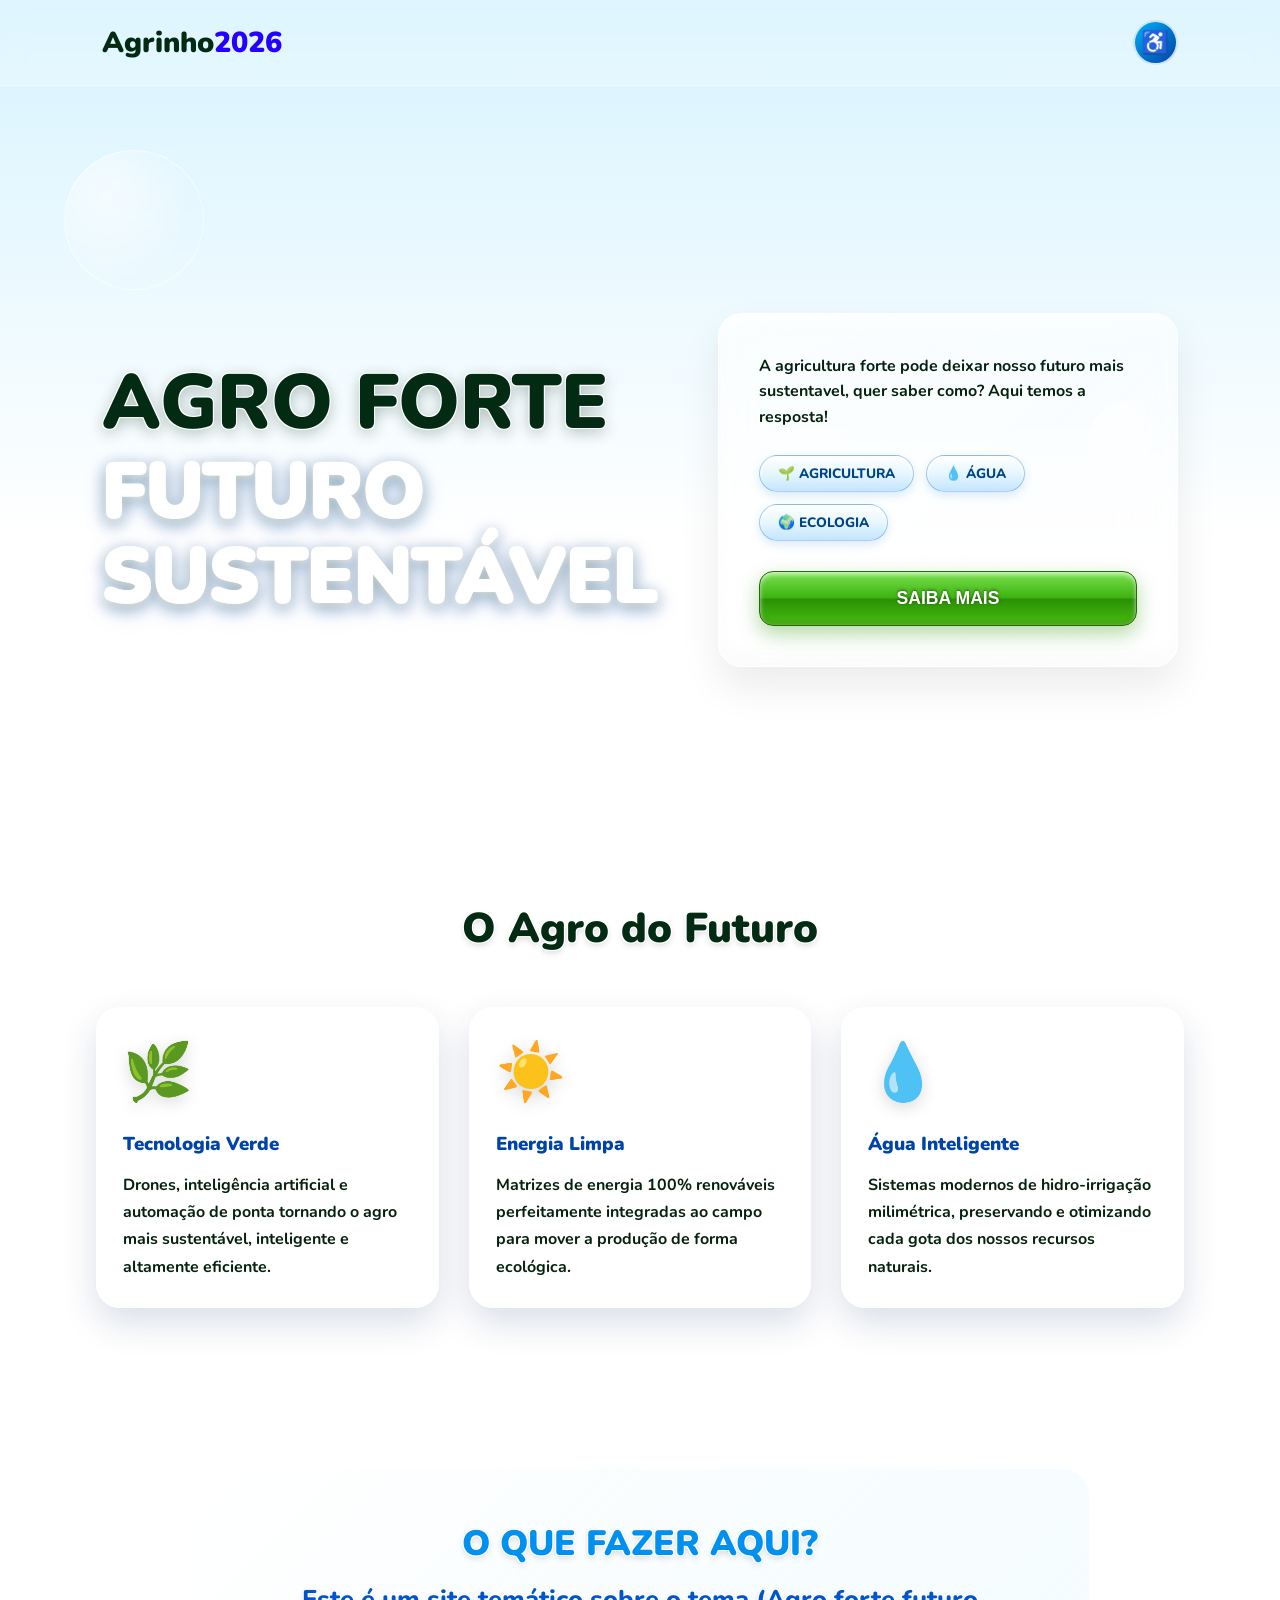
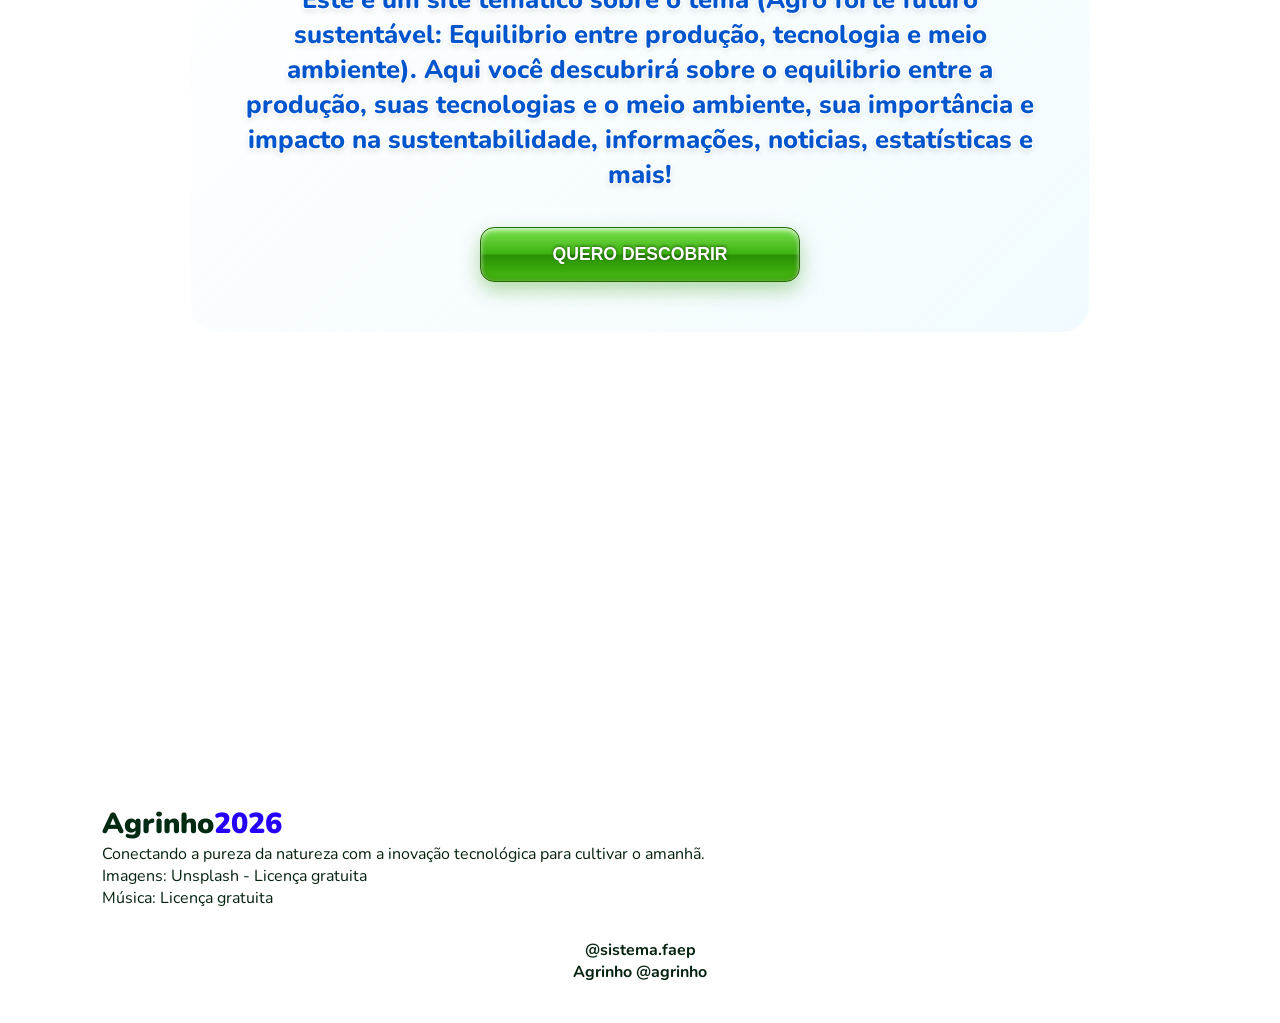
<file: index.html>
<!-- ============================================================================ -->
<!-- AUTOR: [Gabriel de Moraes Rocha]                                             -->
<!-- DATA: Junho/Julho de 2026                                                    -->
<!-- PROJETO: Agrinho 2026 - Agro forte futuro sustentável                        -->
<!-- ARQUIVO: index.html - Página de entrada (Landing Page)                       -->
<!-- DESCRIÇÃO: Página inicial de boas-vindas do site, apresenta o tema,          -->
<!--            cards informativos e redireciona para a página principal          -->
<!-- ============================================================================ -->

<!DOCTYPE html>
<html lang="pt-br">
<head>
    <!-- ===== METADADOS E CONFIGURAÇÕES ===== -->
    <meta charset="UTF-8">                              <!-- Define codificação UTF-8 para suporte a acentos e caracteres especiais -->
    <meta name="viewport" content="width=device-width, initial-scale=1.0"> <!-- Torna o site responsivo em dispositivos móveis -->
    <title>Bem vindo</title>                            <!-- Título que aparece na aba do navegador -->

    <!-- ===== FONTES EXTERNAS ===== -->
    <!-- Pré-conexões para otimizar o carregamento das fontes do Google -->
    <link rel="preconnect" href="https://fonts.googleapis.com">
    <link rel="preconnect" href="https://fonts.gstatic.com" crossorigin>
    <!-- Importa a fonte Nunito nos pesos 400, 600, 700 e 900 -->
    <link href="https://fonts.googleapis.com/css2?family=Nunito:wght@400;600;700;900&display=swap" rel="stylesheet">

    <!-- ===== ESTILOS CSS ===== -->
    <!-- Link para o arquivo de estilos localizado na pasta CSS (caminho absoluto) -->
    <link rel="stylesheet" href="CSS/style.css">
</head>
<body>

    <!-- ============================================================================ -->
    <!-- SEÇÃO 1: BOLHAS DECORATIVAS INTERATIVAS                                       -->
    <!-- ============================================================================ -->
    <!-- Bolhas flutuantes que podem ser arrastadas pela tela (efeito visual) -->
    <div class="bubble b1"></div>   <!-- Bolha 1 - maior, posicionada à esquerda -->
    <div class="bubble b2"></div>   <!-- Bolha 2 - média, posicionada à direita -->
    <div class="bubble b3"></div>   <!-- Bolha 3 - pequena, posicionada à esquerda inferior -->
    <div class="bubble b4"></div>   <!-- Bolha 4 - média, posicionada à direita inferior -->

    <!-- ============================================================================ -->
    <!-- SEÇÃO 2: CABEÇALHO (NAVBAR)                                                  -->
    <!-- ============================================================================ -->
    <!-- Barra de navegação superior fixa -->
    <header class="navbar">
        <div class="logo">
            Agrinho<span>2026</span>   <!-- Logo do projeto com destaque no ano -->
        </div>
        <!-- Wrapper para o menu de acessibilidade -->
        <div class="accessibility-wrapper">
            <!-- Botão que abre/fecha o menu de acessibilidade (ícone ♿) -->
            <button class="accessibility-btn" id="accessibleToggle" aria-label="Menu de Acessibilidade" title="Acessibilidade">♿</button>
            <!-- Menu dropdown com opções de acessibilidade -->
            <div class="accessibility-menu" id="accessibleMenu">
                <button id="btnIncText">➕ Aumentar Texto</button>                <!-- Aumenta o tamanho da fonte -->
                <button id="btnDecText">➖ Diminuir Texto</button>                <!-- Diminui o tamanho da fonte -->
                <button id="btnContrast">☯️ Alto Contraste</button>              <!-- Ativa modo de alto contraste -->
                <button id="btnDaltonismo">👁️ Modo Daltonismo (Vermelho/Verde)</button> <!-- Ativa modo para daltônicos -->
                <button id="btnModoEscuro">🌙 Modo Escuro</button>               <!-- Ativa o modo escuro -->
            </div>
        </div>
    </header>

    <!-- ============================================================================ -->
    <!-- SEÇÃO 3: VLIBRAS - FERRAMENTA DE ACESSIBILIDADE EM LIBRAS                    -->
    <!-- ============================================================================ -->
    <!-- Widget oficial do governo brasileiro para tradução de conteúdo para Libras -->
    <div vw class="enabled">
        <div vw-access-button class="active"></div>      <!-- Botão flutuante do VLibras -->
        <div vw-plugin-wrapper>
            <div class="vw-plugin-top-wrapper"></div>    <!-- Container do plugin -->
        </div>
    </div>

    <!-- ============================================================================ -->
    <!-- SEÇÃO 4: HERO SECTION (TÍTULO PRINCIPAL E CHAMADA PARA AÇÃO)                 -->
    <!-- ============================================================================ -->
    <section class="hero">
        <div class="hero-content">
            <!-- Lado esquerdo - Título principal -->
            <div class="left">
                <h1>
                    AGRO FORTE                        <!-- Linha principal do título -->
                    <span>FUTURO SUSTENTÁVEL</span>   <!-- Subtexto com gradiente -->
                </h1>
            </div>

            <!-- Lado direito - Descrição e botão -->
            <div class="right">
                <!-- Descrição curta do propósito do site -->
                <p class="description">
                    A agricultura forte pode deixar nosso futuro mais sustentavel, quer saber como? Aqui temos a resposta!
                </p>
                <!-- Tags temáticas -->
                <div class="tags">
                    <span>🌱 AGRICULTURA</span>   <!-- Tag Agricultura -->
                    <span>💧 ÁGUA</span>          <!-- Tag Água -->
                    <span>🌍 ECOLOGIA</span>      <!-- Tag Ecologia -->
                </div>
                <!-- Botão que abre o repositório -->
            <a href="https://github.com/gabriel-moraesrocha/PROJETO-AGRINHO---2026" target="_blank" rel="noopener noreferrer">
                <button class="btn" id="btnSaibaMais">SAIBA MAIS</button>
            </a>
            </div>
        </div>
    </section>

    <!-- ============================================================================ -->
    <!-- SEÇÃO 5: CARDS INFORMATIVOS - "O Agro do Futuro"                             -->
    <!-- ============================================================================ -->
    <section class="section">
        <!-- Título da seção -->
        <h2 class="section-title">O Agro do Futuro</h2>
        <div class="cards">
            <!-- Card 1: Tecnologia Verde -->
            <div class="card">
                <div class="icon">🌿</div>                       <!-- Ícone do card -->
                <h3>Tecnologia Verde</h3>                       <!-- Título do card -->
                <p>Drones, inteligência artificial e automação de ponta tornando o agro mais sustentável, inteligente e altamente eficiente.</p> <!-- Descrição -->
            </div>
            <!-- Card 2: Energia Limpa -->
            <div class="card">
                <div class="icon">☀️</div>
                <h3>Energia Limpa</h3>
                <p>Matrizes de energia 100% renováveis perfeitamente integradas ao campo para mover a produção de forma ecológica.</p>
            </div>
            <!-- Card 3: Água Inteligente -->
            <div class="card">
                <div class="icon">💧</div>
                <h3>Água Inteligente</h3>
                <p>Sistemas modernos de hidro-irrigação milimétrica, preservando e otimizando cada gota dos nossos recursos naturais.</p>
            </div>
        </div>
    </section>

    <!-- ============================================================================ -->
    <!-- SEÇÃO 6: OBJETIVO DO SITE E REDIRECIONAMENTO                                 -->
    <!-- ============================================================================ -->
    <div class="objetivo">
        <!-- Título principal da seção -->
        <h2>O QUE FAZER AQUI?</h2>
        <!-- Subtítulo explicativo sobre o propósito do site -->
        <h2 class="subtitle">Este é um site temático sobre o tema (Agro forte futuro sustentável: Equilibrio entre produção, tecnologia e meio ambiente). Aqui você descubrirá sobre o equilibrio entre a produção, suas tecnologias e o meio ambiente, sua importância e impacto na sustentabilidade, informações, noticias, estatísticas e mais!</h2>
        <!-- Botão que redireciona para a página principal (dashboard) -->
        <button onclick="window.location.href='HTML/paginaprincipal.html'" class="btn btn-center">QUERO DESCOBRIR</button>
    </div>
    
    <!-- Espaçamento vertical para afastar o conteúdo do rodapé -->
    <br><br><br><br><br><br><br><br><br><br><br><br><br><br><br>
    
    <!-- ============================================================================ -->
    <!-- SEÇÃO 7: RODAPÉ (FOOTER)                                                     -->
    <!-- ============================================================================ -->
    <footer class="site-footer">
        <div class="footer-container">
            <div class="footer-brand">
                <!-- Logo do rodapé -->
                <div class="logo">Agrinho<span>2026</span></div>
                <!-- Slogan do projeto -->
                <p>Conectando a pureza da natureza com a inovação tecnológica para cultivar o amanhã.</p>
            </div>
        </div>

        <!-- Créditos das mídias utilizadas (conforme exigência do regulamento) -->
        <div class="creditos">
            <p>Imagens: Unsplash - Licença gratuita</p>   <!-- Crédito das imagens -->
            <p>Música: Licença gratuita</p>               <!-- Crédito da música de fundo -->
        </div>

        <!-- Informações institucionais -->
        <div class="footer-bottom">
            <p>@sistema.faep</p>      <!-- Crédito do SENAR/FAEP -->
            <p>Agrinho @agrinho</p>    <!-- Marca do programa Agrinho -->
        </div>
    </footer>

    <!-- ============================================================================ -->
    <!-- SEÇÃO 9: SCRIPTS E INICIALIZAÇÃO                                             -->
    <!-- ============================================================================ -->
    <!-- Arquivo JavaScript principal (caminho absoluto) -->
    <script src="JS/main.js"></script>
    <!-- Biblioteca VLibras para acessibilidade em Libras -->
    <script src="https://vlibras.gov.br/app/vlibras-plugin.js"></script>
    <!-- Script de inicialização do VLibras e controle do popup README -->
    <script>new window.VLibras.Widget('https://vlibras.gov.br/app');</script>
</body>
</html>
</file>
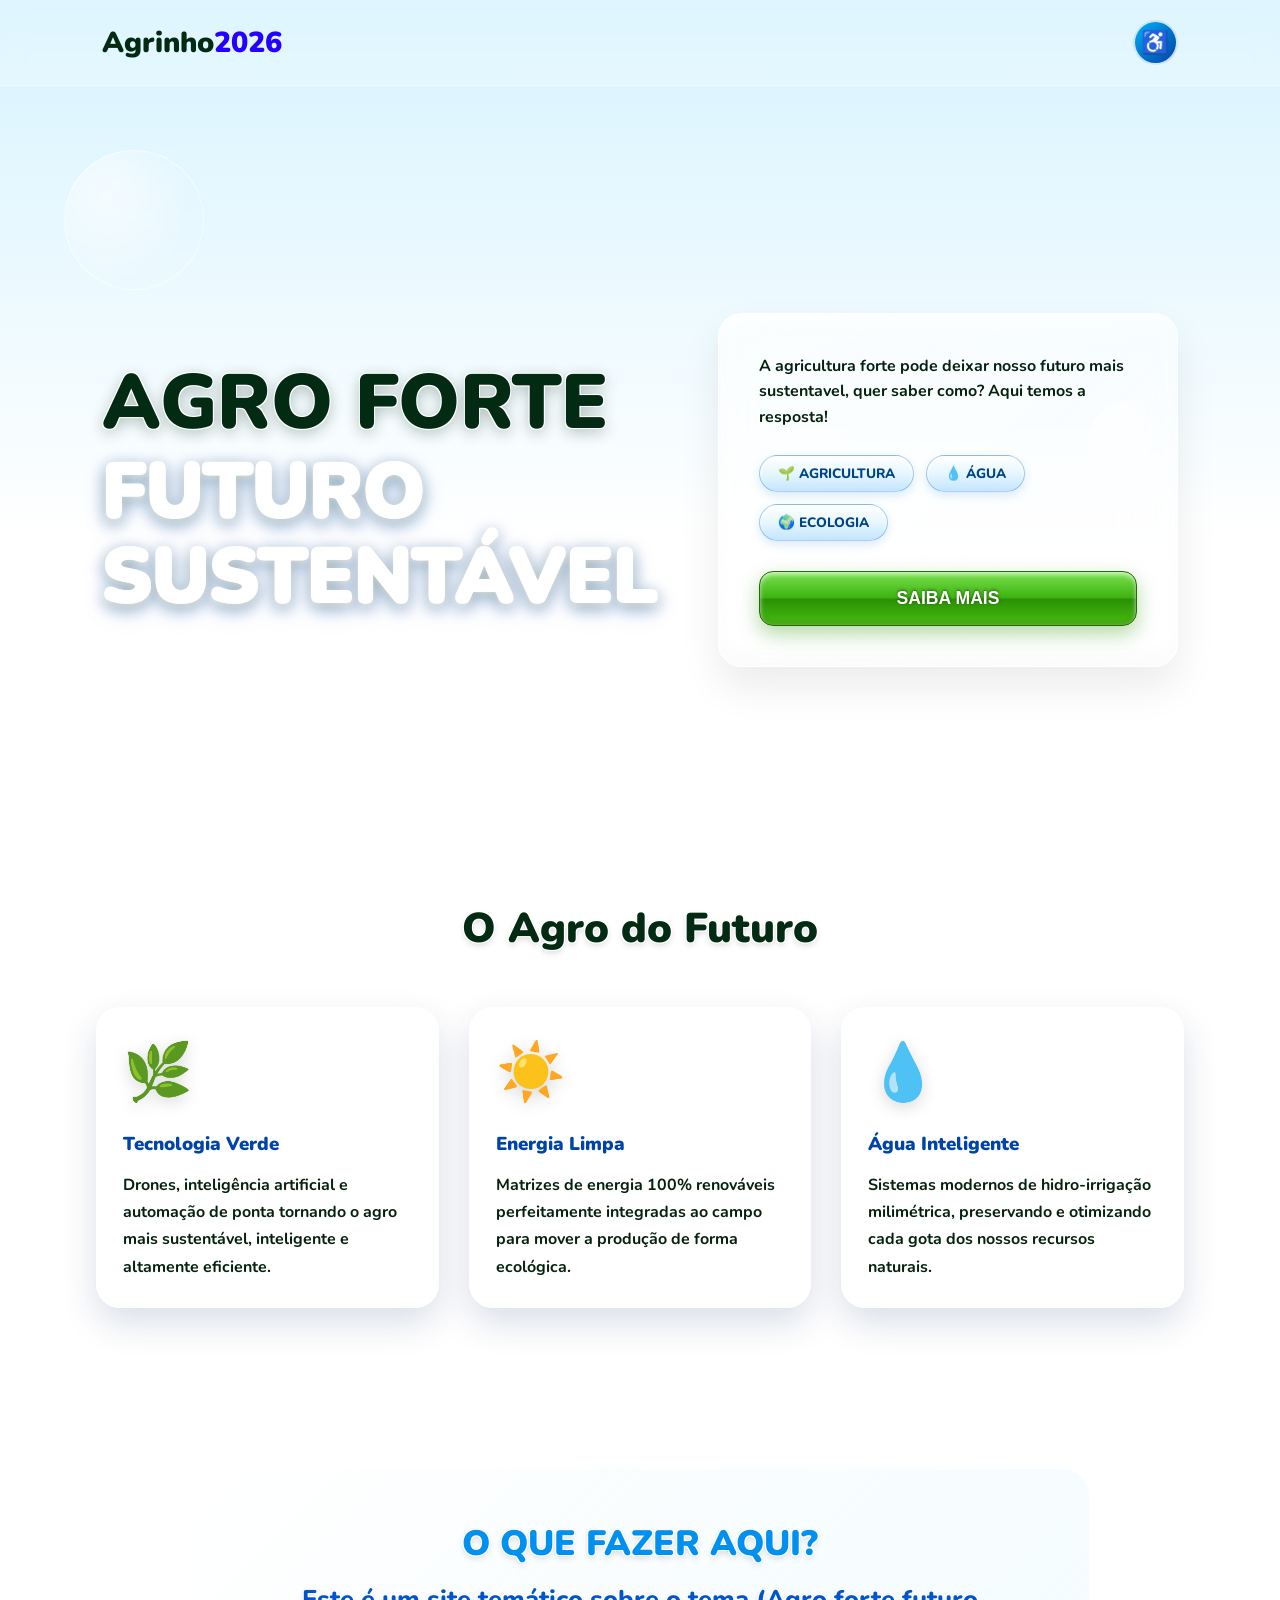
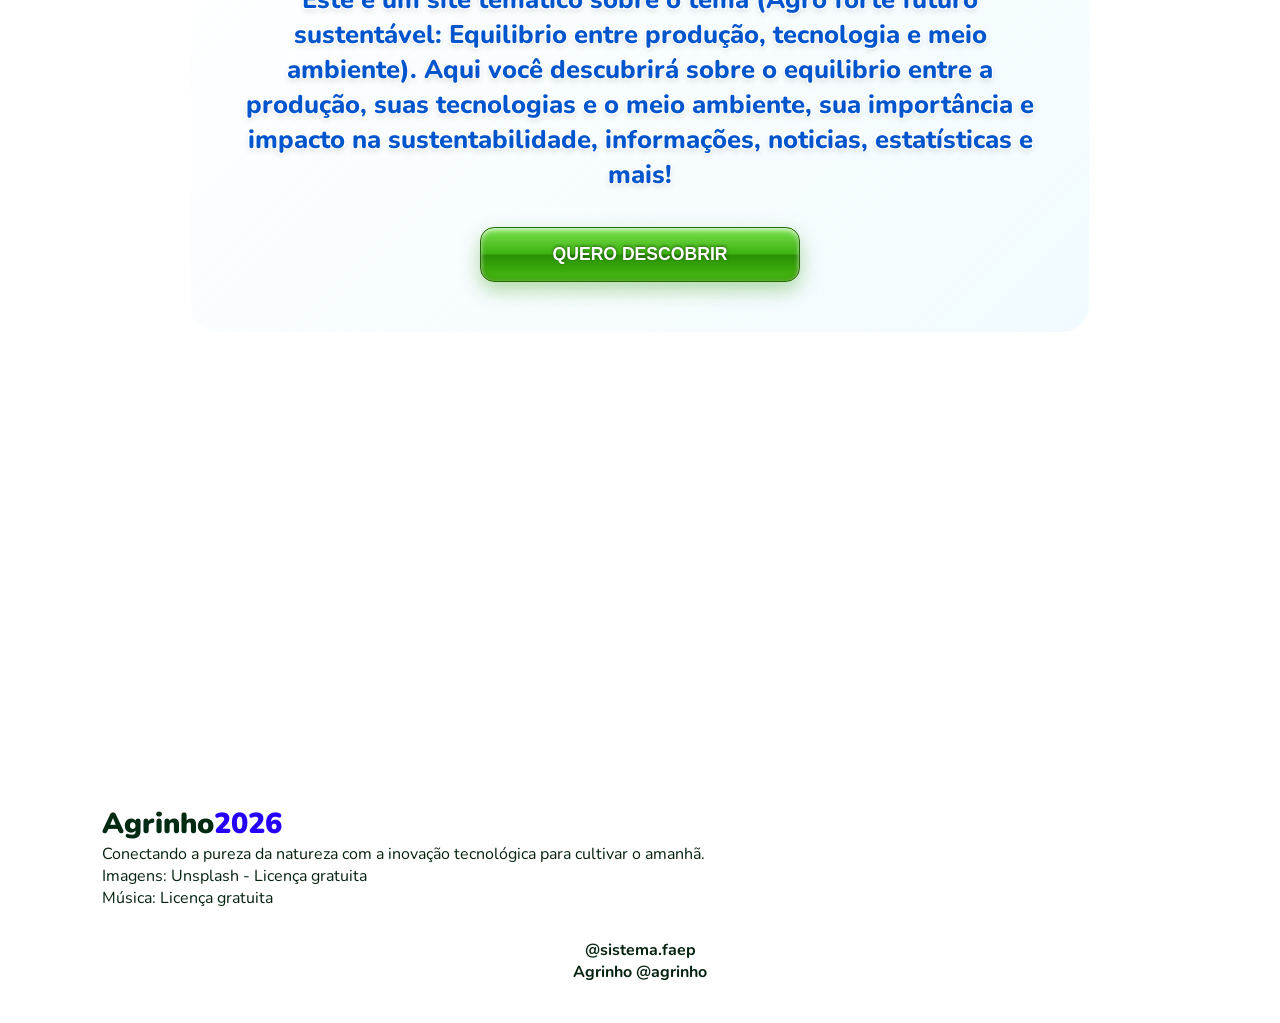
<file: HTML/index.html>
<!-- ============================================================================ -->
<!-- AUTOR: [Gabriel de Moraes Rocha]                                                            -->
<!-- DATA: Junho/Julho de 2026                                                    -->
<!-- PROJETO: Agrinho 2026 - Agro forte futuro sustentável                                      -->
<!-- ARQUIVO: index.html - Página de entrada (Landing Page)                       -->
<!-- DESCRIÇÃO: Página inicial de boas-vindas do site, apresenta o tema,          -->
<!--            cards informativos e redireciona para a página principal          -->
<!-- ============================================================================ -->

<!DOCTYPE html>
<html lang="pt-br">
<head>
    <!-- ===== METADADOS E CONFIGURAÇÕES ===== -->
    <meta charset="UTF-8">                              <!-- Define codificação UTF-8 para suporte a acentos e caracteres especiais -->
    <meta name="viewport" content="width=device-width, initial-scale=1.0"> <!-- Torna o site responsivo em dispositivos móveis -->
    <title>Bem vindo</title>                            <!-- Título que aparece na aba do navegador -->

    <!-- ===== FONTES EXTERNAS ===== -->
    <!-- Pré-conexões para otimizar o carregamento das fontes do Google -->
    <link rel="preconnect" href="https://fonts.googleapis.com">
    <link rel="preconnect" href="https://fonts.gstatic.com" crossorigin>
    <!-- Importa a fonte Nunito nos pesos 400, 600, 700 e 900 -->
    <link href="https://fonts.googleapis.com/css2?family=Nunito:wght@400;600;700;900&display=swap" rel="stylesheet">

    <!-- ===== ESTILOS CSS ===== -->
    <!-- Link para o arquivo de estilos localizado na pasta CSS (caminho absoluto) -->
    <link rel="stylesheet" href="/CSS/style.css">
</head>
<body>

    <!-- ============================================================================ -->
    <!-- SEÇÃO 1: BOLHAS DECORATIVAS INTERATIVAS                                       -->
    <!-- ============================================================================ -->
    <!-- Bolhas flutuantes que podem ser arrastadas pela tela (efeito visual) -->
    <div class="bubble b1"></div>   <!-- Bolha 1 - maior, posicionada à esquerda -->
    <div class="bubble b2"></div>   <!-- Bolha 2 - média, posicionada à direita -->
    <div class="bubble b3"></div>   <!-- Bolha 3 - pequena, posicionada à esquerda inferior -->
    <div class="bubble b4"></div>   <!-- Bolha 4 - média, posicionada à direita inferior -->

    <!-- ============================================================================ -->
    <!-- SEÇÃO 2: CABEÇALHO (NAVBAR)                                                  -->
    <!-- ============================================================================ -->
    <!-- Barra de navegação superior fixa -->
    <header class="navbar">
        <div class="logo">
            Agrinho<span>2026</span>   <!-- Logo do projeto com destaque no ano -->
        </div>
        <!-- Wrapper para o menu de acessibilidade -->
        <div class="accessibility-wrapper">
            <!-- Botão que abre/fecha o menu de acessibilidade (ícone ♿) -->
            <button class="accessibility-btn" id="accessibleToggle" aria-label="Menu de Acessibilidade" title="Acessibilidade">♿</button>
            <!-- Menu dropdown com opções de acessibilidade -->
            <div class="accessibility-menu" id="accessibleMenu">
                <button id="btnIncText">➕ Aumentar Texto</button>                <!-- Aumenta o tamanho da fonte -->
                <button id="btnDecText">➖ Diminuir Texto</button>                <!-- Diminui o tamanho da fonte -->
                <button id="btnContrast">☯️ Alto Contraste</button>              <!-- Ativa modo de alto contraste -->
                <button id="btnDaltonismo">👁️ Modo Daltonismo (Vermelho/Verde)</button> <!-- Ativa modo para daltônicos -->
                <button id="btnModoEscuro">🌙 Modo Escuro</button>               <!-- Ativa o modo escuro -->
            </div>
        </div>
    </header>

    <!-- ============================================================================ -->
    <!-- SEÇÃO 3: VLIBRAS - FERRAMENTA DE ACESSIBILIDADE EM LIBRAS                    -->
    <!-- ============================================================================ -->
    <!-- Widget oficial do governo brasileiro para tradução de conteúdo para Libras -->
    <div vw class="enabled">
        <div vw-access-button class="active"></div>      <!-- Botão flutuante do VLibras -->
        <div vw-plugin-wrapper>
            <div class="vw-plugin-top-wrapper"></div>    <!-- Container do plugin -->
        </div>
    </div>

    <!-- ============================================================================ -->
    <!-- SEÇÃO 4: HERO SECTION (TÍTULO PRINCIPAL E CHAMADA PARA AÇÃO)                 -->
    <!-- ============================================================================ -->
    <section class="hero">
        <div class="hero-content">
            <!-- Lado esquerdo - Título principal -->
            <div class="left">
                <h1>
                    AGRO FORTE                        <!-- Linha principal do título -->
                    <span>FUTURO SUSTENTÁVEL</span>   <!-- Subtexto com gradiente -->
                </h1>
            </div>

            <!-- Lado direito - Descrição e botão -->
            <div class="right">
                <!-- Descrição curta do propósito do site -->
                <p class="description">
                    A agricultura forte pode deixar nosso futuro mais sustentavel, quer saber como? Aqui temos a resposta!
                </p>
                <!-- Tags temáticas -->
                <div class="tags">
                    <span>🌱 AGRICULTURA</span>   <!-- Tag Agricultura -->
                    <span>💧 ÁGUA</span>          <!-- Tag Água -->
                    <span>🌍 ECOLOGIA</span>      <!-- Tag Ecologia -->
                </div>
                <!-- Botão que abre o popup com informações do README -->
                <button class="btn" id="btnSaibaMais">SAIBA MAIS</button>
            </div>
        </div>
    </section>

    <!-- ============================================================================ -->
    <!-- SEÇÃO 5: CARDS INFORMATIVOS - "O Agro do Futuro"                             -->
    <!-- ============================================================================ -->
    <section class="section">
        <!-- Título da seção -->
        <h2 class="section-title">O Agro do Futuro</h2>
        <div class="cards">
            <!-- Card 1: Tecnologia Verde -->
            <div class="card">
                <div class="icon">🌿</div>                       <!-- Ícone do card -->
                <h3>Tecnologia Verde</h3>                       <!-- Título do card -->
                <p>Drones, inteligência artificial e automação de ponta tornando o agro mais sustentável, inteligente e altamente eficiente.</p> <!-- Descrição -->
            </div>
            <!-- Card 2: Energia Limpa -->
            <div class="card">
                <div class="icon">☀️</div>
                <h3>Energia Limpa</h3>
                <p>Matrizes de energia 100% renováveis perfeitamente integradas ao campo para mover a produção de forma ecológica.</p>
            </div>
            <!-- Card 3: Água Inteligente -->
            <div class="card">
                <div class="icon">💧</div>
                <h3>Água Inteligente</h3>
                <p>Sistemas modernos de hidro-irrigação milimétrica, preservando e otimizando cada gota dos nossos recursos naturais.</p>
            </div>
        </div>
    </section>

    <!-- ============================================================================ -->
    <!-- SEÇÃO 6: OBJETIVO DO SITE E REDIRECIONAMENTO                                 -->
    <!-- ============================================================================ -->
    <div class="objetivo">
        <!-- Título principal da seção -->
        <h2>O QUE FAZER AQUI?</h2>
        <!-- Subtítulo explicativo sobre o propósito do site -->
        <h2 class="subtitle">Este é um site temático sobre o tema (Agro forte futuro sustentável: Equilibrio entre produção, tecnologia e meio ambiente). Aqui você descubrirá sobre o equilibrio entre a produção, suas tecnologias e o meio ambiente, sua importância e impacto na sustentabilidade, informações, noticias, estatísticas e mais!</h2>
        <!-- Botão que redireciona para a página principal (dashboard) -->
        <button onclick="window.location.href='paginaprincipal.html'" class="btn btn-center">QUERO DESCOBRIR</button>
    </div>
    
    <!-- Espaçamento vertical para afastar o conteúdo do rodapé -->
    <br><br><br><br><br><br><br><br><br><br><br><br><br><br><br>
    
    <!-- ============================================================================ -->
    <!-- SEÇÃO 7: RODAPÉ (FOOTER)                                                     -->
    <!-- ============================================================================ -->
    <footer class="site-footer">
        <div class="footer-container">
            <div class="footer-brand">
                <!-- Logo do rodapé -->
                <div class="logo">Agrinho<span>2026</span></div>
                <!-- Slogan do projeto -->
                <p>Conectando a pureza da natureza com a inovação tecnológica para cultivar o amanhã.</p>
            </div>
        </div>

        <!-- Créditos das mídias utilizadas (conforme exigência do regulamento) -->
        <div class="creditos">
            <p>Imagens: Unsplash - Licença gratuita</p>   <!-- Crédito das imagens -->
            <p>Música: Licença gratuita</p>               <!-- Crédito da música de fundo -->
        </div>

        <!-- Informações institucionais -->
        <div class="footer-bottom">
            <p>@sistema.faep</p>      <!-- Crédito do SENAR/FAEP -->
            <p>Agrinho @agrinho</p>    <!-- Marca do programa Agrinho -->
        </div>
    </footer>

    <!-- ============================================================================ -->
    <!-- SEÇÃO 8: POPUP README (MODAL COM INFORMAÇÕES DO PROJETO)                     -->
    <!-- ============================================================================ -->
    <!-- Popup que aparece ao clicar no botão "SAIBA MAIS" -->
    <div id="popupReadme" class="popup-readme">
        <div class="popup-readme-conteudo">
            <!-- Botão para fechar o popup -->
            <button class="popup-readme-fechar" id="fecharPopup">×</button>
            
            <!-- Título principal do README -->
            <h1>🌱 AGRINHO 2026 - AGRO SUSTENTÁVEL</h1>
            
            <!-- SEÇÃO: Visão Geral -->
            <h2>📌 Visão Geral do Projeto</h2>
            <p>O <strong>Agrinho 2026</strong> é uma plataforma educativa interativa desenvolvida para promover a conscientização sobre agricultura sustentável, o equilíbrio entre produção agrícola, tecnologia e meio ambiente. O projeto é composto por 3 páginas principais que se complementam, oferecendo uma experiência completa de aprendizado.</p>
            
            <hr> <!-- Linha divisória -->
            
            <!-- SEÇÃO: Estrutura do Site -->
            <h2>📂 Estrutura do Site</h2>
            <ul>
                <li><strong>Landing Page (index.html)</strong> - Porta de entrada e apresentação do tema</li>
                <li><strong>Dashboard Principal (paginaprincipal.html)</strong> - Central de informações, dados e navegação</li>
                <li><strong>Área de Passatempos (passatempos.html)</strong> - Jogos educativos e atividades interativas</li>
            </ul>
            
            <hr>
            
            <!-- SEÇÃO: Funcionalidades por Página -->
            <h2>🎮 Funcionalidades por Página</h2>
            
            <!-- Subseção: Página de Bem-vindo -->
            <h3>🏠 Página de Bem-vindo</h3>
            <ul>
                <li>Hero section com título "AGRO FORTE - FUTURO SUSTENTÁVEL"</li>
                <li>Tags temáticas: Agricultura, Água, Ecologia</li>
                <li>3 Cards informativos: Tecnologia Verde, Energia Limpa, Água Inteligente</li>
                <li>Botão "QUERO DESCOBRIR" para navegação</li>
            </ul>
            
            <!-- Subseção: Página Inicial (Dashboard) -->
            <h3>📊 Página Inicial (Dashboard)</h3>
            <ul>
                <li>Menu com 3 seções: Agro & Meio Ambiente, Interatividade, Mapeamento</li>
                <li>Cards estatísticos globais e brasileiros</li>
                <li>Mapa interativo mundial (Leaflet)</li>
                <li>5 gráficos interativos (Chart.js)</li>
                <li>Quiz com 31 perguntas</li>
                <li>Widgets: Relógio e Temperatura em tempo real</li>
                <li>Notícias do agro sustentável com modal de leitura</li>
            </ul>
            
            <!-- Subseção: Página de Passatempos -->
            <h3>🎲 Página de Passatempos</h3>
            <ul>
                <li><strong>Produtor Sustentável:</strong> Administre uma fazenda por 10 anos</li>
                <li><strong>Caça ao Erro Ambiental:</strong> Encontre 4 erros na fazenda</li>
                <li><strong>Verdadeiro ou Falso:</strong> 35 perguntas sobre sustentabilidade</li>
                <li><strong>Classificação Sustentável:</strong> Drag & Drop com 6 itens</li>
                <li><strong>Escolha seu Caminho:</strong> 6 perguntas com 2 opções</li>
                <li><strong>Simulador de Impacto:</strong> Ajuste controles e veja resultados</li>
                <li><strong>Calculadora de Pegada Ecológica</strong></li>
                <li><strong>Tour Virtual:</strong> 6 áreas com guia interativo</li>
                <li><strong>Infográficos Animados</strong> e Vídeos Educativos</li>
            </ul>
            
            <hr>
            
            <!-- SEÇÃO: Sistema de Conquistas e Nível -->
            <h2>🏆 Sistema de Conquistas e Nível</h2>
            <!-- Tabela com as conquistas e seus requisitos -->
            <table>
                <tr>
                    <th>Conquista</th>
                    <th>Requisito</th>
                </tr>
                <tr>
                    <td>🥉 Aprendiz do Campo</td>
                    <td>Completar o Quiz</td>
                </tr>
                <tr>
                    <td>🥈 Defensor da Natureza</td>
                    <td>Completar Drag & Drop</td>
                </tr>
                <tr>
                    <td>🥇 Especialista</td>
                    <td>Encontrar todos os erros</td>
                </tr>
                <tr>
                    <td>🏆 Herói do Agro</td>
                    <td>Finalizar Produtor + Tour</td>
                </tr>
            </table>
            <!-- Explicação dos níveis -->
            <p><strong>Níveis:</strong> 🌾 Aprendiz → 🛡️ Defensor → 🎓 Especialista → 🌟 Herói do Agro</p>
            
            <hr>
            
            <!-- SEÇÃO: Recursos de Acessibilidade -->
            <h2>♿ Recursos de Acessibilidade</h2>
            <ul>
                <li><strong>Aumentar/Diminuir Texto</strong> - Escala da fonte ajustável</li>
                <li><strong>Alto Contraste</strong> - Fundo preto, texto branco, bordas amarelas</li>
                <li><strong>Modo Daltonismo</strong> - Filtro para protanopia (vermelho/verde)</li>
                <li><strong>VLibras</strong> - Widget oficial de Libras</li>
            </ul>
            
            <hr>
            
            <!-- SEÇÃO: Tecnologias Utilizadas -->
            <h2>🛠️ Tecnologias Utilizadas</h2>
            <ul>
                <li>HTML5, CSS3, JavaScript</li>
                <li>Chart.js - Gráficos interativos</li>
                <li>Leaflet.js - Mapa mundial</li>
                <li>VLibras - Libras</li>
                <li>Google Fonts (Nunito)</li>
            </ul>
            
            <hr>
            
            <!-- SEÇÃO: Público-Alvo -->
            <h2>👥 Público-Alvo</h2>
            <ul>
                <li>Estudantes - Aprendizado sobre sustentabilidade agrícola</li>
                <li>Professores - Material didático interativo</li>
                <li>Produtores Rurais - Informações sobre práticas sustentáveis</li>
                <li>Profissionais do Agro - Dados e estatísticas atualizadas</li>
                <li>Público Geral - Conscientização ambiental</li>
            </ul>
            
            <hr>
            
            <!-- Frase de encerramento / slogan -->
            <p style="text-align: center; margin-top: 20px;"><em>"Conectando a pureza da natureza com a inovação tecnológica para cultivar o amanhã."</em></p>
        </div>
    </div>

    <!-- ============================================================================ -->
    <!-- SEÇÃO 9: SCRIPTS E INICIALIZAÇÃO                                             -->
    <!-- ============================================================================ -->
    <!-- Arquivo JavaScript principal (caminho absoluto) -->
    <script src="/JS/main.js"></script>
    <!-- Biblioteca VLibras para acessibilidade em Libras -->
    <script src="https://vlibras.gov.br/app/vlibras-plugin.js"></script>
    <!-- Script de inicialização do VLibras e controle do popup README -->
    <script>
        // Inicializa o widget do VLibras
        new window.VLibras.Widget('https://vlibras.gov.br/app');
        
        // ===== CONTROLE DO POPUP README =====
        // Referências aos elementos do DOM
        const popupReadme = document.getElementById('popupReadme');      // Container do popup
        const btnSaibaMais = document.getElementById('btnSaibaMais');    // Botão que abre o popup
        const fecharPopup = document.getElementById('fecharPopup');      // Botão de fechar do popup
        
        // Função: Abre o popup e bloqueia o scroll da página
        function abrirPopup() {
            popupReadme.classList.add('show');           // Adiciona classe para exibir
            document.body.style.overflow = 'hidden';     // Remove scroll da página
        }
        
        // Função: Fecha o popup e restaura o scroll
        function fecharPopupFunc() {
            popupReadme.classList.remove('show');        // Remove classe para esconder
            document.body.style.overflow = '';           // Restaura scroll
        }
        
        // Evento de clique no botão "SAIBA MAIS" - abre o popup
        btnSaibaMais.addEventListener('click', abrirPopup);
        // Evento de clique no botão de fechar (X) - fecha o popup
        fecharPopup.addEventListener('click', fecharPopupFunc);
        
        // Evento de clique no fundo escuro do popup - fecha o popup também
        popupReadme.addEventListener('click', function(e) {
            if (e.target === popupReadme) {              // Verifica se clicou no fundo (não no conteúdo)
                fecharPopupFunc();
            }
        });
    </script>

</body>
</html>
</file>
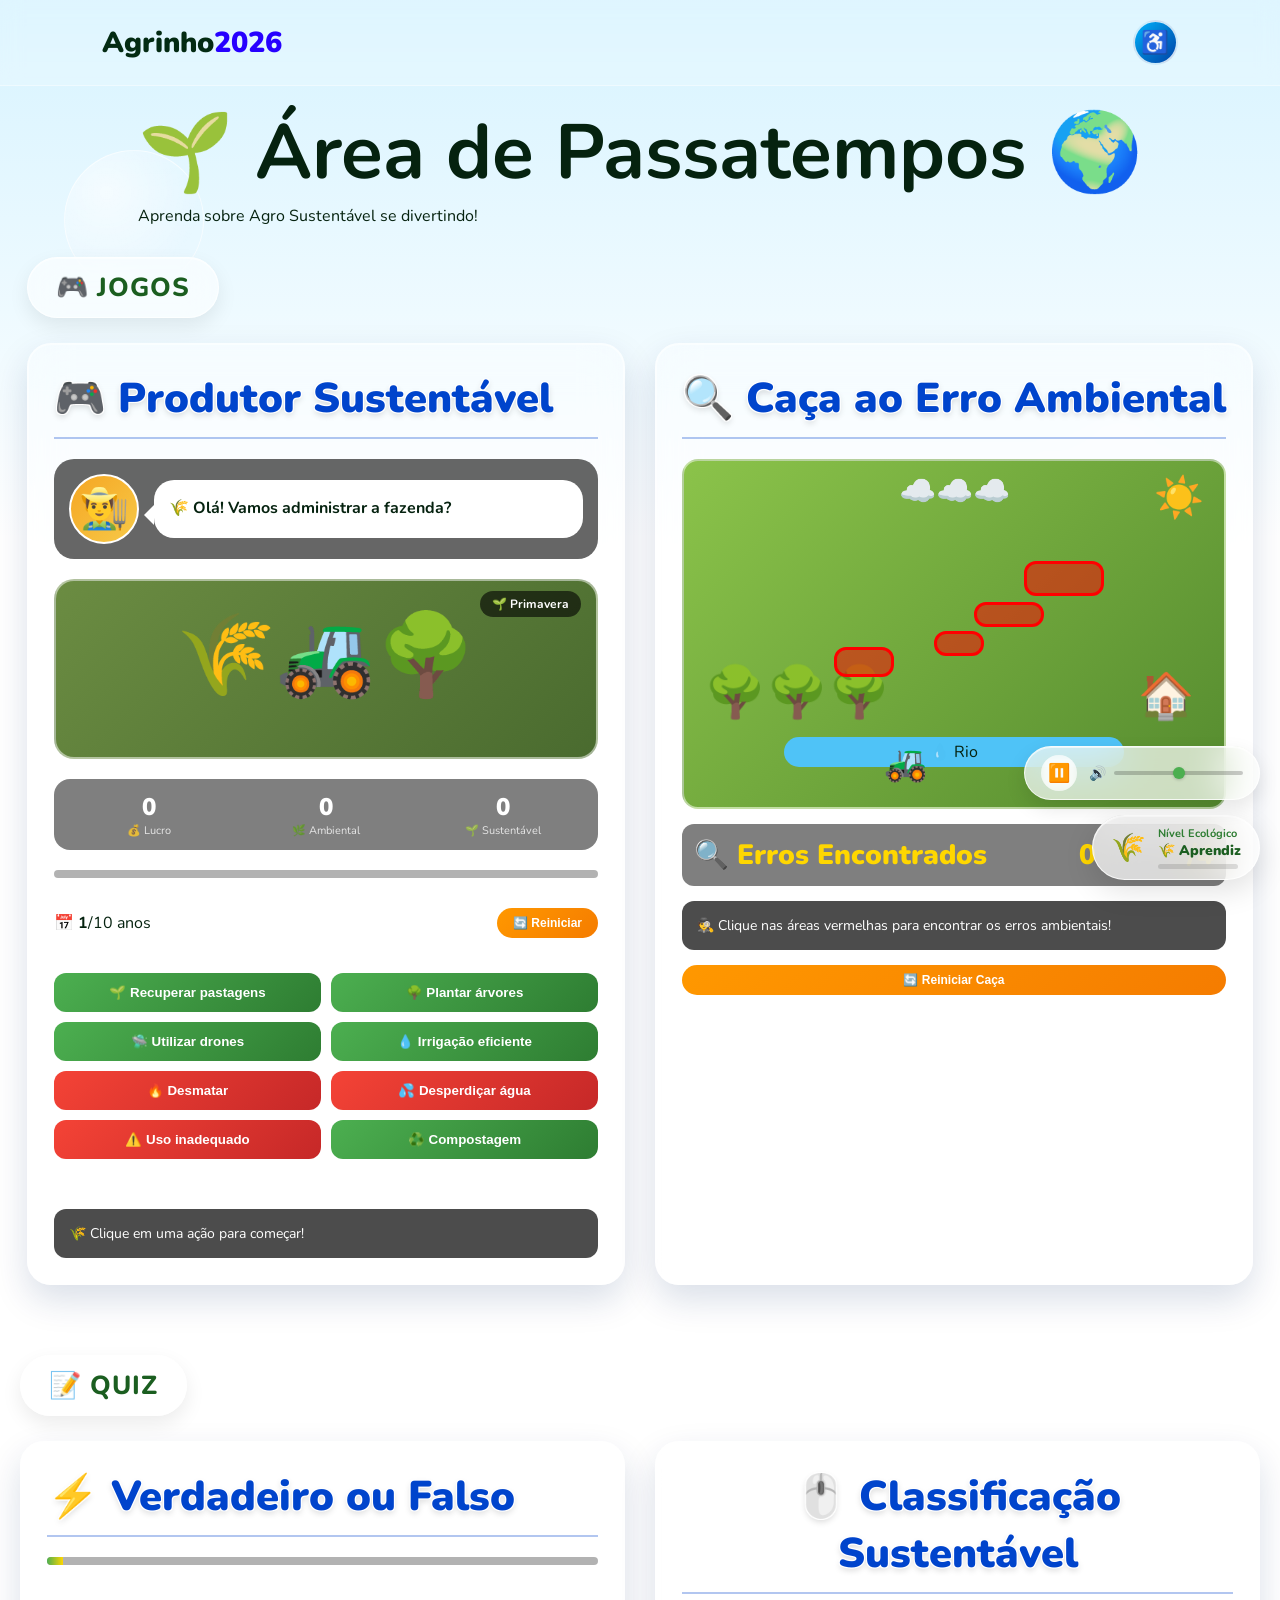
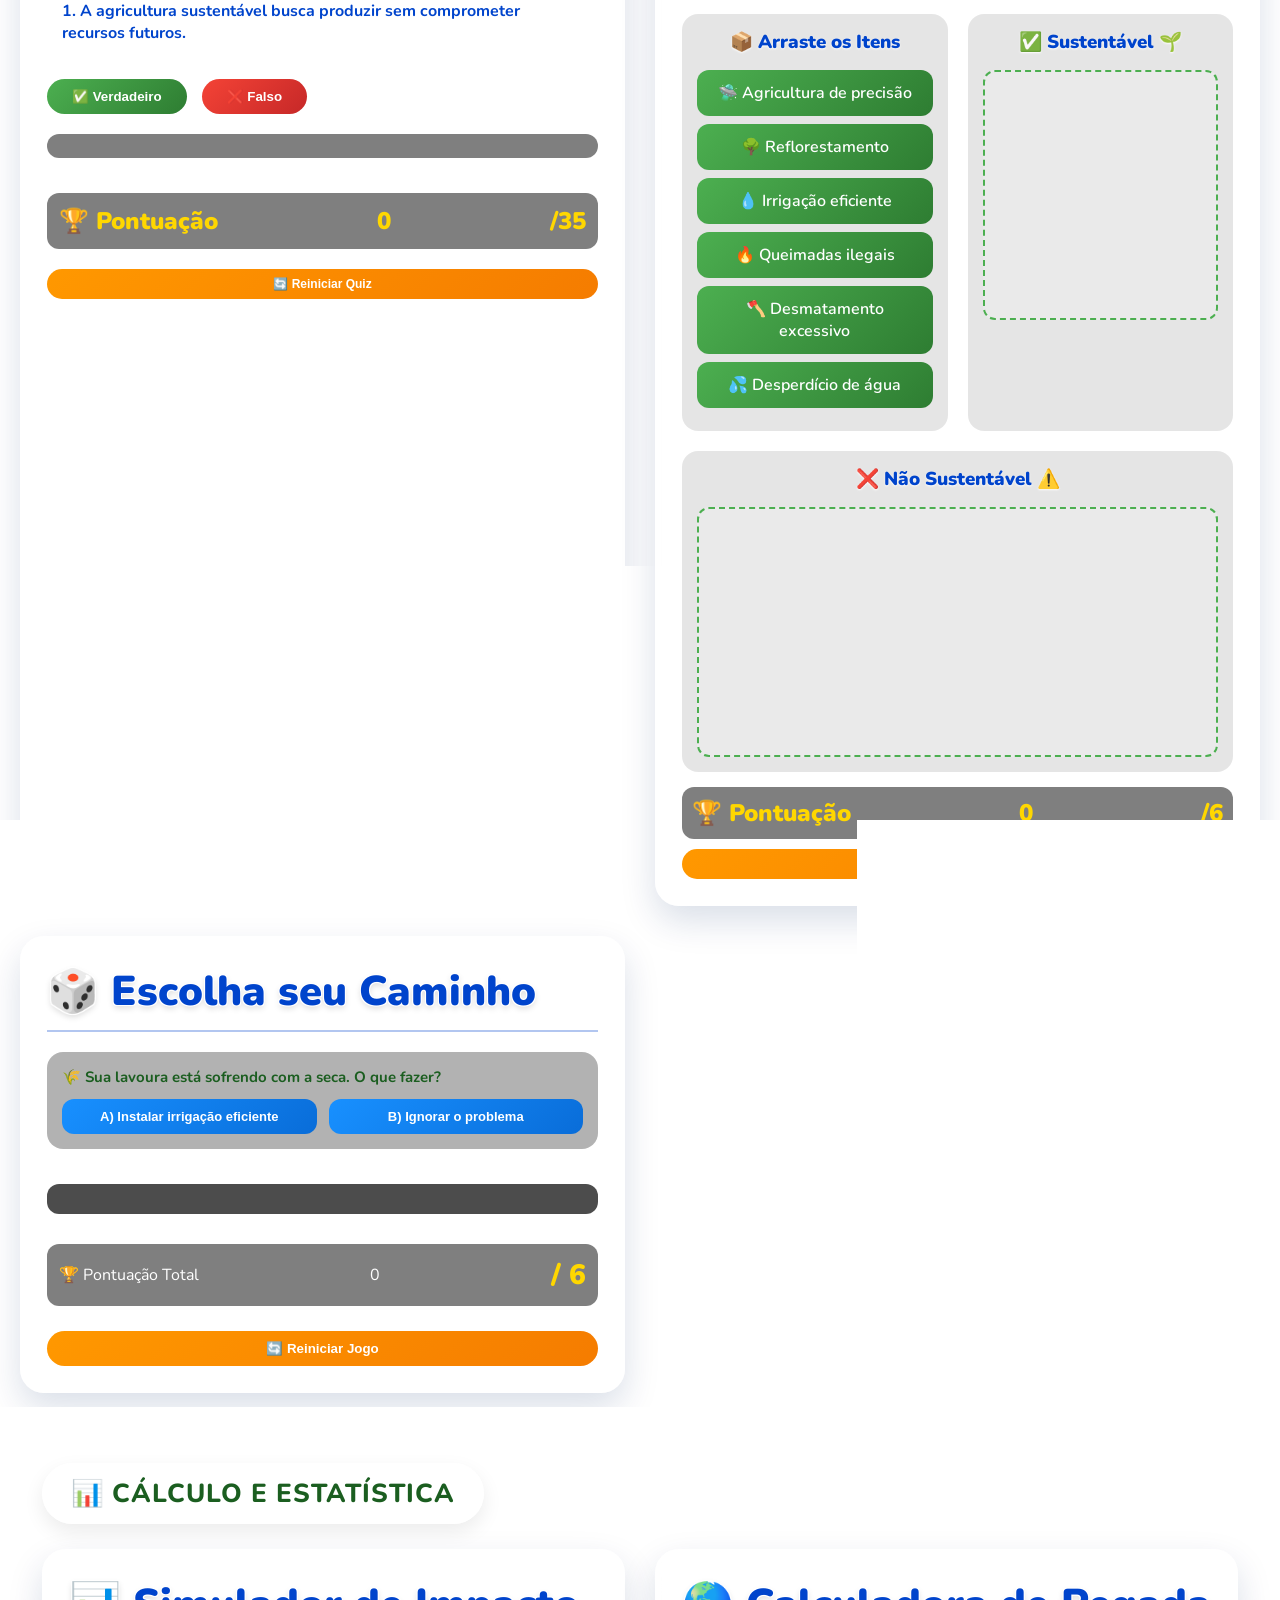
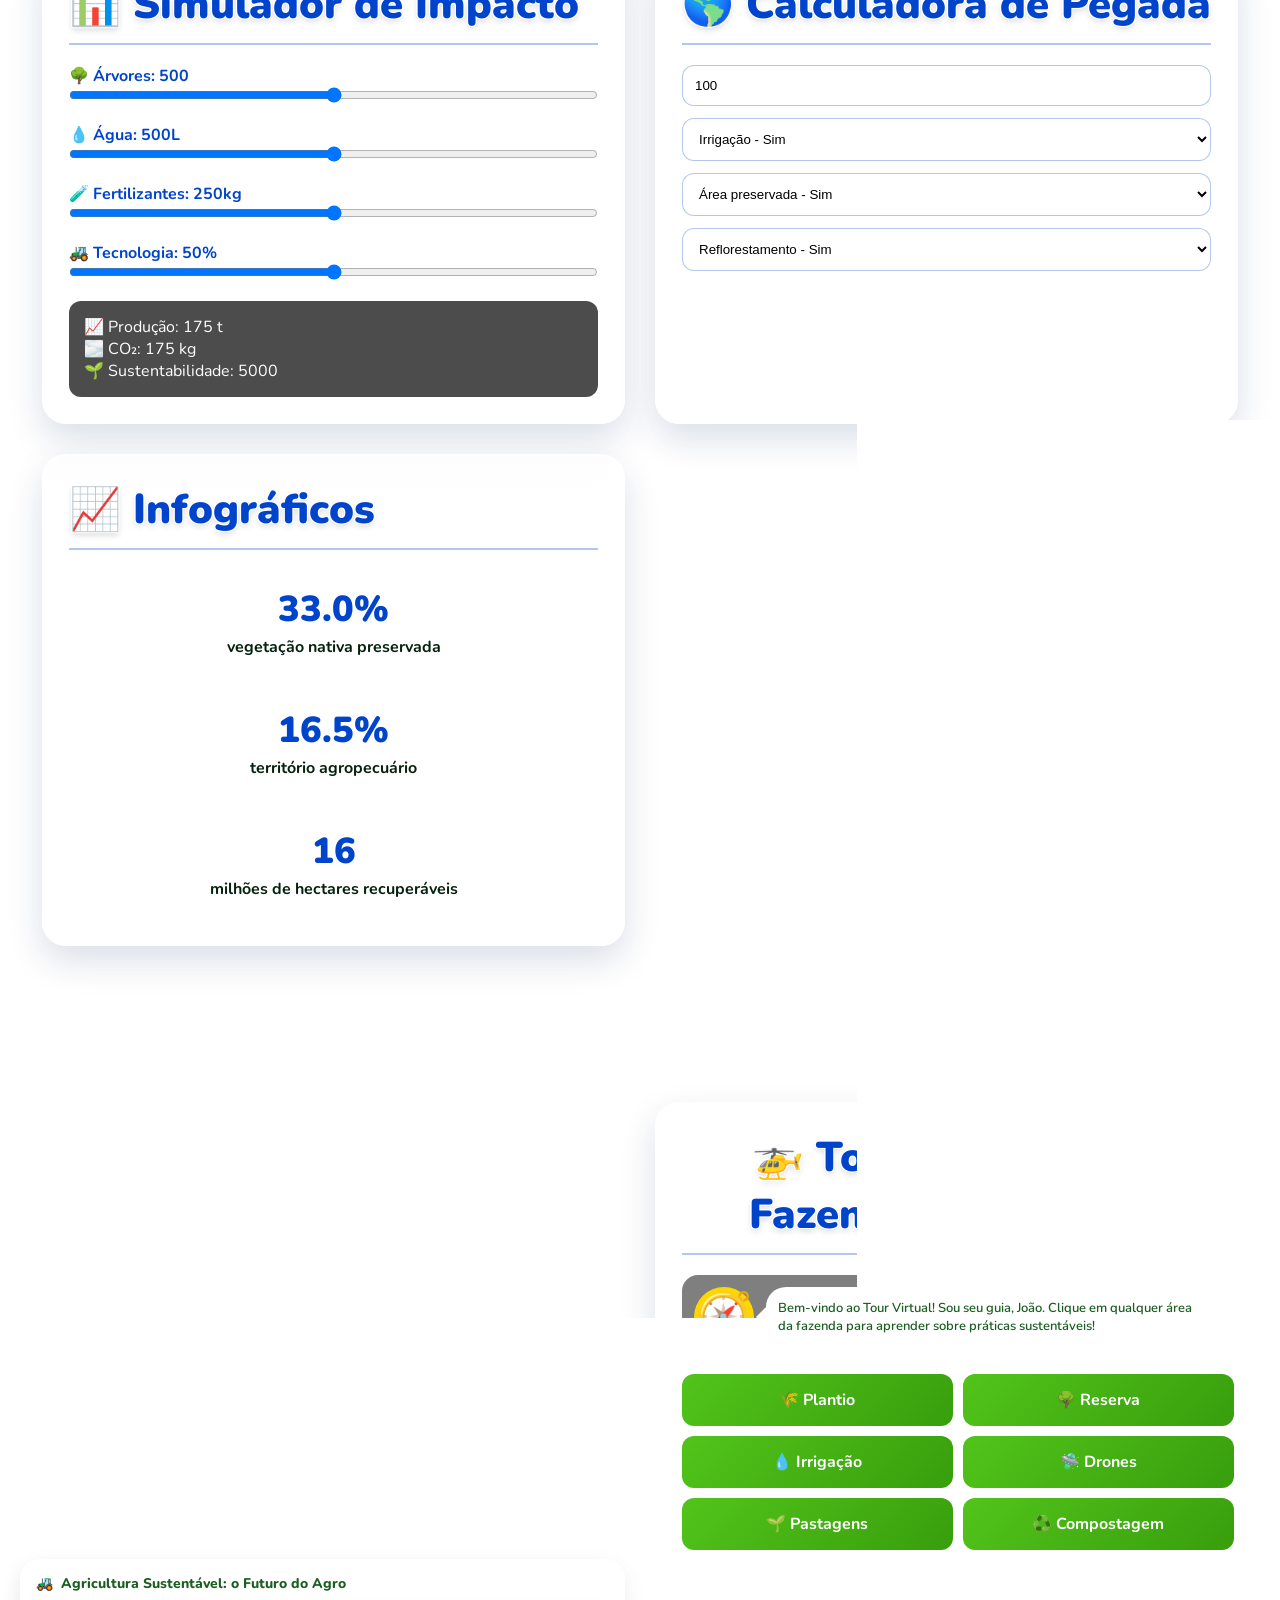
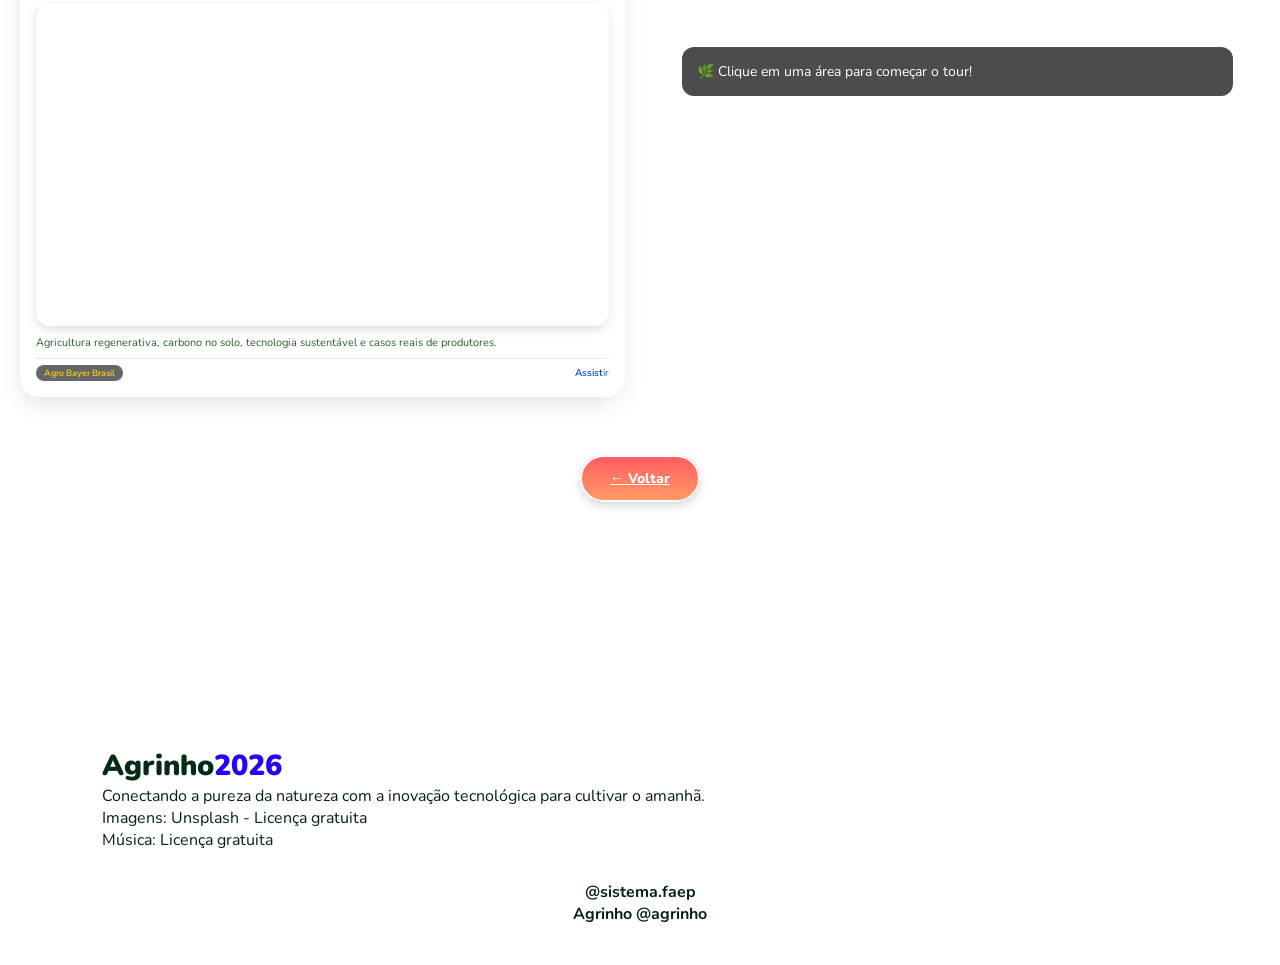
<file: HTML/passatempos.html>
<!-- ============================================================================ -->
<!-- AUTOR: [Gabriel de Moraes Rocha]                                             -->
<!-- DATA: Junho/Julho de 2026                                                    -->
<!-- PROJETO: Agrinho 2026 - Agro forte futuro sustentável                        -->
<!-- ARQUIVO: passatempos.html - Área de Jogos e Atividades Interativas           -->
<!-- DESCRIÇÃO: Página de passatempos contendo:                                   -->
<!--            - Jogo Produtor Sustentável (simulação de fazenda com 10 anos)    -->
<!--            - Caça ao Erro Ambiental (encontre 4 problemas na fazenda)        -->
<!--            - Quiz Verdadeiro ou Falso (35 perguntas)                         -->
<!--            - Classificação Sustentável (Drag & Drop com 6 itens)             -->
<!--            - Escolha seu Caminho (jogo de decisões com 6 perguntas)          -->
<!--            - Simulador de Impacto Ambiental (sliders interativos)            -->
<!--            - Calculadora de Pegada Ecológica                                 -->
<!--            - Tour Virtual Interativo (6 áreas da fazenda)                    -->
<!--            - Infográficos Animados e Vídeos Educativos                       -->
<!--            - Sistema de Conquistas e Níveis (4 conquistas, 4 níveis)         -->
<!--            - Controles de música de fundo (play/pause/volume)                -->
<!-- ============================================================================ -->

<!DOCTYPE html>
<html lang="pt-br">
<head>
    <!-- ===== METADADOS E CONFIGURAÇÕES ===== -->
    <meta charset="UTF-8" />                               <!-- Define codificação UTF-8 para suporte a acentos -->
    <meta name="viewport" content="width=device-width, initial-scale=1.0, user-scalable=yes" /> <!-- Responsividade e zoom permitido -->
    <title>Passatempos - Agro Sustentável</title>          <!-- Título exibido na aba do navegador -->
    
    <!-- ===== FONTES EXTERNAS ===== -->
    <link rel="preconnect" href="https://fonts.googleapis.com" />      <!-- Pré-conexão para otimizar carregamento -->
    <link rel="preconnect" href="https://fonts.gstatic.com" crossorigin /> <!-- Pré-conexão para otimizar carregamento -->
    <link href="https://fonts.googleapis.com/css2?family=Nunito:wght@400;600;700;900&display=swap" rel="stylesheet" /> <!-- Fonte Nunito do Google Fonts -->
    
    <!-- ===== ESTILOS CSS ===== -->
    <link rel="stylesheet" href="../CSS/style.css" />        <!-- Link para o arquivo de estilos principal -->

</head>
<body>
    <!-- ===== BOLHAS DECORATIVAS INTERATIVAS ===== -->
    <div class="bubble b1"></div>   <!-- Bolha 1 - posicionada na área esquerda -->
    <div class="bubble b2"></div>   <!-- Bolha 2 - posicionada na área direita -->
    <div class="bubble b3"></div>   <!-- Bolha 3 - posicionada na área inferior -->

    <!-- ===== CABEÇALHO (NAVBAR) ===== -->
    <header class="navbar">
        <div class="logo">
            Agrinho<span>2026</span>                       <!-- Logo do projeto com destaque no ano -->
        </div>
        <div class="accessibility-wrapper">
            <!-- Botão que abre o menu de acessibilidade -->
            <button class="accessibility-btn" id="accessibleToggle" aria-label="Menu de Acessibilidade" title="Acessibilidade">♿</button>
            <!-- Menu dropdown com opções de acessibilidade -->
            <div class="accessibility-menu" id="accessibleMenu">
                <button id="btnIncText">➕ Aumentar Texto</button>                <!-- Aumenta a escala da fonte -->
                <button id="btnDecText">➖ Diminuir Texto</button>                <!-- Diminui a escala da fonte -->
                <button id="btnContrast">☯️ Alto Contraste</button>              <!-- Ativa modo de alto contraste -->
                <button id="btnDaltonismo">👁️ Modo Daltonismo (Vermelho/Verde)</button> <!-- Ativa modo para daltônicos -->
                <button id="btnModoEscuro">🌙 Modo Escuro</button>               <!-- Ativa modo escuro -->
            </div>
        </div>
    </header>

    <!-- ===== CONTEÚDO PRINCIPAL (MAIN) ===== -->
    <main>
        <!-- Título da página de passatempos -->
        <div class="page-title"><h1>🌱 Área de Passatempos 🌍</h1><p>Aprenda sobre Agro Sustentável se divertindo!</p></div>

        <!-- ==================== SEÇÃO: JOGOS ==================== -->
        <div class="categoria-secao">
            <div class="categoria-titulo">🎮 JOGOS</div>   <!-- Título da seção de jogos -->
            <div class="passatempos-grid">                 <!-- Grid responsivo para os cards -->
                
                <!-- ===== JOGO 1: PRODUTOR SUSTENTÁVEL ===== -->
                <!-- Simulação de administração de fazenda com decisões sustentáveis -->
                <div class="card"><h2>🎮 Produtor Sustentável</h2><div class="jogo-produtor"><div class="dialogo-container"><div class="avatar">👨‍🌾</div><div class="fala"><p>🌾 Olá! Vamos administrar a fazenda?</p></div></div><div class="fazenda-img"><div class="fazenda-emoji" id="fazendaEmoji">🌾🚜🌳</div><div class="estacao-badge" id="estacaoTexto">🌱 Primavera</div></div><div class="status-fazenda"><div><div class="status-valor" id="lucroValor">0</div><div class="status-label">💰 Lucro</div></div><div><div class="status-valor" id="ambientalValor">0</div><div class="status-label">🌿 Ambiental</div></div><div><div class="status-valor" id="sustentavelValor">0</div><div class="status-label">🌱 Sustentável</div></div></div><div class="progresso-jogo"><div class="progresso-bar" id="progressoBar"></div></div><div class="ano-info"><span>📅 <strong id="anoAtual">1</strong>/10 anos</span><button class="btn-reset" onclick="resetarJogoProdutor()">🔄 Reiniciar</button></div><div class="acoes-grid"><button class="acao-boa" onclick="acaoProdutor('recuperar')">🌱 Recuperar pastagens</button><button class="acao-boa" onclick="acaoProdutor('arvores')">🌳 Plantar árvores</button><button class="acao-boa" onclick="acaoProdutor('drones')">🛸 Utilizar drones</button><button class="acao-boa" onclick="acaoProdutor('agua')">💧 Irrigação eficiente</button><button class="acao-ruim" onclick="acaoProdutor('desmatar')">🔥 Desmatar</button><button class="acao-ruim" onclick="acaoProdutor('desperdicar')">💦 Desperdiçar água</button><button class="acao-ruim" onclick="acaoProdutor('inadequado')">⚠️ Uso inadequado</button><button class="acao-boa" onclick="acaoProdutor('compostagem')">♻️ Compostagem</button></div><div id="resultadoProdutor" class="resultado-produtor">🌾 Clique em uma ação para começar!</div></div></div>
                
                <!-- ===== JOGO 2: CAÇA AO ERRO AMBIENTAL ===== -->
                <!-- Encontre os erros ambientais escondidos na fazenda -->
                <div class="card"><h2>🔍 Caça ao Erro Ambiental</h2><div class="caca-erro-container"><div class="fazenda-ilustrada"><div class="ceu">☁️☁️☁️</div><div class="sol">☀️</div><div class="arvores">🌳🌳🌳</div><div class="rio">💧 Rio</div><div class="casa">🏠</div><div class="trator">🚜</div><div class="erro" id="erroRio" style="top:100px;right:120px;width:80px;height:35px" data-tipo="rio"></div><div class="erro" id="erroQueimada" style="bottom:130px;left:150px;width:60px;height:30px" data-tipo="queimada"></div><div class="erro" id="erroErosao" style="bottom:180px;right:180px;width:70px;height:25px" data-tipo="erosao"></div><div class="erro" id="erroAgua" style="top:170px;left:250px;width:50px;height:25px" data-tipo="agua"></div></div><div class="caca-erro-score"><span>🔍 Erros Encontrados</span><span id="cacaPontos">0</span><span>/4</span></div><div id="erroInfoBox" class="erro-info">🕵️ Clique nas áreas vermelhas para encontrar os erros ambientais!</div><button class="btn-reset" onclick="resetCaca()" style="width:100%">🔄 Reiniciar Caça</button></div></div>
            </div>
        </div>

        <!-- ==================== SEÇÃO: QUIZ ==================== -->
        <div class="categoria-secao">
            <div class="categoria-titulo">📝 QUIZ</div>     <!-- Título da seção de quiz -->
            <div class="passatempos-grid">
    
                <!-- ===== JOGO 3: VERDADEIRO OU FALSO ===== -->
                <!-- 35 perguntas sobre agricultura sustentável -->
                <div class="card"><h2>⚡ Verdadeiro ou Falso</h2><div class="vf-container"><div class="vf-progresso"><div class="vf-progresso-bar" id="vfBar"></div></div><div class="vf-pergunta" id="vfPergunta"></div><div class="vf-botoes"><button class="btn-v" id="btnV">✅ Verdadeiro</button><button class="btn-f" id="btnF">❌ Falso</button></div><div id="vfMsg" class="vf-resultado"></div><div class="vf-score"><span>🏆 Pontuação</span><span id="vfPontos">0</span><span>/35</span></div><button class="btn-reset" id="resetQuizBtn" style="width:100%">🔄 Reiniciar Quiz</button></div></div>
                
                <!-- ===== JOGO 4: CLASSIFICAÇÃO SUSTENTÁVEL (DRAG & DROP) ===== -->
                <!-- Arraste os itens para a categoria correta (sustentável/não sustentável) -->
                <div class="card"><h2>🖱️ Classificação Sustentável</h2><div class="drag-drop-area"><div class="itens-area"><h3>📦 Arraste os Itens</h3><div id="itensContainer"><div class="item-drag" data-cat="sustentavel" data-nome="Agricultura de precisão">🛸 Agricultura de precisão</div><div class="item-drag" data-cat="sustentavel" data-nome="Reflorestamento">🌳 Reflorestamento</div><div class="item-drag" data-cat="sustentavel" data-nome="Irrigação eficiente">💧 Irrigação eficiente</div><div class="item-drag" data-cat="nao" data-nome="Queimadas ilegais">🔥 Queimadas ilegais</div><div class="item-drag" data-cat="nao" data-nome="Desmatamento excessivo">🪓 Desmatamento excessivo</div><div class="item-drag" data-cat="nao" data-nome="Desperdício de água">💦 Desperdício de água</div></div></div><div class="categoria"><h3>✅ Sustentável 🌱</h3><div id="dropSust" class="drop-zone" data-zona="sustentavel"></div></div><div class="categoria"><h3>❌ Não Sustentável ⚠️</h3><div id="dropNao" class="drop-zone" data-zona="nao"></div></div></div><div class="drag-score"><span>🏆 Pontuação</span><span id="dragPontos">0</span><span>/6</span></div><div id="dragMsg" class="feedback-message" style="display:none"></div><button class="btn-reset" onclick="resetDrag()" style="width:100%; margin-top:10px">🔄 Reiniciar Jogo</button></div>
                
                <!-- ===== JOGO 5: ESCOLHA SEU CAMINHO ===== -->
                <!-- Jogo de decisões com 6 perguntas sobre sustentabilidade -->
                <div class="card">
                    <h2>🎲 Escolha seu Caminho</h2>
                    <div class="escolha-caminho">
                        <div id="perguntaContainer" class="pergunta-container">
                            <div class="pergunta-texto" id="perguntaTexto">Sua lavoura está sofrendo com a seca. O que fazer?</div>
                            <div class="opcoes-caminho" id="opcoesContainer">
                                <button class="btn-caminho" onclick="responderCaminho(0)">A) Instalar irrigação eficiente</button>
                                <button class="btn-caminho" onclick="responderCaminho(1)">B) Ignorar o problema</button>
                            </div>
                        </div>
                        <div id="resultadoCaminho" class="resultado-caminho"></div>
                        <div class="caminho-score"><span>🏆 Pontuação Total</span><span id="caminhoPontuacao">0</span><span>/ 6</span></div>
                        <button class="btn-proxima" id="btnProximaPergunta" onclick="proximaPergunta()" style="display: none;">▶ Próxima Pergunta</button>
                        <button class="btn-reiniciar-caminho" onclick="reiniciarCaminho()">🔄 Reiniciar Jogo</button>
                    </div>
                </div>
            </div>
        </div>

        <!-- ==================== SEÇÃO: CÁLCULO E ESTATÍSTICA ==================== -->
        <div class="categoria-secao">
            <div class="categoria-titulo">📊 CÁLCULO E ESTATÍSTICA</div> <!-- Título da seção de ferramentas -->
            <div class="passatempos-grid">
                
                <!-- ===== FERRAMENTA 1: SIMULADOR DE IMPACTO ===== -->
                <!-- Sliders para ajustar variáveis e ver resultados em tempo real -->
                <div class="card"><h2>📊 Simulador de Impacto</h2><div class="simulador-controles"><div class="controle"><label>🌳 Árvores: <span id="arvVal">500</span></label><input type="range" id="arvoresSlider" min="0" max="1000" value="500"></div><div class="controle"><label>💧 Água: <span id="aguaVal">500</span>L</label><input type="range" id="aguaSlider" min="0" max="1000" value="500"></div><div class="controle"><label>🧪 Fertilizantes: <span id="fertVal">250</span>kg</label><input type="range" id="fertSlider" min="0" max="500" value="250"></div><div class="controle"><label>🚜 Tecnologia: <span id="tecVal">50</span>%</label><input type="range" id="tecSlider" min="0" max="100" value="50"></div></div><div id="simResultado" class="resultado-simulador">Ajuste os controles!</div></div>
                
                <!-- ===== FERRAMENTA 2: CALCULADORA DE PEGADA ECOLÓGICA ===== -->
                <!-- Calcula o impacto ambiental baseado em parâmetros agrícolas -->
                <div class="card"><h2>🌎 Calculadora de Pegada</h2><div class="calculadora-form"><input type="number" id="hectares" placeholder="Hectares" value="100"><select id="irrigacao"><option value="sim">Irrigação - Sim</option><option value="nao">Irrigação - Não</option></select><select id="areaPres"><option value="sim">Área preservada - Sim</option><option value="nao">Área preservada - Não</option></select><select id="reflor"><option value="sim">Reflorestamento - Sim</option><option value="nao">Reflorestamento - Não</option></select><button class="btn-calcular" onclick="calcPegada()">Calcular</button></div><div id="calcRes" class="resultado-calc"></div></div>
                
                <!-- ===== FERRAMENTA 3: INFOGRÁFICOS ANIMADOS ===== -->
                <!-- Exibe estatísticas com animação de contagem -->
                <div class="card"><h2>📈 Infográficos</h2><div class="infograficos"><div class="infografico-item"><div class="numero-animado" id="inf1">0%</div><p>vegetação nativa preservada</p></div><div class="infografico-item"><div class="numero-animado" id="inf2">0%</div><p>território agropecuário</p></div><div class="infografico-item"><div class="numero-animado" id="inf3">0</div><p>milhões de hectares recuperáveis</p></div></div></div>
            </div>
        </div>

        <!-- ==================== SEÇÃO: INFORMATIVO ==================== -->
        <div class="categoria-secao">
            <div class="categoria-titulo">🎥 INFORMATIVO</div> <!-- Título da seção informativa -->
            <div class="info-layout">
                
                <!-- ===== VÍDEOS EDUCATIVOS ===== -->
                <div class="videos-grid">
                    <!-- Vídeo 1: Embrapa Meio Ambiente -->
                    <div class="video-card">
                        <div class="video-title"><span>🌱</span> Agricultura e Meio Ambiente: Revolução Científica</div>
                        <div class="video-wrapper"><iframe src="https://www.youtube.com/embed/8dIgTNJPUcc" title="Embrapa Meio Ambiente" allow="accelerometer; autoplay; clipboard-write; encrypted-media; gyroscope; picture-in-picture" allowfullscreen></iframe></div>
                        <div class="video-description">Produção agrícola sustentável, biodiversidade, sequestro de carbono e restauração florestal.</div>
                        <div class="video-credits"><span class="channel-badge">Embrapa Meio Ambiente</span><a href="https://www.youtube.com/watch?v=8dIgTNJPUcc" target="_blank">Assistir</a></div>
                    </div>
                    <!-- Vídeo 2: Agro Bayer Brasil -->
                    <div class="video-card">
                        <div class="video-title"><span>🚜</span> Agricultura Sustentável: o Futuro do Agro</div>
                        <div class="video-wrapper"><iframe src="https://www.youtube.com/embed/MYtTIkC_UjI" title="Agro Bayer Brasil" allow="accelerometer; autoplay; clipboard-write; encrypted-media; gyroscope; picture-in-picture" allowfullscreen></iframe></div>
                        <div class="video-description">Agricultura regenerativa, carbono no solo, tecnologia sustentável e casos reais de produtores.</div>
                        <div class="video-credits"><span class="channel-badge">Agro Bayer Brasil</span><a href="https://www.youtube.com/watch?v=MYtTIkC_UjI" target="_blank">Assistir</a></div>
                    </div>
                </div>
                
                <!-- ===== TOUR VIRTUAL PELA FAZENDA SUSTENTÁVEL ===== -->
                <!-- Tour interativo com 6 áreas da fazenda e guia virtual -->
                <div class="card">
                    <h2>🚁 Tour Virtual pela Fazenda Sustentável</h2>
                    <div class="tour-container">
                        <div class="tour-guia"><div class="tour-guia-avatar">🧭</div><div class="tour-guia-fala" id="guiaFala">Bem-vindo ao Tour Virtual! Sou seu guia, João. Clique em qualquer área da fazenda para aprender sobre práticas sustentáveis!</div></div>
                        <div class="tour-areas">
                            <div class="tour-item" onclick="visitarTour('plantio')">🌾 Plantio</div>
                            <div class="tour-item" onclick="visitarTour('floresta')">🌳 Reserva</div>
                            <div class="tour-item" onclick="visitarTour('irrigacao')">💧 Irrigação</div>
                            <div class="tour-item" onclick="visitarTour('drones')">🛸 Drones</div>
                            <div class="tour-item" onclick="visitarTour('pastagens')">🌱 Pastagens</div>
                            <div class="tour-item" onclick="visitarTour('compostagem')">♻️ Compostagem</div>
                        </div>
                        <div class="tour-score"><span>🔍 Áreas Visitadas</span><span id="tourPontos">0</span><span>/6</span></div>
                        <div id="tourInfo" class="tour-info">🌿 Clique em uma área para começar o tour!</div>
                        <button class="btn-reset" onclick="resetTour()" style="width:100%; margin-top:10px">🔄 Reiniciar Tour</button>
                    </div>
                </div>
            </div>
        </div>

        <!-- Botão para voltar à página principal -->
        <div class="text-center"><a href="paginaprincipal.html" class="btn-voltar">← Voltar</a></div>
    </main>

    <!-- Espaçamento vertical para separar do rodapé -->
    <br><br><br><br><br><br><br><br>
    
    <!-- ===== RODAPÉ (FOOTER) ===== -->
    <footer class="site-footer">
        <div class="footer-container">
            <div class="footer-brand">
                <div class="logo">Agrinho<span>2026</span></div>   <!-- Logo do projeto no rodapé -->
                <p>Conectando a pureza da natureza com a inovação tecnológica para cultivar o amanhã.</p> <!-- Slogan -->
            </div>
        </div>

        <!-- Créditos das mídias utilizadas (conforme exigido pelo regulamento) -->
        <div class="creditos">
            <p>Imagens: Unsplash - Licença gratuita</p>
            <p>Música: Licença gratuita</p>
        </div>

        <!-- Informações institucionais -->
        <div class="footer-bottom">
            <p>@sistema.faep</p>      <!-- SENAR/FAEP - Instituição promotora -->
            <p>Agrinho @agrinho</p>    <!-- Marca do programa Agrinho -->
        </div>
    </footer>

    <!-- ===== CONTROLES DE MÚSICA ===== -->
    <div class="music-controls" id="musicControls">
        <button class="music-btn" id="playPauseBtn" title="Play/Pause">⏸️</button>  <!-- Botão Play/Pause -->
        <div class="volume-control">
            <span class="volume-icon">🔊</span>                                      <!-- Ícone de volume -->
            <input type="range" id="volumeSlider" class="volume-slider" min="0" max="100" value="50"> <!-- Controle deslizante de volume -->
        </div>
    </div>

    <!-- ===== SISTEMA DE CONQUISTAS E NÍVEL ===== -->
    <div class="conquistas-panel">
        <!-- Mini card de nível (visível sempre) -->
        <div class="nivel-mini-card" id="nivelMiniCard">
            <div class="nivel-icone" id="nivelMiniIcone">🌾</div>
            <div class="nivel-info">
                <div class="nivel-info-nome">Nível Ecológico</div>
                <div class="nivel-info-valor" id="nivelMiniNome">Aprendiz</div>
                <div class="nivel-info-barra"><div class="nivel-info-progresso" id="nivelMiniBarra" style="width:0%"></div></div>
            </div>
        </div>
        
        <!-- Painel de conquistas (expandido ao clicar no mini card) -->
        <div class="conquistas-detalhe" id="conquistasDetalhe">
            <h3>🏆 SUAS CONQUISTAS</h3>
            <div class="conquistas-lista">
                <div id="conq1" class="conq-item"><div class="conq-icone">🥉</div><div class="conq-texto"><div class="conq-titulo">Aprendiz do Campo</div><div class="conq-desc">Complete o Quiz</div></div></div>
                <div id="conq2" class="conq-item"><div class="conq-icone">🥈</div><div class="conq-texto"><div class="conq-titulo">Defensor da Natureza</div><div class="conq-desc">Complete o Drag & Drop</div></div></div>
                <div id="conq3" class="conq-item"><div class="conq-icone">🥇</div><div class="conq-texto"><div class="conq-titulo">Especialista</div><div class="conq-desc">Encontre todos os erros</div></div></div>
                <div id="conq4" class="conq-item"><div class="conq-icone">🏆</div><div class="conq-texto"><div class="conq-titulo">Herói do Agro</div><div class="conq-desc">Finalize Produtor + Tour</div></div></div>
            </div>
            <!-- Informações de nível -->
            <div class="nivel-info" style="margin-top:12px; padding-top:8px; border-top:1px solid rgba(0,0,0,0.1); text-align:center">
                <div style="font-size:11px; font-weight:700; color:#2e7d32">Nível Atual</div>
                <div style="font-size:20px; font-weight:900; color:#1b5e20" id="detalheNivelNome">🌾 Aprendiz</div>
                <div class="nivel-barra" style="margin:8px 0; background:rgba(0,0,0,0.1)"><div class="nivel-progresso" id="detalheNivelBarra" style="width:0%; background:linear-gradient(90deg,#4caf50,#ffd700)"></div></div>
                <div id="detalheNivelProx" style="font-size:10px; color:#4a6b2f">Complete conquistas para evoluir</div>
            </div>
            <button class="fechar-panel" id="fecharConquistasBtn">Fechar</button>  <!-- Botão para fechar o painel -->
        </div>
    </div>

    <!-- ===== POPUP DE NÍVEL MÁXIMO ===== -->
    <!-- Popup exibido quando o usuário atinge o nível máximo (Herói do Agro) -->
    <div id="popupMax" class="popup-aero">
        <span class="emoji">🏆🌱✨</span>
        <h3>AGRICULTOR LENDÁRIO!</h3>
        <p>Você atingiu o nível máximo!<br>Completou todas as conquistas e tornou-se um guardião do agro sustentável.</p>
        <button onclick="fecharPopup()">Continuar Jornada</button>
    </div>

    <!-- ===== VLIBRAS - FERRAMENTA DE ACESSIBILIDADE ===== -->
    <div vw class="enabled">
        <div vw-access-button class="active"></div>      <!-- Botão flutuante do VLibras -->
        <div vw-plugin-wrapper>
            <div class="vw-plugin-top-wrapper"></div>    <!-- Container do plugin do VLibras -->
        </div>
    </div>

    <!-- ===== BIBLIOTECA VLIBRAS (carregada após o script principal) ===== -->
    <script src="https://vlibras.gov.br/app/vlibras-plugin.js"></script>
    <script> new window.VLibras.Widget('https://vlibras.gov.br/app'); </script>
    <script src="../JS/main.js"></script>

</body>
</html>
</file>
<file: CSS/style.css>
/* ============================================================================
   AUTOR: [Gabriel de Moraes Rocha]
   DATA: Junho/Julho de 2026
   PROJETO: Agrinho 2026 - Agro forte futuro sustentável
   DESCRIÇÃO: Arquivo de estilos principal do site, contendo temas de acessibilidade,
              estilos do cabeçalho, rodapé, páginas index, principal e passatempos,
              animações e responsividade.
   ============================================================================ */

/* ============================================================================
   SEÇÃO 1: VARIÁVEIS GLOBAIS (ROOT)
   ============================================================================ */
/* Define variáveis CSS para facilitar manutenção e suporte a temas dinâmicos */
:root {
    --font-scale: 1.0;                    /* Controla escala da fonte (acessibilidade) */
    --bg-gradient: linear-gradient(to bottom, rgba(54, 196, 255, 0.2) 0%, rgba(255, 255, 255, 0) 60%), url('https://images.unsplash.com/photo-1500382017468-9049fed747ef?q=80&w=2000&auto=format&fit=crop'); /* Fundo gradiente com imagem */
    --text-color: #05220f;                /* Cor padrão do texto */
    --title-color: #0090f0;               /* Cor dos títulos */
    --hero-title-color: #032b13;          /* Cor do título na seção hero */
    --card-bg: linear-gradient(135deg, rgba(255, 255, 255, 0.75) 0%, rgba(240, 252, 255, 0.5) 100%); /* Fundo dos cards */
    --right-bg: linear-gradient(135deg, rgba(255, 255, 255, 0.65) 0%, rgba(255, 255, 255, 0.35) 100%); /* Fundo da área direita do hero */
    --btn-gradient: linear-gradient(to bottom, #7be250 0%, #3eb311 48%, #299103 52%, #49bd13 100%); /* Gradiente dos botões */
    --btn-hover: linear-gradient(to bottom, #8eee64 0%, #52cb23 48%, #38aa0d 52%, #60d725 100%); /* Gradiente hover dos botões */
    --btn-border: #236b03;                /* Cor da borda dos botões */
    --text-shadow-white: -1px -1px 0 #fff, 1px -1px 0 #fff, -1px 1px 0 #fff, 1px 1px 0 #fff; /* Sombra branca para contraste */
    --span-gradient: linear-gradient(45deg, #0052cc, #0099ff); /* Gradiente para spans especiais */
}

/* ============================================================================
   SEÇÃO 2: ACESSIBILIDADE - TEMAS E MODOS ESPECIAIS
   ============================================================================ */

/* 2.1 MODO ESCURO - Para usuários que preferem tema noturno */
body.modo-escuro {
    background: #1a1a1a !important;      /* Fundo escuro */
    color: #ffffff !important;            /* Texto branco */
}

body.modo-escuro .card,
body.modo-escuro .video-card,
body.modo-escuro .painel-aero,
body.modo-escuro .janela-conteudo {
    background: rgba(30, 30, 30, 0.9) !important; /* Cards com fundo escuro semi-transparente */
    color: #ffffff !important;            /* Texto branco */
}

/* 2.2 ALTO CONTRASTE - Para usuários com baixa visão (Index.html) */
/* Este modo força fundo preto, texto branco e bordas amarelas */
body.alto-contraste {
    --bg-gradient: none;                  /* Remove gradiente de fundo */
    --text-color: #fff;                   /* Texto branco */
    --title-color: #ffff00;               /* Títulos amarelos */
    --hero-title-color: #ffff00;          /* Hero título amarelo */
    --card-bg: #000;                      /* Fundo do card preto */
    --right-bg: #000;                     /* Fundo da área direita preto */
    --text-shadow-white: none;            /* Remove sombra branca */
    background: #000 !important;          /* Fundo preto */
    color: #fff !important;               /* Texto branco */
}

/* Estilos específicos para alto contraste no cabeçalho e menu */
body.alto-contraste .navbar, 
body.alto-contraste .accessibility-menu { 
    background: #000 !important; 
    border: 2px solid #ffff00 !important; /* Borda amarela */
    color: #fff !important; 
}

/* Força todas as tags de texto a ficarem brancas no alto contraste */
body.alto-contraste a, 
body.alto-contraste h1, 
body.alto-contraste h2, 
body.alto-contraste h3, 
body.alto-contraste p, 
body.alto-contraste span { 
    color: #fff !important; 
    -webkit-text-fill-color: #fff !important; 
    text-shadow: none !important; 
    background: none !important; 
}

/* Botões no alto contraste - fundo amarelo com texto preto */
body.alto-contraste .btn { 
    background: #ffff00 !important; 
    color: #000 !important; 
    border: 2px solid #fff !important; 
    text-shadow: none !important; 
}

/* Esconde bolhas decorativas no alto contraste para evitar poluição visual */
body.alto-contraste .bubble { 
    display: none; 
}

/* 2.3 MODO DALTONISMO - Para usuários com dificuldade em distinguir vermelho/verde */
/* Ajusta cores para tons de azul e amarelo */
body.daltonismo {
    --text-color: #001133;
    --title-color: #0044cc;
    --hero-title-color: #002266;
    --bg-gradient: linear-gradient(to bottom, rgba(230, 242, 255, 0.9), rgba(255, 255, 255, 0.9)), url('https://images.unsplash.com/photo-1500382017468-9049fed747ef?q=80&w=2000&auto=format&fit=crop');
    --btn-gradient: linear-gradient(to bottom, #ffdd00 0%, #ffcc00 100%); /* Botões amarelos */
    --btn-hover: linear-gradient(to bottom, #ffee55 0%, #ffdd00 100%);
    --btn-border: #ccaa00;
    --span-gradient: linear-gradient(45deg, #002288, #0044cc);
}

/* Botões no modo daltonismo - texto preto */
body.daltonismo .btn { 
    color: #000 !important; 
    text-shadow: none !important; 
}

/* Tags no modo daltonismo - fundo azul com texto branco */
body.daltonismo .tags span { 
    background: #0044cc !important; 
    color: #fff !important; 
    border: 1px solid #002288; 
}

/* Botões genéricos no modo daltonismo */
body.daltonismo button {
    background: #000a8f !important; 
    color: #ffffff !important; 
    border: 2px solid #000000 !important; 
}

/* 2.4 ESTILOS GLOBAIS DO CORPO DA PÁGINA */
body {
    font-family: 'Nunito', sans-serif;    /* Fonte principal */
    min-height: 100vh;                    /* Altura mínima da tela */
    overflow-x: hidden;                   /* Remove scroll horizontal */
    color: var(--text-color);             /* Cor do texto via variável */
    background: var(--bg-gradient);       /* Fundo com gradiente */
    background-size: cover;               /* Fundo cobre toda área */
    background-position: center bottom;   /* Posicionamento do fundo */
    background-attachment: fixed;         /* Fundo fixo ao rolar */
    position: relative;                   /* Para posicionamento de elementos filhos */
}

/* 2.5 ALTO CONTRASTE - ELEMENTOS INDEX */
body.alto-contraste .card, 
body.alto-contraste .right, 
body.alto-contraste .objetivo { 
    background: #000 !important; 
    border: 2px solid #ffff00 !important; 
    color: #fff !important; 
}

/* 2.6 ALTO CONTRASTE - POPUP README */
body.alto-contraste .popup-readme {
    background: rgba(0, 0, 0, 0.95) !important;
}

body.alto-contraste .popup-readme-conteudo {
    background: #000000 !important;
    border: 3px solid #ffee00 !important;
    box-shadow: none !important;
}

/* Textos dentro do popup no alto contraste */
body.alto-contraste .popup-readme-conteudo h1,
body.alto-contraste .popup-readme-conteudo h2,
body.alto-contraste .popup-readme-conteudo h3,
body.alto-contraste .popup-readme-conteudo p,
body.alto-contraste .popup-readme-conteudo li,
body.alto-contraste .popup-readme-conteudo strong,
body.alto-contraste .popup-readme-conteudo em {
    color: #ffffff !important;
}

body.alto-contraste .popup-readme-conteudo h1 {
    color: #ffee00 !important;
    border-bottom-color: #ffee00 !important;
}

body.alto-contraste .popup-readme-conteudo h2 {
    color: #ffee00 !important;
}

body.alto-contraste .popup-readme-conteudo h3 {
    color: #ffcc00 !important;
}

body.alto-contraste .popup-readme-conteudo hr {
    border-color: #ffee00 !important;
}

/* Tabelas no popup - alto contraste */
body.alto-contraste .popup-readme-conteudo table th {
    background: #333333 !important;
    color: #ffee00 !important;
    border-color: #ffee00 !important;
}

body.alto-contraste .popup-readme-conteudo table td {
    background: #1a1a1a !important;
    color: #ffffff !important;
    border-color: #ffee00 !important;
}

/* Botão de fechar no popup - alto contraste */
body.alto-contraste .popup-readme-fechar {
    background: #000000 !important;
    color: #ffee00 !important;
    border: 2px solid #ffee00 !important;
}

body.alto-contraste .popup-readme-fechar:hover {
    background: #ffee00 !important;
    color: #000000 !important;
}

/* 2.7 DALTONISMO - POPUP README */
body.daltonismo .popup-readme {
    background: rgba(0, 0, 0, 0.85) !important;
}

body.daltonismo .popup-readme-conteudo {
    background: linear-gradient(135deg, #ffffff 0%, #e6f0ff 100%) !important;
    border: 2px solid #0055a5 !important;
}

/* Textos no popup - modo daltonismo */
body.daltonismo .popup-readme-conteudo h1,
body.daltonismo .popup-readme-conteudo h2,
body.daltonismo .popup-readme-conteudo h3,
body.daltonismo .popup-readme-conteudo p,
body.daltonismo .popup-readme-conteudo li,
body.daltonismo .popup-readme-conteudo strong {
    color: #0055a5 !important;
}

body.daltonismo .popup-readme-conteudo h1 {
    border-bottom-color: #0055a5 !important;
}

body.daltonismo .popup-readme-conteudo hr {
    border-color: #0055a5 !important;
}

/* Tabelas no popup - modo daltonismo */
body.daltonismo .popup-readme-conteudo table th {
    background: #0055a5 !important;
    color: #ffffff !important;
}

body.daltonismo .popup-readme-conteudo table td {
    background: #f0f5ff !important;
    color: #333333 !important;
}

/* Botão de fechar - modo daltonismo */
body.daltonismo .popup-readme-fechar {
    background: #0055a5 !important;
    color: #ffffff !important;
}

body.daltonismo .popup-readme-fechar:hover {
    background: #003d7a !important;
    transform: scale(1.1) !important;
}

/* ============================================================================
   SEÇÃO 3: ESTILOS ESPECÍFICOS DA PÁGINA PRINCIPAL (paginaprincipal.html)
   ============================================================================ */

/* 3.1 ALTO CONTRASTE - Elementos principais da página */
body.alto-contraste .painel-aero, 
body.alto-contraste button, 
body.alto-contraste .janela-conteudo, 
body.alto-contraste .widget-item, 
body.alto-contraste .noticias-container, 
body.alto-contraste .noticia-card, 
body.alto-contraste .quiz-container,
body.alto-contraste .bloco-recurso, 
body.alto-contraste .info-card, 
body.alto-contraste .stat-card,
body.alto-contraste .stat-card-mapeamento, 
body.alto-contraste .quiz-alternativa, 
body.alto-contraste .hero-ambiente,
body.alto-contraste .highlight-box, 
body.alto-contraste .frase-impacto, 
body.alto-contraste .modal-conteudo,
body.alto-contraste .mapa-interativo-container, 
body.alto-contraste .legenda-mapa, 
body.alto-contraste .info-mapa { 
    background: #1a1a1a !important; 
    background-color: #1a1a1a !important;
    border: 2px solid #ffee00 !important; 
    color: #ffffff !important; 
}

/* 3.2 ALTO CONTRASTE - Textos de cards, quiz e notícias */
body.alto-contraste .noticia-card h3, 
body.alto-contraste .noticia-card p,
body.alto-contraste .quiz-pergunta, 
body.alto-contraste .quiz-texto,
body.alto-contraste .stat-number-mapeamento, 
body.alto-contraste .stat-number,
body.alto-contraste .modal-texto h2, 
body.alto-contraste .modal-conteudo-texto,
body.alto-contraste .frase-impacto p, 
body.alto-contraste .info-card p,
body.alto-contraste .hero-ambiente p, 
body.alto-contraste .hero-ambiente h1,
body.alto-contraste .painel-header h1, 
body.alto-contraste .painel-header p,
body.alto-contraste .janela-conteudo h2, 
body.alto-contraste .janela-conteudo h3,
body.alto-contraste .widget-info p, 
body.alto-contraste .widget-info h3 {
    color: #ffffff !important;
    background: transparent !important;
}

/* 3.3 ALTO CONTRASTE - Gráficos */
body.alto-contraste canvas {
    background: #ffffff !important;       /* Fundo branco para gráficos */
    border: 1px solid #ffee00 !important;
    border-radius: 8px;
    padding: 5px;
}

body.alto-contraste .grafico-wrapper,
body.alto-contraste .grafico-wrapper-pequeno {
    background: #ffffff !important;
    border-radius: 12px;
    padding: 10px;
}

/* 3.4 ALTO CONTRASTE - Quiz alternativas selecionadas */
body.alto-contraste .quiz-alternativa.selected {
    background: #ffee00 !important;
    border-color: #ffffff !important;
}

body.alto-contraste .quiz-alternativa.selected .quiz-texto,
body.alto-contraste .quiz-alternativa.selected .quiz-letra {
    color: #000000 !important;
}

/* 3.5 ALTO CONTRASTE - Botões do quiz e referências */
body.alto-contraste .quiz-btn, 
body.alto-contraste .btn-voltar,
body.alto-contraste .btn-compartilhar, 
body.alto-contraste .btn-referencia {
    background: #ffee00 !important;
    color: #000000 !important;
    border: 1px solid #ffffff !important;
}

body.alto-contraste .quiz-progresso-bar {
    background: #ffee00 !important;
}

/* 3.6 ALTO CONTRASTE - Área de texto */
body.alto-contraste textarea {
    background: #333 !important;
    color: #fff !important;
    border: 1px solid #ffee00 !important;
}

/* 3.7 ALTO CONTRASTE - Modal */
body.alto-contraste .fechar-modal {
    background: #000 !important;
    color: #ffee00 !important;
    border: 1px solid #ffee00 !important;
}

/* 3.8 ALTO CONTRASTE - Legenda do mapa */
body.alto-contraste .legenda-mapa span,
body.alto-contraste .info-mapa,
body.alto-contraste .info-mapa strong {
    color: #ffffff !important;
}

body.alto-contraste .legenda-cor {
    border: 1px solid #ffee00 !important;
}

/* 3.9 ALTO CONTRASTE - Botão de passatempos */
body.alto-contraste .botao-passatempos {
    background: #1a1a1a !important;
    border: 2px solid #ffee00 !important;
    color: #ffffff !important;
}

body.alto-contraste .botao-passatempos::before {
    display: none;
}

/* 3.10 ALTO CONTRASTE - Modal e textos especiais */
body.alto-contraste .modal-conteudo {
    background: #1a1a1a !important;
}

body.alto-contraste .modal-texto {
    background: transparent !important;
}

/* 3.11 ALTO CONTRASTE - Cabeçalhos com gradiente */
body.alto-contraste .noticias-header h2,
body.alto-contraste .painel-header h1,
body.alto-contraste .painel-header h2 {
    background: none !important;
    -webkit-text-fill-color: #ffee00 !important;
    color: #ffee00 !important;
}

/* 3.12 ALTO CONTRASTE - Gráficos Chart.js */
body.alto-contraste .chartjs-render-monitor {
    filter: brightness(1) contrast(1.2);
}

/* 3.13 ALTO CONTRASTE - Links */
body.alto-contraste a,
body.alto-contraste .btn-referencia {
    color: #ffee00 !important;
}

body.alto-contraste a:hover,
body.alto-contraste .btn-referencia:hover {
    color: #ffffff !important;
}

/* 3.14 DALTONISMO - Elementos principais da página */
body.daltonismo .painel-aero, 
body.daltonismo .janela-conteudo,
body.daltonismo .quiz-container, 
body.daltonismo .bloco-recurso,
body.daltonismo .info-card, 
body.daltonismo .stat-card,
body.daltonismo .stat-card-mapeamento, 
body.daltonismo .noticia-card,
body.daltonismo .hero-ambiente, 
body.daltonismo .highlight-box,
body.daltonismo .frase-impacto, 
body.daltonismo .modal-conteudo {
    background: linear-gradient(135deg, rgba(255, 255, 255, 0.5) 0%, rgba(230, 240, 255, 0.3) 100%) !important;
    backdrop-filter: blur(25px) !important;
}

/* 3.15 DALTONISMO - Textos */
body.daltonismo .noticia-card h3, 
body.daltonismo .quiz-pergunta,
body.daltonismo .stat-number-mapeamento, 
body.daltonismo .stat-number,
body.daltonismo .modal-texto h2, 
body.daltonismo .frase-impacto p,
body.daltonismo .painel-header h1, 
body.daltonismo .janela-conteudo h2 {
    color: #0055a5 !important;
}

/* 3.16 DALTONISMO - Quiz alternativas */
body.daltonismo .quiz-alternativa:hover {
    background: rgba(0, 85, 165, 0.2) !important;
}

body.daltonismo .quiz-alternativa.selected {
    background: rgba(0, 85, 165, 0.3) !important;
    border-color: #0055a5 !important;
}

/* 3.17 DALTONISMO - Botões do quiz */
body.daltonismo .quiz-btn, 
body.daltonismo .btn-voltar {
    background: linear-gradient(135deg, #0055a5, #003d7a) !important;
}

/* 3.18 DALTONISMO - Categoria de notícias */
body.daltonismo .noticia-categoria {
    background: linear-gradient(135deg, #0055a5, #003d7a) !important;
}

/* 3.19 DALTONISMO - Botões do menu */
body.daltonismo .botao-aero {
    background: linear-gradient(to bottom, #0055a5 0%, #003d7a 45%, #002a5a 100%) !important;
}

body.daltonismo .botao-aero.azul {
    background: linear-gradient(to bottom, #0055a5 0%, #003d7a 45%, #002a5a 100%) !important;
}

body.daltonismo .botao-aero.verde-claro {
    background: linear-gradient(to bottom, #0055a5 0%, #003d7a 45%, #002a5a 100%) !important;
}

/* 3.20 DALTONISMO - Cabeçalhos */
body.daltonismo .noticias-header h2 {
    background: none !important;
    -webkit-text-fill-color: #0055a5 !important;
    color: #0055a5 !important;
}

body.daltonismo .painel-header h1, 
body.daltonismo .painel-header h2 {
    background: none !important;
    -webkit-text-fill-color: #0055a5 !important;
    color: #0055a5 !important;
}

/* 3.21 DALTONISMO - Botão de passatempos */
body.daltonismo .botao-passatempos {
    background: linear-gradient(135deg, #0055a5 0%, #003d7a 45%, #002a5a 100%) !important;
}

/* 3.22 ALTO CONTRASTE - Botões de referência (personalizados) */
body.alto-contraste .btn-referencia,
body.alto-contraste .bloco-recurso .btn-referencia,
body.alto-contraste a.btn-referencia {
    background: #000000 !important;
    color: #ffee00 !important;
    border: 2px solid #ffee00 !important;
    text-decoration: none !important;
}

body.alto-contraste .btn-referencia span,
body.alto-contraste .btn-referencia strong,
body.alto-contraste .btn-referencia em,
body.alto-contraste .btn-referencia * {
    color: #ffee00 !important;
}

body.alto-contraste .btn-referencia:hover {
    background: #ffee00 !important;
    color: #000000 !important;
}

/* 3.23 ALTO CONTRASTE - Popups do mapa Leaflet */
body.alto-contraste .leaflet-popup-content-wrapper,
body.alto-contraste .leaflet-popup-tip {
    background: #000000 !important;
    border: 2px solid #ffee00 !important;
    color: #ffffff !important;
}

body.alto-contraste .leaflet-popup-content {
    color: #ffffff !important;
}

body.alto-contraste .leaflet-popup-close-button {
    color: #ffee00 !important;
    background: transparent !important;
}

body.alto-contraste .leaflet-popup-close-button:hover {
    color: #ffffff !important;
}

/* 3.24 ALTO CONTRASTE - Controles de zoom do mapa */
body.alto-contraste .leaflet-control-zoom a,
body.alto-contraste .leaflet-control-zoom-in,
body.alto-contraste .leaflet-control-zoom-out {
    background: #000000 !important;
    color: #ffee00 !important;
    border: 1px solid #ffee00 !important;
}

body.alto-contraste .leaflet-control-zoom a:hover {
    background: #ffee00 !important;
    color: #000000 !important;
}

/* 3.25 ALTO CONTRASTE - Camadas do mapa */
body.alto-contraste .leaflet-tile {
    filter: brightness(0.7) contrast(1.2) !important;
}

body.alto-contraste .leaflet-container {
    background: #000000 !important;
}

/* 3.26 ALTO CONTRASTE - Gráficos (versão final) */
body.alto-contraste canvas {
    background: #000000 !important;
    border: 1px solid #ffee00 !important;
    border-radius: 8px;
    padding: 5px;
}

body.alto-contraste .grafico-wrapper,
body.alto-contraste .grafico-wrapper-pequeno {
    background: #000000 !important;
    border-radius: 12px;
    padding: 10px;
}

body.alto-contraste .chartjs-render-monitor {
    filter: brightness(1) contrast(1.5);
}

/* Textos dos gráficos no alto contraste */
body.alto-contraste .chartjs-text,
body.alto-contraste .chartjs-label,
body.alto-contraste .chartjs-legend,
body.alto-contraste .chartjs-tooltip,
body.alto-contraste canvas + div {
    color: #ffffff !important;
}

body.alto-contraste .chartjs-render-monitor text,
body.alto-contraste canvas ~ div text {
    fill: #ffffff !important;
    color: #ffffff !important;
}

body.alto-contraste .grafico-wrapper p,
body.alto-contraste .grafico-wrapper-pequeno p,
body.alto-contraste .bloco-recurso p {
    color: #ffffff !important;
}

body.alto-contraste .bloco-recurso h3 {
    color: #ffee00 !important;
}

/* Cor principal do texto na seção ambiente */
.janela-conteudo#janela-ambiente,
.janela-conteudo#janela-ambiente .hero-ambiente,
.janela-conteudo#janela-ambiente .info-card,
.janela-conteudo#janela-ambiente .highlight-box {
    color: #1a1a1a !important;                           /* Texto escuro para melhor legibilidade */
}

/* Todos os elementos de texto na seção ambiente */
.janela-conteudo#janela-ambiente h1,
.janela-conteudo#janela-ambiente h2,
.janela-conteudo#janela-ambiente h3,
.janela-conteudo#janela-ambiente p,
.janela-conteudo#janela-ambiente li,
.janela-conteudo#janela-ambiente .stat-label {
    color: #1a1a1a !important;                           /* Mantém consistência de cor escura */
}

/* Título principal da seção hero ambiente */
.janela-conteudo#janela-ambiente .hero-ambiente h1 {
    color: #0d3b0d !important;                           /* Verde escuro para destaque */
}

/* Títulos dos cards informativos */
.janela-conteudo#janela-ambiente .info-card h3 {
    color: #0044cc !important;                           /* Azul para títulos de cards */
}

/* Números estatísticos */
.janela-conteudo#janela-ambiente .stat-number {
    color: #1b5e20 !important;                           /* Verde para números estatísticos */
}

/* ============================================================================
   SEÇÃO 4: ESTILOS ESPECÍFICOS DA PÁGINA DE PASSATEMPOS (passatempos.html)
   ============================================================================ */

/* 4.1 ALTO CONTRASTE - Passatempos */
body.alto-contraste {
    background: #000000 !important;
    color: #ffffff !important;
}

/* Cards e elementos principais */
body.alto-contraste .card,
body.alto-contraste .video-card,
body.alto-contraste .navbar,
body.alto-contraste .site-footer,
body.alto-contraste .music-controls,
body.alto-contraste .conquistas-detalhe,
body.alto-contraste .nivel-mini-card,
body.alto-contraste .popup-aero {
    background: #1a1a1a !important;
    backdrop-filter: none !important;
    border-color: #ffff00 !important;
    color: #ffffff !important;
}

/* Títulos no alto contraste */
body.alto-contraste .card h2,
body.alto-contraste .categoria-titulo,
body.alto-contraste .page-title h1 {
    color: #ffff00 !important;
    background: transparent !important;
    -webkit-background-clip: unset !important;
    background-clip: unset !important;
}

/* Botões no alto contraste */
body.alto-contraste button,
body.alto-contraste .btn-reset,
body.alto-contraste .acao-boa,
body.alto-contraste .acao-ruim,
body.alto-contraste .btn-caminho,
body.alto-contraste .btn-voltar {
    background: #333333 !important;
    color: #ffff00 !important;
    border: 2px solid #ffff00 !important;
}

/* Links no alto contraste */
body.alto-contraste a {
    color: #ffff00 !important;
}

/* Elementos de texto no alto contraste */
body.alto-contraste .fala,
body.alto-contraste .resultado-produtor,
body.alto-contraste .resultado-caminho,
body.alto-contraste .tour-info {
    background: #000000 !important;
    color: #ffffff !important;
}

/* 4.2 DALTONISMO - Passatempos */
/* Filtro para simular daltonismo (protanopia) */
body.daltonismo {
    filter: url(#protanopia);
}

/* Ações boas - azul no daltonismo */
body.daltonismo .acao-boa {
    background: linear-gradient(135deg, #0080ff, #0066cc) !important;
}

/* Ações ruins - laranja no daltonismo */
body.daltonismo .acao-ruim {
    background: linear-gradient(135deg, #ff8800, #cc6600) !important;
}

/* Botões verdadeiro/falso no daltonismo */
body.daltonismo .btn-v {
    background: linear-gradient(135deg, #0080ff, #0066cc) !important;
}

body.daltonismo .btn-f {
    background: linear-gradient(135deg, #ff8800, #cc6600) !important;
}

/* Áreas de erro no daltonismo - azul em vez de vermelho */
body.daltonismo .erro {
    background: rgba(0, 100, 255, 0.5) !important;
    border-color: #0080ff !important;
}

body.daltonismo .erro-encontrado {
    background: rgba(0, 128, 0, 0.7) !important;
}

/* ============================================================================
   SEÇÃO 5: CABEÇALHO E NAVBAR
   ============================================================================ */

/* 5.1 TAMANHOS DE FONTE COM ESCALA ACESSÍVEL */
/* Todos os tamanhos de fonte usam a variável --font-scale para acessibilidade */
h1 { font-size: calc(4.8rem * var(--font-scale)) !important; }
h2, .section-title { font-size: calc(2.6rem * var(--font-scale)) !important; }
.nav-links a { font-size: calc(1rem * var(--font-scale)) !important; }
.btn { font-size: calc(1.1rem * var(--font-scale)) !important; }

/* 5.2 BARRA DE NAVEGAÇÃO SUPERIOR (FIXA) */
.navbar {
    display: flex;
    justify-content: space-between;
    align-items: center;
    padding: 20px 8%;
    position: fixed;                    /* Fixa no topo */
    width: 100%;
    top: 0;
    left: 0;
    z-index: 100;                      /* Fica acima de outros elementos */
    background: rgba(255, 255, 255, 0.2);
    backdrop-filter: blur(10px);       /* Efeito vidro fosco */
    -webkit-backdrop-filter: blur(10px);
    border-bottom: 1px solid rgba(255, 255, 255, 0.4);
}

.nav-container { 
    display: flex; 
    align-items: center; 
    gap: 30px; 
}

/* 5.3 LOGO AGRINHO 2026 */
.logo { 
    font-size: 1.8rem; 
    font-weight: 900; 
    color: #032b13; 
}

.logo span { 
    color: #2600ff;                    /* Destaque azul no ano */
}

/* Links de navegação */
.nav-links { 
    display: flex; 
    list-style: none; 
    gap: 20px; 
}

.nav-links a { 
    text-decoration: none; 
    color: #032b13; 
    font-weight: 700; 
}

/* 5.4 BOTÃO DE ACESSIBILIDADE */
.accessibility-wrapper { 
    position: relative; 
}

.accessibility-btn {
    width: 45px;
    height: 45px;
    border-radius: 50%;
    background: linear-gradient(135deg, #00b4ff 0%, #0077cc 50%, #0044aa 100%);
    border: 2px solid rgba(255, 255, 255, 0.8);
    color: white;
    font-size: 1.4rem;
    cursor: pointer;
    display: flex;
    align-items: center;
    justify-content: center;
    transition: all 0.3s ease;
}

.accessibility-btn:hover {
    transform: scale(1.08);            /* Efeito de zoom */
    background: linear-gradient(135deg, #33c4ff 0%, #0088ee 50%, #0055cc 100%);
}

/* 5.5 MENU DE ACESSIBILIDADE (DROPDOWN) */
.accessibility-menu {
    position: absolute;
    top: 55px;
    right: 0;
    background: linear-gradient(135deg, rgba(255, 255, 255, 0.95) 0%, rgba(220, 245, 255, 0.85) 100%);
    border: 1px solid rgba(255, 255, 255, 0.7);
    backdrop-filter: blur(15px);
    padding: 15px;
    border-radius: 16px;
    display: none;                     /* Escondido por padrão */
    flex-direction: column;
    gap: 10px;
    min-width: 200px;
    z-index: 101;
}

.accessibility-menu.active { 
    display: flex;                     /* Mostra quando ativo */
}

.accessibility-menu button {
    background: linear-gradient(to bottom, #ffffff 0%, #e6f7ff 100%);
    border: 1px solid #a3d1ff;
    padding: 10px 12px;
    border-radius: 8px;
    cursor: pointer;
    font-weight: 700;
    color: #0055aa;
    transition: all 0.2s;
    text-align: left;
}

.accessibility-menu button:hover {
    background: linear-gradient(to bottom, #e6f7ff 0%, #cceeff 100%);
    border-color: #66b2ff;
}

/* ============================================================================
   SEÇÃO 6: RODAPÉ (FOOTER)
   ============================================================================ */

/* Call-to-action do rodapé */
.footer-cta { 
    width: 85%; 
    max-width: 900px; 
    margin: 0 auto; 
    padding: 60px 20px 120px 20px; 
    position: relative; 
    z-index: 2; 
    text-align: center; 
}

.site-footer { 
    background: rgba(255, 255, 255, 0.4); 
    backdrop-filter: blur(15px); 
    padding: 40px 8%; 
    border-top: 1px solid rgba(255, 255, 255, 0.5); 
}

.footer-container { 
    display: flex; 
    justify-content: space-between; 
    flex-wrap: wrap; 
    gap: 30px; 
}

.footer-bottom { 
    text-align: center; 
    margin-top: 30px; 
    font-weight: 700; 
}

/* Reset básico de margens e padding */
* {
    margin: 0;
    padding: 0;
    box-sizing: border-box;
}

/* ============================================================================
   SEÇÃO 7: ESTILOS ESPECÍFICOS DO INDEX.HTML
   ============================================================================ */

/* 7.1 TÍTULOS */
h2 {
    text-align: center;
    font-weight: 900;
    color: var(--title-color);
    margin-bottom: 50px;
    text-shadow: var(--text-shadow-white), 0 3px 6px rgba(0,0,0,0.15);
}

/* 7.2 POPUP README (MODAL DE INFORMAÇÕES) */
.popup-readme {
    display: none;
    position: fixed;
    top: 0;
    left: 0;
    width: 100%;
    height: 100%;
    background: rgba(0, 0, 0, 0.8);
    z-index: 10000;
    align-items: center;
    justify-content: center;
}

.popup-readme.show {
    display: flex;
}

.popup-readme-conteudo {
    position: relative;
    background: linear-gradient(135deg, #ffffff 0%, #f5f5f5 100%);
    border-radius: 20px;
    max-width: 800px;
    width: 90%;
    max-height: 85vh;
    overflow-y: auto;
    padding: 30px;
    box-shadow: 0 20px 40px rgba(0, 0, 0, 0.3);
    animation: popupFadeIn 0.3s ease;
}

/* Animação de entrada do popup */
@keyframes popupFadeIn {
    from {
        opacity: 0;
        transform: scale(0.9);
    }
    to {
        opacity: 1;
        transform: scale(1);
    }
}

/* Botão de fechar do popup */
.popup-readme-fechar {
    position: absolute;
    top: 15px;
    right: 20px;
    background: #ff5e62;
    color: white;
    border: none;
    border-radius: 50%;
    width: 35px;
    height: 35px;
    font-size: 20px;
    cursor: pointer;
    display: flex;
    align-items: center;
    justify-content: center;
    transition: all 0.3s ease;
}

.popup-readme-fechar:hover {
    background: #ff3333;
    transform: scale(1.1);
}

/* Estilos do conteúdo do popup */
.popup-readme-conteudo h1 {
    color: #1b5e20;
    font-size: 28px;
    margin-bottom: 20px;
    text-align: center;
    border-bottom: 2px solid #4caf50;
    padding-bottom: 10px;
}

.popup-readme-conteudo h2 {
    color: #2e7d32;
    font-size: 20px;
    margin-top: 20px;
    margin-bottom: 10px;
}

.popup-readme-conteudo h3 {
    color: #0044cc;
    font-size: 18px;
    margin-top: 15px;
    margin-bottom: 8px;
}

.popup-readme-conteudo p {
    color: #333;
    line-height: 1.6;
    margin-bottom: 12px;
}

.popup-readme-conteudo ul, 
.popup-readme-conteudo ol {
    margin-left: 25px;
    margin-bottom: 15px;
}

.popup-readme-conteudo li {
    color: #555;
    line-height: 1.5;
    margin-bottom: 5px;
}

/* Estilos de tabela no popup */
.popup-readme-conteudo table {
    width: 100%;
    border-collapse: collapse;
    margin: 15px 0;
}

.popup-readme-conteudo th, 
.popup-readme-conteudo td {
    border: 1px solid #ddd;
    padding: 8px;
    text-align: left;
}

.popup-readme-conteudo th {
    background: #4caf50;
    color: white;
}

.popup-readme-conteudo hr {
    margin: 20px 0;
    border: 1px solid #ddd;
}

.popup-readme-conteudo strong {
    color: #1b5e20;
}

/* 7.3 BOLHAS DECORATIVAS FLUTUANTES */
.bubble {
    position: absolute;
    border-radius: 50%;
    background: radial-gradient(circle at 30% 30%, rgba(255, 255, 255, 0.6) 0%, rgba(255, 255, 255, 0) 70%);
    border: 1px solid rgba(255, 255, 255, 0.6);
    backdrop-filter: blur(1px);
    animation: float 10s infinite ease-in-out;
    z-index: 5;
    cursor: grab;
    user-select: none;
}

/* Posicionamento e tamanhos específicos das bolhas */
.b1 { width: 140px; height: 140px; top: 150px; left: 5%; animation-duration: 9s; }
.b2 { width: 90px; height: 90px; top: 400px; right: 8%; animation-duration: 12s; animation-delay: 1s; }
.b3 { width: 60px; height: 60px; top: 650px; left: 12%; animation-duration: 8s; animation-delay: 2s; }
.b4 { width: 160px; height: 160px; bottom: 80px; right: 15%; animation-duration: 14s; }

/* 7.4 SEÇÃO HERO (TÍTULO PRINCIPAL) */
.hero { 
    min-height: 100vh; 
    display: flex; 
    align-items: center; 
    justify-content: center; 
    padding: 140px 8% 60px 8%; 
    position: relative; 
    z-index: 2; 
}

.hero-content { 
    max-width: 1200px; 
    width: 100%; 
    display: flex; 
    justify-content: space-between; 
    align-items: center; 
    gap: 60px; 
}

/* Estilo do título à esquerda */
.left h1 {
    line-height: 1.1;
    font-weight: 900;
    color: var(--hero-title-color);
    text-shadow: var(--text-shadow-white), 0 4px 15px rgba(0, 40, 15, 0.3);
    opacity: 0;
    animation: fadeInUp 1.2s cubic-bezier(0.16, 1, 0.3, 1) forwards;
    animation-delay: 0.2s;
}

/* Span do título (FUTURO SUSTENTÁVEL) */
.left h1 span {
    display: block;
    margin-top: 5px;
    background: var(--span-gradient);
    -webkit-background-clip: text;
    background-clip: text;
    -webkit-text-fill-color: transparent;
    filter: drop-shadow(0 2px 3px rgba(255,255,255,1)) drop-shadow(0 4px 8px rgba(0,82,204,0.3));
    opacity: 0;
    animation: fadeInUp 1.2s cubic-bezier(0.16, 1, 0.3, 1) forwards;
    animation-delay: 0.6s;
}

/* 7.5 ÁREA DIREITA DO HERO */
.right {
    max-width: 460px;
    background: var(--right-bg);
    backdrop-filter: blur(25px);
    border: 1px solid rgba(255, 255, 255, 0.8);
    border-radius: 24px;
    padding: 40px;
    box-shadow: 0 20px 40px rgba(0, 0, 0, 0.08), inset 0 10px 20px rgba(255, 255, 255, 0.6), inset 0 -10px 20px rgba(0, 0, 0, 0.02);
}

.description { 
    line-height: 1.6; 
    margin-bottom: 25px; 
    color: var(--text-color); 
    font-weight: 700; 
    text-shadow: 0 1px 2px rgba(255, 255, 255, 0.9); 
}

/* Tags temáticas */
.tags { 
    display: flex; 
    flex-wrap: wrap; 
    gap: 12px; 
    margin-bottom: 30px; 
}

.tags span {
    background: linear-gradient(to bottom, rgba(255,255,255,0.85) 0%, rgba(215,240,255,0.6) 50%, rgba(175,220,255,0.75) 100%);
    border: 1px solid rgba(0, 90, 180, 0.3);
    box-shadow: 0 4px 10px rgba(0, 119, 204, 0.15), inset 0 2px 3px rgba(255,255,255,1);
    padding: 8px 18px;
    border-radius: 999px;
    font-size: 0.85rem;
    font-weight: 800;
    color: #004488;
}

/* 7.6 BOTÕES PRINCIPAIS */
.btn {
    width: 100%;
    background: var(--btn-gradient);
    border: 1px solid var(--btn-border);
    border-radius: 14px;
    color: white;
    padding: 16px 35px;
    font-weight: 900;
    text-transform: uppercase;
    cursor: pointer;
    transition: all 0.2s cubic-bezier(0.175, 0.885, 0.32, 1.275);
    box-shadow: 0 8px 20px rgba(41, 145, 3, 0.35), inset 0 2px 5px rgba(255, 255, 255, 0.8), inset 0 -2px 5px rgba(0, 0, 0, 0.2);
    text-shadow: 0 -1px 3px rgba(0, 0, 0, 0.5);
}

.btn:hover {
    transform: translateY(-2px);
    background: var(--btn-hover);
    box-shadow: 0 12px 25px rgba(41, 145, 3, 0.45), inset 0 3px 7px rgba(255, 255, 255, 0.8);
}

.btn-center { 
    display: block; 
    max-width: 320px; 
    margin: 0 auto; 
}

/* 7.7 SEÇÃO DE CARDS INFORMATIVOS */
.section { 
    width: 85%; 
    max-width: 1300px; 
    margin: auto; 
    padding-bottom: 80px; 
    position: relative; 
    z-index: 2; 
}

.section-title { 
    text-align: center; 
    font-weight: 900; 
    color: var(--hero-title-color); 
    margin-bottom: 50px; 
    text-shadow: var(--text-shadow-white), 0 3px 6px rgba(0,0,0,0.15); 
}

.cards { 
    display: grid; 
    grid-template-columns: repeat(auto-fit, minmax(320px, 1fr)); 
    gap: 30px; 
}

/* 7.8 CARTÕES INFORMATIVOS */
.card {
    background: var(--card-bg);
    border: 1px solid rgba(255, 255, 255, 0.8);
    border-radius: 24px;
    padding: 40px 30px;
    backdrop-filter: blur(20px);
    transition: all 0.3s cubic-bezier(0.165, 0.84, 0.44, 1);
    box-shadow: 0 15px 35px rgba(0, 30, 10, 0.06), inset 0 5px 15px rgba(255, 255, 255, 0.5);
}

.card:hover {
    transform: translateY(-8px);
    background: linear-gradient(135deg, rgba(255, 255, 255, 0.85) 0%, rgba(225, 248, 255, 0.6) 100%);
    box-shadow: 0 25px 45px rgba(0, 80, 180, 0.12), inset 0 5px 20px rgba(255, 255, 255, 0.7);
    border-color: rgba(0, 120, 220, 0.4);
}

.icon { 
    font-size: 3.5rem; 
    margin-bottom: 20px; 
    filter: drop-shadow(0 4px 8px rgba(0,0,0,0.15)); 
    display: inline-block; 
}

.card h3 { 
    font-weight: 900; 
    margin-bottom: 15px; 
    color: #0044aa; 
    text-shadow: 0 1px 2px rgba(255, 255, 255, 1); 
}

.card p { 
    line-height: 1.7; 
    color: var(--text-color); 
    font-weight: 700; 
    text-shadow: 0 1px 1px rgba(255, 255, 255, 0.8); 
}

/* 7.9 SEÇÃO OBJETIVO */
.objetivo {
    width: 85%;
    max-width: 900px;
    margin: 80px auto 100px auto;
    padding: 50px 40px;
    background: linear-gradient(135deg, rgba(255, 255, 255, 0.75) 0%, rgba(220, 245, 255, 0.4) 100%);
    backdrop-filter: blur(20px);
    border: 1px solid rgba(255, 255, 255, 0.9);
    border-radius: 28px;
    text-align: center;
    position: relative;
    z-index: 2;
    transition: all 0.4s cubic-bezier(0.165, 0.84, 0.44, 1);
}

.objetivo:hover {
    transform: translateY(-4px);
    background: linear-gradient(135deg, rgba(255, 255, 255, 0.85) 0%, rgba(225, 248, 255, 0.5) 100%);
    box-shadow: 0 28px 55px rgba(0, 90, 200, 0.12), inset 0 6px 20px rgba(255, 255, 255, 0.8);
    border-color: rgba(0, 150, 255, 0.3);
}

.objetivo h2 {
    margin-bottom: 15px;
    font-size: calc(2.2rem * var(--font-scale)) !important;
}

.objetivo .subtitle {
    font-size: calc(1.6rem * var(--font-scale)) !important;
    color: #0055cc;
    margin-bottom: 35px;
    font-weight: 800;
}

/* ============================================================================
   SEÇÃO 8: ESTILOS DA PÁGINA PRINCIPAL (paginaprincipal.html)
   ============================================================================ */

/* 8.1 ESTRUTURA PRINCIPAL */
main {
    flex: 1;
    display: flex;
    flex-direction: column;
    justify-content: center;
    align-items: center;
    padding: 110px 20px 40px 20px;
    gap: 30px;
    position: relative;
    z-index: 10;
}

/* 8.2 PAINEL AERO (MENU PRINCIPAL) */
.painel-aero {
    background: linear-gradient(135deg, rgba(255, 255, 255, 0.35) 0%, rgba(240, 248, 255, 0.15) 100%);
    backdrop-filter: blur(25px);
    border: 2px solid rgba(255, 255, 255, 0.6);
    border-radius: 24px;
    width: 100%;
    max-width: 1100px;
    padding: 35px;
    box-sizing: border-box;
}

.escondido { 
    display: none !important;           /* Classe para esconder elementos */
}

.painel-header { 
    text-align: center; 
    margin-bottom: 25px; 
}

.painel-header h1 { 
    font-size: 32px; 
    font-weight: 900; 
    margin: 0 0 10px 0; 
    color: #0044cc;
    text-shadow: 0 1px 3px rgba(255,255,255,0.8);
}

.painel-header p { 
    font-size: 15px; 
    margin: 0; 
    font-weight: 700; 
    color: #333; 
}

/* 8.3 GRADE DE BOTÕES DO MENU */
.grade-botoes { 
    display: grid;
    grid-template-columns: repeat(auto-fit, minmax(250px, 1fr));
    gap: 15px; 
}

/* Botão estilo aero (vidro) */
.botao-aero {
    background: linear-gradient(to bottom, #52c41a 0%, #389e0d 45%, #237804 100%);
    border: 2px solid #ffffff;
    border-radius: 20px;
    color: white;
    padding: 25px 15px;
    font-size: 14px;
    font-weight: 800;
    cursor: pointer;
    position: relative;
    overflow: hidden;
    box-shadow: 0 6px 15px rgba(0,40,0,0.15);
    display: flex;
    flex-direction: column;
    align-items: center;
    justify-content: center;
    gap: 12px;
    text-shadow: 0 1px 3px rgba(0,0,0,0.4);
    transition: all 0.2s ease;
}

/* Variações de cor dos botões */
.botao-aero.azul { 
    background: linear-gradient(to bottom, #1890ff 0%, #096dd9 45%, #0050b3 100%); 
}

.botao-aero.verde-claro { 
    background: linear-gradient(to bottom, #13c2c2 0%, #08979c 45%, #006d75 100%); 
}

/* Efeito de brilho no topo do botão */
.botao-aero::before {
    content: '';
    position: absolute;
    top: 0;
    left: -10%;
    right: -10%;
    height: 46%;
    background: linear-gradient(to bottom, rgba(255, 255, 255, 0.7) 0%, rgba(255, 255, 255, 0.1) 100%);
    border-radius: 0 0 60% 60% / 0 0 30% 30%;
}

.botao-aero .icone { 
    font-size: 34px; 
    filter: drop-shadow(0 2px 3px rgba(0,0,0,0.2)); 
}

.botao-aero:hover { 
    transform: translateY(-4px); 
    filter: brightness(1.05); 
    box-shadow: 0 10px 20px rgba(0,40,100,0.25); 
}

/* 8.4 SEÇÃO DE NOTÍCIAS */
.noticias-container {
    width: 100%;
    max-width: 1100px;
    margin-top: 10px;
}

.noticias-header {
    display: flex;
    align-items: center;
    justify-content: center;
    gap: 12px;
    margin-bottom: 25px;
    padding: 15px 25px;
    background: linear-gradient(135deg, rgba(255, 255, 255, 0.35) 0%, rgba(240, 248, 255, 0.15) 100%);
    backdrop-filter: blur(25px);
    border: 2px solid rgba(255, 255, 255, 0.6);
    border-radius: 60px;
    width: fit-content;
    margin-left: auto;
    margin-right: auto;
    transition: transform 0.3s ease, box-shadow 0.3s ease;
}

.noticias-header:hover {
    transform: translateY(-3px);
    box-shadow: 0 12px 28px rgba(0, 68, 204, 0.25);
    border-color: rgba(255, 255, 255, 0.9);
}

.noticias-header h2 {
    font-size: 22px;
    font-weight: 900;
    color: #0044cc !important;
    margin: 0;
    letter-spacing: 1px;
    text-shadow: 0 1px 2px rgba(255, 255, 255, 0.8);
}

.noticias-header .header-icon {
    font-size: 28px;
    filter: drop-shadow(0 2px 4px rgba(0,0,0,0.2));
}

.noticias-grid {
    display: grid;
    grid-template-columns: repeat(3, 1fr);
    gap: 25px;
}

/* 8.5 CARD DE NOTÍCIA */
.noticia-card {
    background: linear-gradient(135deg, rgba(255, 255, 255, 0.45) 0%, rgba(240, 248, 255, 0.25) 100%);
    backdrop-filter: blur(20px);
    border: 2px solid rgba(255, 255, 255, 0.6);
    border-radius: 20px;
    overflow: hidden;
    transition: all 0.3s cubic-bezier(0.4, 0, 0.2, 1);
    cursor: pointer;
    position: relative;
    display: flex;
    flex-direction: column;
    height: 100%;
    min-height: 380px;
}

/* Linha superior animada no card */
.noticia-card::before {
    content: '';
    position: absolute;
    top: 0;
    left: 0;
    right: 0;
    height: 4px;
    background: linear-gradient(90deg, #52c41a, #1890ff, #13c2c2, #52c41a);
    background-size: 200% 100%;
    animation: shimmer 3s linear infinite;
}

/* Animação de brilho deslizante */
@keyframes shimmer {
    0% { background-position: 0% 0%; }
    100% { background-position: 200% 0%; }
}

.noticia-card:hover {
    transform: translateY(-5px);
    box-shadow: 0 20px 35px rgba(0, 40, 100, 0.2);
    border-color: rgba(255, 255, 255, 0.9);
}

.noticia-imagem {
    width: 100%;
    height: 160px;
    object-fit: cover;
    border-bottom: 3px solid rgba(255, 255, 255, 0.4);
    transition: transform 0.3s ease;
}

.noticia-card:hover .noticia-imagem {
    transform: scale(1.02);
}

.noticia-conteudo {
    padding: 16px;
    flex: 1;
    display: flex;
    flex-direction: column;
}

.noticia-categoria {
    display: inline-block;
    padding: 4px 12px;
    background: linear-gradient(135deg, #52c41a, #389e0d);
    border-radius: 20px;
    font-size: 10px;
    font-weight: 800;
    color: white;
    margin-bottom: 10px;
    text-transform: uppercase;
    width: fit-content;
}

.noticia-card h3 {
    font-size: 15px;
    font-weight: 800;
    color: #0044cc;
    margin: 0 0 8px 0;
    line-height: 1.35;
}

.noticia-card p {
    font-size: 12px;
    color: #2c2c2c;
    font-weight: 600;
    margin: 0 0 12px 0;
    line-height: 1.4;
    flex: 1;
}

.noticia-data {
    font-size: 10px;
    color: #555;
    font-weight: 600;
    display: flex;
    align-items: center;
    gap: 5px;
    padding-top: 8px;
    border-top: 1px solid rgba(255, 255, 255, 0.4);
    margin-top: auto;
}

.noticia-data::before {
    content: '📅';
    font-size: 10px;
}

/* 8.6 MODAL DE NOTÍCIA */
.modal-noticia {
    position: fixed;
    top: 0;
    left: 0;
    width: 100%;
    height: 100%;
    background: rgba(0, 0, 0, 0.85);
    backdrop-filter: blur(12px);
    z-index: 10000;
    display: none;
    justify-content: center;
    align-items: center;
}

.modal-conteudo {
    background: linear-gradient(135deg, rgba(255, 255, 255, 0.98) 0%, rgba(240, 248, 255, 0.95) 100%);
    backdrop-filter: blur(30px);
    border-radius: 32px;
    max-width: 750px;
    width: 90%;
    max-height: 85vh;
    overflow-y: auto;
    border: 2px solid rgba(255, 255, 255, 0.9);
    box-shadow: 0 30px 60px rgba(0, 0, 0, 0.3);
    animation: modalAbrir 0.35s ease;
}

@keyframes modalAbrir {
    from { opacity: 0; transform: scale(0.92) translateY(20px); }
    to { opacity: 1; transform: scale(1) translateY(0); }
}

.modal-imagem {
    width: 100%;
    height: 280px;
    object-fit: cover;
    border-radius: 32px 32px 0 0;
}

.modal-texto {
    padding: 25px;
}

.modal-texto h2 {
    color: #0044cc;
    font-size: 24px;
    margin: 0 0 10px 0;
    line-height: 1.3;
}

/* Meta informações do modal */
.modal-meta {
    display: flex;
    flex-wrap: wrap;
    gap: 15px;
    margin-bottom: 20px;
    padding-bottom: 15px;
    border-bottom: 2px solid rgba(0, 68, 204, 0.2);
}

.modal-meta-item {
    display: flex;
    align-items: center;
    gap: 6px;
    font-size: 13px;
    color: #555;
    background: rgba(0, 68, 204, 0.1);
    padding: 5px 12px;
    border-radius: 20px;
}

/* Tags do modal */
.modal-tags {
    display: flex;
    flex-wrap: wrap;
    gap: 8px;
    margin: 15px 0;
}

.modal-tag {
    background: linear-gradient(135deg, #52c41a20, #1890ff20);
    padding: 4px 12px;
    border-radius: 20px;
    font-size: 11px;
    color: #0044cc;
    font-weight: 600;
}

.modal-conteudo-texto {
    color: #333;
    line-height: 1.8;
    font-size: 15px;
    margin-bottom: 20px;
}

.modal-fonte {
    font-size: 12px;
    color: #888;
    padding-top: 15px;
    border-top: 1px solid rgba(0, 0, 0, 0.1);
    display: flex;
    justify-content: flex-end;
    align-items: center;
    flex-wrap: wrap;
    gap: 10px;
}

/* Botão de compartilhar */
.btn-compartilhar {
    background: linear-gradient(135deg, #1890ff, #096dd9);
    border: none;
    color: white;
    padding: 6px 15px;
    border-radius: 20px;
    cursor: pointer;
    font-size: 12px;
    font-weight: 600;
    transition: transform 0.2s;
}

.btn-compartilhar:hover {
    transform: scale(1.05);
}

/* Botão de fechar modal */
.fechar-modal {
    position: absolute;
    top: 15px;
    right: 20px;
    background: rgba(0, 0, 0, 0.6);
    color: white;
    border: none;
    font-size: 26px;
    cursor: pointer;
    width: 38px;
    height: 38px;
    border-radius: 50%;
    display: flex;
    align-items: center;
    justify-content: center;
    transition: 0.2s;
    backdrop-filter: blur(5px);
    z-index: 10;
}

.fechar-modal:hover {
    background: rgba(0, 0, 0, 0.85);
    transform: scale(1.1);
}

/* 8.7 JANELAS DE CONTEÚDO (ABAS) */
.janela-conteudo {
    background: linear-gradient(135deg, rgba(255, 255, 255, 0.4) 0%, rgba(225, 240, 255, 0.2) 100%);
    backdrop-filter: blur(25px);
    border: 2px solid rgba(255, 255, 255, 0.6);
    border-radius: 24px;
    width: 100%;
    max-width: 1100px;
    padding: 35px;
    box-sizing: border-box;
    display: none;
    animation: abrirJanela 0.35s ease-out forwards;
}

@keyframes abrirJanela {
    from { opacity: 0; transform: scale(0.97) translateY(10px); }
    to { opacity: 1; transform: scale(1) translateY(0); }
}

.janela-conteudo h2 { 
    font-size: 26px; 
    margin-top: 0; 
    color: #0044cc; 
    display: flex; 
    align-items: center; 
    gap: 10px; 
    border-bottom: 2px solid rgba(0,68,204,0.2); 
    padding-bottom: 15px; 
    margin-bottom: 25px; 
}

/* 8.8 BLOCO DE RECURSOS */
.bloco-recurso { 
    background: rgba(255, 255, 255, 0.3); 
    border: 1px solid rgba(255, 255, 255, 0.4); 
    border-radius: 20px; 
    padding: 20px; 
    margin-bottom: 25px; 
}

/* 8.9 ESTATÍSTICAS DO MAPEAMENTO */
.stats-grid-mapeamento {
    display: grid;
    grid-template-columns: repeat(auto-fit, minmax(200px, 1fr));
    gap: 15px;
    margin-bottom: 25px;
}

.stat-card-mapeamento {
    background: rgba(255,255,255,0.4);
    border-radius: 16px;
    padding: 20px;
    text-align: center;
    border: 1px solid rgba(255,255,255,0.6);
    transition: transform 0.2s;
}

.stat-card-mapeamento:hover { 
    transform: translateY(-5px); 
}

.stat-number-mapeamento { 
    font-size: 32px; 
    font-weight: 900; 
    color: #52c41a; 
    display: block; 
}

.stat-label-mapeamento { 
    font-size: 12px; 
    color: #0044cc; 
    font-weight: 700; 
    margin-top: 8px; 
}

/* 8.10 GRÁFICOS */
.grafico-wrapper {
    width: 100%;
    height: 300px;
    background: rgba(255, 255, 255, 0.45);
    border-radius: 14px;
    padding: 15px;
    box-sizing: border-box;
    border: 1px solid rgba(255,255,255,0.5);
    margin-bottom: 15px;
}

.grafico-wrapper-pequeno {
    width: 100%;
    height: 250px;
    background: rgba(255, 255, 255, 0.45);
    border-radius: 14px;
    padding: 15px;
    box-sizing: border-box;
    border: 1px solid rgba(255,255,255,0.5);
}

/* 8.11 QUIZ */
.quiz-container {
    background: rgba(255,255,255,0.35);
    border-radius: 20px;
    padding: 25px;
    margin-bottom: 20px;
}

.quiz-pergunta {
    font-size: 20px;
    font-weight: 800;
    color: #0044cc;
    margin-bottom: 20px;
    padding-bottom: 10px;
    border-bottom: 2px solid rgba(0,68,204,0.3);
}

.quiz-alternativas {
    display: flex;
    flex-direction: column;
    gap: 12px;
    margin-bottom: 25px;
}

/* 8.12 ALTERNATIVAS DO QUIZ */
.quiz-alternativa {
    display: flex;
    align-items: center;
    gap: 12px;
    padding: 12px 15px;
    background: rgba(255,255,255,0.5);
    border-radius: 12px;
    cursor: pointer;
    transition: all 0.2s ease;
    border: 1px solid rgba(255,255,255,0.3);
}

.quiz-alternativa:hover {
    background: rgba(82, 196, 26, 0.2);
    transform: translateX(5px);
    border-color: #52c41a;
}

.quiz-alternativa.selected {
    background: rgba(82, 196, 26, 0.3);
    border-color: #52c41a;
}

.quiz-letra {
    font-weight: 900;
    font-size: 18px;
    color: #0044cc;
    background: rgba(255,255,255,0.8);
    width: 35px;
    height: 35px;
    display: flex;
    align-items: center;
    justify-content: center;
    border-radius: 50%;
}

.quiz-texto {
    font-size: 14px;
    font-weight: 600;
    color: #333;
    flex: 1;
}

/* 8.13 BOTÕES DO QUIZ */
.quiz-botoes {
    display: flex;
    gap: 15px;
    justify-content: space-between;
    margin-top: 20px;
}

.quiz-btn {
    background: linear-gradient(135deg, #1890ff, #096dd9);
    border: none;
    color: white;
    padding: 10px 25px;
    border-radius: 30px;
    cursor: pointer;
    font-weight: 800;
    font-size: 14px;
    transition: transform 0.2s;
}

.quiz-btn:hover { 
    transform: scale(1.02); 
}

.quiz-btn:disabled { 
    opacity: 0.5; 
    cursor: not-allowed; 
    transform: none; 
}

/* 8.14 RESULTADO DO QUIZ */
.quiz-resultado {
    background: rgba(255,255,255,0.5);
    border-radius: 16px;
    padding: 20px;
    text-align: center;
    margin-top: 20px;
}

.quiz-pontuacao {
    font-size: 28px;
    font-weight: 900;
    color: #0044cc;
}

/* 8.15 BARRA DE PROGRESSO DO QUIZ */
.quiz-progresso {
    background: rgba(255,255,255,0.3);
    border-radius: 30px;
    height: 10px;
    margin-bottom: 20px;
    overflow: hidden;
}

.quiz-progresso-bar {
    background: linear-gradient(90deg, #52c41a, #1890ff);
    height: 100%;
    border-radius: 30px;
    transition: width 0.3s ease;
}

.quiz-contador {
    text-align: right;
    font-size: 12px;
    color: #555;
    margin-bottom: 15px;
}

/* 8.16 BOTÃO DE PASSATEMPOS */
.botao-passatempos {
    background: linear-gradient(135deg, #03ad28 0%, #017a11 45%, #005a14 100%);
    border: 2px solid rgba(255, 255, 255, 0.6);
    border-radius: 60px;
    color: white;
    padding: 14px 32px;
    font-size: 16px;
    font-weight: 800;
    cursor: pointer;
    position: relative;
    overflow: hidden;
    box-shadow: 0 8px 20px rgba(0, 40, 100, 0.2);
    display: flex;
    align-items: center;
    justify-content: center;
    gap: 12px;
    text-shadow: 0 1px 3px rgba(0, 0, 0, 0.4);
    transition: all 0.3s ease;
    backdrop-filter: blur(5px);
}

.botao-passatempos::before {
    content: '';
    position: absolute;
    top: 0;
    left: -10%;
    right: -10%;
    height: 46%;
    background: linear-gradient(to bottom, rgba(255, 255, 255, 0.5) 0%, rgba(255, 255, 255, 0.1) 100%);
    border-radius: 0 0 60% 60% / 0 0 30% 30%;
    pointer-events: none;
}

.botao-passatempos:hover {
    transform: translateY(-3px) scale(1.02);
    box-shadow: 0 12px 28px rgba(0, 255, 55, 0.4);
    border-color: rgba(255, 255, 255, 0.9);
    filter: brightness(1.05);
}

.botao-passatempos:active {
    transform: translateY(2px);
}

/* Ícones do botão de passatempos */
.icone-passatempo {
    font-size: 24px;
    filter: drop-shadow(0 2px 4px rgba(0, 0, 0, 0.2));
}

.seta-passatempo {
    font-size: 18px;
    transition: transform 0.3s ease;
}

.botao-passatempos:hover .seta-passatempo {
    transform: translateX(5px);
}

/* 8.17 MAPA INTERATIVO */
.mapa-interativo-container {
    width: 100%;
    height: 500px;
    border-radius: 16px;
    overflow: hidden;
    margin-bottom: 15px;
    border: 2px solid rgba(255,255,255,0.6);
    box-shadow: 0 8px 20px rgba(0,0,0,0.15);
}

#mapaMundialInterativo {
    width: 100%;
    height: 100%;
    background: #1a237e;
}

/* 8.18 LEGENDA DO MAPA */
.legenda-mapa {
    display: flex;
    flex-wrap: wrap;
    justify-content: center;
    gap: 20px;
    margin-top: 10px;
    padding: 10px;
    background: rgba(255,255,255,0.3);
    border-radius: 12px;
}

.legenda-item {
    display: flex;
    align-items: center;
    gap: 8px;
    font-size: 12px;
    font-weight: 600;
    color: #333;
}

.info-mapa {
    background: rgba(255,255,255,0.2);
    border-radius: 12px;
    padding: 12px;
    margin-top: 10px;
    text-align: center;
    font-size: 13px;
    color: #333;
}

/* 8.19 FRASE DE IMPACTO */
.frase-impacto {
    background: linear-gradient(135deg, rgba(82, 196, 26, 0.2), rgba(24, 144, 255, 0.15));
    border-radius: 16px;
    padding: 25px;
    text-align: center;
    margin-top: 20px;
    border-left: 4px solid #52c41a;
}

.frase-impacto p {
    font-size: 18px;
    font-weight: 800;
    color: #0044cc;
    margin: 0;
    line-height: 1.5;
}

/* 8.20 BOTÃO DE VOLTAR */
.btn-voltar {
    background: linear-gradient(to bottom, #ff5e62 0%, #ff9966 100%);
    border: 2px solid white;
    color: white;
    font-size: 14px;
    font-weight: 800;
    padding: 12px 28px;
    border-radius: 50px;
    cursor: pointer;
    box-shadow: 0 4px 10px rgba(0,0,0,0.15);
    transition: 0.2s;
}

.btn-voltar:hover { 
    transform: scale(1.03); 
    filter: brightness(1.1); 
}

/* 8.21 WIDGETS (RELÓGIO E CLIMA) */
.barra-widgets { 
    display: flex; 
    gap: 25px; 
    width: 100%; 
    max-width: 1100px; 
    box-sizing: border-box;
    margin-bottom: 20px;
}

.widget-item {
    flex: 1;
    background: rgba(255, 255, 255, 0.4);
    border: 2px solid rgba(255, 255, 255, 0.6);
    border-radius: 24px;
    padding: 18px 28px;
    display: flex;
    align-items: center;
    justify-content: space-between;
    backdrop-filter: blur(12px);
    transition: transform 0.2s ease;
}

.widget-item:hover { 
    transform: translateY(-3px); 
}

.widget-info h3 { 
    margin: 0; 
    font-size: 13px; 
    color: #007722; 
    font-weight: 800; 
}

.widget-info p { 
    margin: 6px 0 0 0; 
    font-size: 26px; 
    font-weight: 900; 
    color: #0044cc; 
}

.widget-icone { 
    font-size: 38px; 
    filter: drop-shadow(0 2px 5px rgba(0,0,0,0.15)); 
}

/* 8.22 ESTATÍSTICAS GERAIS */
.stats-grid { 
    display: grid; 
    grid-template-columns: repeat(auto-fit, minmax(200px, 1fr)); 
    gap: 20px; 
    margin: 25px 0; 
}

.stat-card { 
    background: rgba(255,255,255,0.4); 
    border-radius: 16px; 
    padding: 20px; 
    text-align: center; 
    border: 1px solid rgba(255,255,255,0.6); 
    transition: transform 0.2s; 
}

.stat-card:hover { 
    transform: translateY(-5px); 
}

.stat-number { 
    font-size: 36px; 
    font-weight: 900; 
    color: #52c41a; 
    display: block; 
}

.stat-label { 
    font-size: 12px; 
    color: #0044cc; 
    font-weight: 700; 
    margin-top: 8px; 
}

/* 8.23 CARDS DE INFORMAÇÃO */
.info-card { 
    background: rgba(255,255,255,0.35); 
    border-radius: 16px; 
    padding: 20px; 
    margin-bottom: 20px; 
    border-left: 4px solid #52c41a; 
}

.info-card h3 { 
    color: #0044cc; 
    margin-top: 0; 
    display: flex; 
    align-items: center; 
    gap: 10px; 
}

.info-card p { 
    color: #333; 
    line-height: 1.6; 
    margin-bottom: 0; 
}

/* 8.24 COLUNAS DUPLAS */
.two-columns { 
    display: grid; 
    grid-template-columns: 1fr 1fr; 
    gap: 20px; 
    margin: 20px 0; 
}

/* 8.25 CAIXA DE DESTAQUE */
.highlight-box { 
    background: linear-gradient(135deg, rgba(82, 196, 26, 0.2), rgba(24, 144, 255, 0.1)); 
    border-radius: 16px; 
    padding: 20px; 
    text-align: center; 
}

/* 8.26 IMAGEM ILUSTRATIVA */
.img-ilustrativa { 
    width: 100%; 
    border-radius: 16px; 
    margin: 15px 0; 
    box-shadow: 0 5px 15px rgba(0,0,0,0.1); 
}

/* 8.27 LISTA DE TECNOLOGIAS */
.tech-list { 
    list-style: none; 
    padding: 0; 
}

.tech-list li { 
    padding: 8px 0; 
    padding-left: 28px; 
    position: relative; 
}

.tech-list li:before { 
    content: "🌱"; 
    position: absolute; 
    left: 0; 
}

/* 8.28 BOTÕES DE REFERÊNCIA */
.btn-referencia { 
    background: linear-gradient(135deg, #52c41a, #1890ff); 
    border: none; 
    color: white; 
    padding: 8px 16px; 
    border-radius: 20px; 
    font-size: 12px; 
    text-decoration: none; 
    display: inline-block; 
    margin-top: 10px; 
}

/* ============================================================================
   SEÇÃO 9: ESTILOS ESPECÍFICOS DA PÁGINA DE PASSATEMPOS (passatempos.html)
   ============================================================================ */

/* Reset específico para passatempos */
* { margin: 0; padding: 0; box-sizing: border-box; }

main {
    flex: 1;
    padding: 100px 20px 40px 20px;
    max-width: 1600px;
    margin: 0 auto;
    width: 100%;
    position: relative;
    z-index: 10;
}

/* 9.1 CATEGORIAS */
.categoria-secao { 
    margin-bottom: 40px; 
}

.categoria-titulo {
    display: inline-block;
    background: rgba(255, 255, 255, 0.55);
    backdrop-filter: blur(16px);
    border-radius: 60px;
    padding: 12px 28px;
    margin-bottom: 25px;
    font-size: calc(26px * var(--font-scale));
    font-weight: 800;
    color: #1b5e20;
    border: 1px solid rgba(255, 255, 255, 0.7);
    box-shadow: 0 8px 20px rgba(0, 0, 0, 0.08), inset 0 1px 0 rgba(255,255,255,0.5);
    letter-spacing: 1px;
}

/* 9.2 GRADE DE PASSATEMPOS */
.passatempos-grid { 
    display: grid; 
    grid-template-columns: repeat(2, 1fr); 
    gap: 30px; 
}

/* 9.3 CARD GENÉRICO */
.card {
    background: rgba(255, 255, 255, 0.3);
    backdrop-filter: blur(20px);
    border-radius: 24px;
    padding: 25px;
    border: 2px solid rgba(255, 255, 255, 0.5);
    box-shadow: 0 15px 35px rgba(0, 40, 100, 0.15);
    transition: transform 0.3s ease;
}

.card:hover { 
    transform: translateY(-5px); 
}

.card h2 { 
    color: #0044cc; 
    font-size: calc(24px * var(--font-scale)); 
    margin-bottom: 20px; 
    display: flex; 
    align-items: center; 
    gap: 10px; 
    border-bottom: 2px solid rgba(0, 68, 204, 0.3); 
    padding-bottom: 10px; 
}

/* Botão de reset */
.btn-reset { 
    background: linear-gradient(135deg, #ff9800, #f57c00); 
    border: none; 
    color: white; 
    padding: 8px 16px; 
    border-radius: 20px; 
    cursor: pointer; 
    font-weight: 700; 
    font-size: 12px; 
}

.btn-reset:hover { 
    transform: scale(1.05); 
}

/* 9.4 JOGO - PRODUTOR SUSTENTÁVEL */
.jogo-produtor { 
    display: flex; 
    flex-direction: column; 
    gap: 20px; 
}

.dialogo-container { 
    background: rgba(0, 0, 0, 0.6); 
    border-radius: 20px; 
    padding: 15px; 
    display: flex; 
    gap: 15px; 
    align-items: center; 
}

.avatar { 
    width: 70px; 
    height: 70px; 
    background: linear-gradient(135deg, #f5a623, #f7c948); 
    border-radius: 50%; 
    display: flex; 
    align-items: center; 
    justify-content: center; 
    font-size: 40px; 
    border: 2px solid white; 
}

.fala { 
    flex: 1; 
    background: white; 
    border-radius: 20px; 
    padding: 15px; 
    position: relative; 
    color: #333; 
    font-weight: 600; 
}

/* Balão de fala */
.fala::before { 
    content: ''; 
    position: absolute; 
    left: -10px; 
    top: 25px; 
    border-style: solid; 
    border-width: 10px 10px 10px 0; 
    border-color: transparent white transparent transparent; 
}

.fazenda-img { 
    background: linear-gradient(135deg, #6b8c42, #4a6b2f); 
    border-radius: 20px; 
    padding: 20px; 
    text-align: center; 
    position: relative; 
    min-height: 180px; 
    border: 2px solid rgba(255,255,255,0.5); 
}

.fazenda-emoji { 
    font-size: 80px; 
}

.estacao-badge { 
    position: absolute; 
    top: 10px; 
    right: 15px; 
    background: rgba(0,0,0,0.6); 
    padding: 5px 12px; 
    border-radius: 20px; 
    color: white; 
    font-size: 12px; 
    font-weight: bold; 
}

/* Status da fazenda */
.status-fazenda { 
    display: grid; 
    grid-template-columns: repeat(3, 1fr); 
    gap: 10px; 
    background: rgba(0,0,0,0.5); 
    border-radius: 16px; 
    padding: 12px; 
    text-align: center; 
    color: white; 
}

.status-valor { 
    font-size: 24px; 
    font-weight: 900; 
}

.status-label { 
    font-size: 11px; 
    opacity: 0.8; 
}

/* Ações do jogo */
.acoes-grid { 
    display: grid; 
    grid-template-columns: repeat(2, 1fr); 
    gap: 10px; 
    margin: 15px 0; 
}

.acao-boa, .acao-ruim { 
    padding: 12px; 
    border: none; 
    border-radius: 12px; 
    font-weight: 700; 
    cursor: pointer; 
    display: flex; 
    align-items: center; 
    justify-content: center; 
    gap: 8px; 
}

.acao-boa { 
    background: linear-gradient(135deg, #4caf50, #2e7d32); 
    color: white; 
}

.acao-ruim { 
    background: linear-gradient(135deg, #f44336, #c62828); 
    color: white; 
}

.resultado-produtor { 
    background: rgba(0, 0, 0, 0.7); 
    color: white; 
    padding: 15px; 
    border-radius: 12px; 
    margin-top: 15px; 
    font-size: 14px; 
}

.progresso-jogo { 
    background: rgba(0,0,0,0.3); 
    border-radius: 20px; 
    height: 8px; 
    overflow: hidden; 
}

.progresso-bar { 
    background: linear-gradient(90deg, #4caf50, #ffd700); 
    width: 0%; 
    height: 100%; 
    transition: width 0.5s ease; 
}

.ano-info { 
    display: flex; 
    justify-content: space-between; 
    align-items: center; 
    margin-top: 10px; 
}

/* 9.5 JOGO - CAÇA AO ERRO */
.caca-erro-container { 
    display: flex; 
    flex-direction: column; 
    gap: 15px; 
}

.fazenda-ilustrada { 
    background: linear-gradient(135deg, #8bc34a, #558b2f); 
    border-radius: 16px; 
    padding: 20px; 
    position: relative; 
    min-height: 350px; 
    border: 2px solid rgba(255,255,255,0.5); 
    overflow: hidden; 
}

/* Elementos da cena */
.ceu { 
    position: absolute; 
    top: 10px; 
    left: 0; 
    right: 0; 
    text-align: center; 
    font-size: 30px; 
}

.sol { 
    position: absolute; 
    top: 10px; 
    right: 20px; 
    font-size: 40px; 
    animation: girar 10s linear infinite; 
}

@keyframes girar { 
    from { transform: rotate(0deg); } 
    to { transform: rotate(360deg); } 
}

.arvores { 
    position: absolute; 
    bottom: 80px; 
    left: 20px; 
    font-size: 50px; 
}

.rio { 
    position: absolute; 
    bottom: 40px; 
    left: 100px; 
    right: 100px; 
    background: #4fc3f7; 
    height: 30px; 
    border-radius: 15px; 
    text-align: center; 
    line-height: 30px; 
}

.casa { 
    position: absolute; 
    bottom: 80px; 
    right: 30px; 
    font-size: 45px; 
}

.trator { 
    position: absolute; 
    bottom: 20px; 
    left: 200px; 
    font-size: 35px; 
    animation: moverTrator 4s linear infinite; 
}

@keyframes moverTrator { 
    0% { transform: translateX(-10px); } 
    50% { transform: translateX(10px); } 
    100% { transform: translateX(-10px); } 
}

/* Áreas de erro */
.erro { 
    position: absolute; 
    background: rgba(255, 0, 0, 0.5); 
    border: 3px solid #ff0000; 
    border-radius: 12px; 
    cursor: pointer; 
    transition: all 0.3s ease; 
    z-index: 10; 
}

.erro-encontrado { 
    background: rgba(76, 175, 80, 0.7); 
    border-color: #4caf50; 
}

.caca-erro-score { 
    background: rgba(0,0,0,0.5); 
    border-radius: 12px; 
    padding: 12px; 
    display: flex; 
    justify-content: space-between; 
    color: white; 
}

.caca-erro-score span { 
    font-size: 28px; 
    font-weight: 900; 
    color: #ffd700; 
}

.erro-info { 
    background: rgba(0,0,0,0.7); 
    backdrop-filter: blur(5px); 
    padding: 15px; 
    border-radius: 12px; 
    color: white; 
    font-size: 14px; 
}

/* 9.6 JOGO - VERDADEIRO OU FALSO */
.vf-container { 
    display: flex; 
    flex-direction: column; 
    gap: 20px; 
}

.vf-pergunta { 
    font-weight: 700; 
    color: #0044cc; 
    background: rgba(255,255,255,0.3); 
    padding: 15px; 
    border-radius: 12px; 
}

.vf-botoes { 
    display: flex; 
    gap: 15px; 
}

.btn-v, .btn-f { 
    padding: 10px 25px; 
    border: none; 
    border-radius: 30px; 
    cursor: pointer; 
    font-weight: 700; 
}

.btn-v { 
    background: linear-gradient(135deg, #4caf50, #2e7d32); 
    color: white; 
}

.btn-f { 
    background: linear-gradient(135deg, #f44336, #c62828); 
    color: white; 
}

.vf-resultado { 
    background: rgba(0,0,0,0.5); 
    padding: 12px; 
    border-radius: 12px; 
    color: white; 
}

.vf-score { 
    background: rgba(0,0,0,0.5); 
    border-radius: 12px; 
    padding: 12px; 
    display: flex; 
    justify-content: space-between; 
    color: white; 
    margin-top: 15px; 
}

.vf-score span { 
    font-size: 24px; 
    font-weight: 900; 
    color: #ffd700; 
}

.vf-progresso { 
    background: rgba(0,0,0,0.3); 
    border-radius: 20px; 
    height: 8px; 
    overflow: hidden; 
}

.vf-progresso-bar { 
    background: linear-gradient(90deg, #4caf50, #ffd700); 
    width: 0%; 
    height: 100%; 
    transition: width 0.3s ease; 
}

/* 9.7 JOGO - ARRASTE E SOLTE (DRAG & DROP) */
.drag-drop-area { 
    display: flex; 
    gap: 20px; 
    flex-wrap: wrap; 
    justify-content: center; 
}

.itens-area, .categoria { 
    background: rgba(0, 0, 0, 0.1); 
    padding: 15px; 
    border-radius: 16px; 
    flex: 1; 
    min-width: 200px; 
}

.itens-area h3, .categoria h3 { 
    color: #0044cc; 
    margin-bottom: 15px; 
    text-align: center; 
}

.item-drag { 
    background: linear-gradient(135deg, #4caf50, #2e7d32); 
    color: white; 
    padding: 12px; 
    margin: 8px 0; 
    border-radius: 12px; 
    cursor: grab; 
    text-align: center; 
    font-weight: 600; 
}

.drop-zone { 
    min-height: 250px; 
    border: 2px dashed #4caf50; 
    border-radius: 12px; 
    padding: 10px; 
    background: rgba(255,255,255,0.2); 
    transition: all 0.2s; 
}

.drop-zone.drag-over { 
    background: rgba(76, 175, 80, 0.3); 
    border-color: #ffd700; 
}

.drop-item { 
    background: #2e7d32; 
    color: white; 
    padding: 10px; 
    margin: 5px 0; 
    border-radius: 10px; 
    display: flex; 
    justify-content: space-between; 
    align-items: center; 
}

.drag-score { 
    background: rgba(0,0,0,0.5); 
    border-radius: 12px; 
    padding: 10px; 
    margin-top: 15px; 
    text-align: center; 
    color: white; 
    display: flex; 
    justify-content: space-between; 
}

.drag-score span { 
    font-size: 24px; 
    font-weight: 900; 
    color: #ffd700; 
}

.feedback-message { 
    margin-top: 10px; 
    padding: 10px; 
    border-radius: 10px; 
    text-align: center; 
    font-weight: 600; 
}

.feedback-correct { 
    background: #4caf50; 
    color: white; 
}

.feedback-wrong { 
    background: #f44336; 
    color: white; 
}

/* 9.8 SIMULADOR E CALCULADORA */
.simulador-controles { 
    display: flex; 
    flex-direction: column; 
    gap: 15px; 
}

.controle label { 
    font-weight: 700; 
    color: #0044cc; 
}

input[type="range"] { 
    width: 100%; 
}

.resultado-simulador { 
    background: rgba(0,0,0,0.7); 
    color: white; 
    padding: 15px; 
    border-radius: 12px; 
    margin-top: 15px; 
}

.calculadora-form { 
    display: flex; 
    flex-direction: column; 
    gap: 12px; 
}

.calculadora-form select, 
.calculadora-form input { 
    padding: 12px; 
    border-radius: 12px; 
    border: 1px solid rgba(0,68,204,0.3); 
    background: rgba(255,255,255,0.8); 
}

.btn-calcular { 
    background: linear-gradient(135deg, #1890ff, #096dd9); 
    color: white; 
    padding: 12px; 
    border: none; 
    border-radius: 12px; 
    cursor: pointer; 
    font-weight: 700; 
}

.resultado-calc { 
    margin-top: 15px; 
    padding: 15px; 
    border-radius: 12px; 
    text-align: center; 
    font-weight: 700; 
}

/* 9.9 INFOGRÁFICOS */
.infograficos { 
    display: flex; 
    flex-direction: column; 
    gap: 15px; 
}

.infografico-item { 
    background: rgba(255, 255, 255, 0.5); 
    padding: 15px; 
    border-radius: 12px; 
    text-align: center; 
}

.numero-animado { 
    font-size: calc(36px * var(--font-scale)); 
    font-weight: 900; 
    color: #0044cc; 
}

/* 9.10 JOGO - ESCOLHA SEU CAMINHO */
.escolha-caminho { 
    display: flex; 
    flex-direction: column; 
    gap: 15px; 
}

.pergunta-container {
    background: rgba(0,0,0,0.3);
    border-radius: 16px;
    padding: 15px;
    margin-bottom: 10px;
}

.pergunta-texto { 
    font-weight: 700; 
    color: #1b5e20; 
    margin-bottom: 12px; 
    font-size: 15px; 
}

.opcoes-caminho { 
    display: flex; 
    gap: 12px; 
    flex-wrap: wrap; 
}

.btn-caminho {
    background: linear-gradient(135deg, #1890ff, #096dd9);
    color: white;
    padding: 10px 18px;
    border: none;
    border-radius: 12px;
    cursor: pointer;
    font-weight: 700;
    font-size: 13px;
    transition: transform 0.2s;
    flex: 1;
    min-width: 120px;
}

.btn-caminho:hover { 
    transform: scale(1.02); 
    filter: brightness(1.05); 
}

.resultado-caminho { 
    background: rgba(0,0,0,0.7); 
    color: white; 
    padding: 15px; 
    border-radius: 12px; 
    margin-top: 10px; 
    font-size: 13px; 
}

.caminho-score { 
    background: rgba(0,0,0,0.5); 
    border-radius: 12px; 
    padding: 12px; 
    margin-top: 15px; 
    display: flex; 
    justify-content: space-between; 
    align-items: center; 
    color: white; 
}

.caminho-score span:last-child { 
    font-size: 28px; 
    font-weight: 900; 
    color: #ffd700; 
}

.btn-proxima, .btn-reiniciar-caminho {
    background: linear-gradient(135deg, #ff9800, #f57c00);
    border: none;
    color: white;
    padding: 10px 20px;
    border-radius: 25px;
    cursor: pointer;
    font-weight: 700;
    margin-top: 10px;
    width: 100%;
}

/* 9.11 TOUR VIRTUAL */
.tour-container { 
    display: flex; 
    flex-direction: column; 
    gap: 15px; 
}

.tour-areas { 
    display: grid; 
    grid-template-columns: repeat(2, 1fr); 
    gap: 10px; 
}

.tour-item { 
    background: linear-gradient(135deg, #52c41a, #389e0d); 
    color: white; 
    padding: 15px; 
    border-radius: 12px; 
    text-align: center; 
    cursor: pointer; 
    font-weight: 700; 
    transition: transform 0.2s; 
}

.tour-item:hover { 
    transform: scale(1.02); 
    filter: brightness(1.05); 
}

.tour-guia { 
    background: rgba(0,0,0,0.5); 
    border-radius: 16px; 
    padding: 12px; 
    display: flex; 
    align-items: center; 
    gap: 12px; 
}

.tour-guia-avatar { 
    font-size: 45px; 
    background: #ffd700; 
    width: 60px; 
    height: 60px; 
    border-radius: 50%; 
    display: flex; 
    align-items: center; 
    justify-content: center; 
}

.tour-guia-fala { 
    flex: 1; 
    background: white; 
    border-radius: 20px; 
    padding: 12px; 
    color: #1b5e20; 
    font-weight: 600; 
    font-size: 13px; 
    position: relative; 
}

.tour-guia-fala::before { 
    content: ''; 
    position: absolute; 
    left: -10px; 
    top: 20px; 
    border-style: solid; 
    border-width: 10px 10px 10px 0; 
    border-color: transparent white transparent transparent; 
}

.tour-info { 
    margin-top: 15px; 
    padding: 15px; 
    background: rgba(0,0,0,0.7); 
    backdrop-filter: blur(10px); 
    color: white; 
    border-radius: 12px; 
    font-size: 14px; 
}

.tour-score { 
    background: rgba(0,0,0,0.5); 
    border-radius: 12px; 
    padding: 10px; 
    display: flex; 
    justify-content: space-between; 
    color: white; 
}

.tour-score span { 
    font-size: 24px; 
    font-weight: 900; 
    color: #ffd700; 
}

/* 9.12 VÍDEOS */
.info-layout {
    display: grid;
    grid-template-columns: 1fr 1fr;
    gap: 30px;
}

.videos-grid {
    display: grid;
    grid-template-columns: 1fr;
    gap: 20px;
}

.video-card {
    background: rgba(255, 255, 255, 0.5);
    backdrop-filter: blur(16px);
    border-radius: 20px;
    padding: 15px;
    border: 1px solid rgba(255, 255, 255, 0.7);
    box-shadow: 0 8px 20px rgba(0, 0, 0, 0.1), inset 0 1px 0 rgba(255,255,255,0.6);
    transition: transform 0.3s ease;
}

.video-card:hover { 
    transform: translateY(-3px); 
    background: rgba(255, 255, 255, 0.6); 
}

.video-title { 
    font-size: 14px; 
    font-weight: 800; 
    color: #1b5e20; 
    margin-bottom: 10px; 
    display: flex; 
    align-items: center; 
    gap: 8px; 
    line-height: 1.3; 
}

.video-wrapper { 
    position: relative; 
    width: 100%; 
    aspect-ratio: 16 / 9; 
    border-radius: 14px; 
    overflow: hidden; 
    margin-bottom: 10px; 
    box-shadow: 0 3px 10px rgba(0,0,0,0.15); 
}

.video-wrapper iframe { 
    width: 100%; 
    height: 100%; 
    border: none; 
}

.video-description { 
    font-size: 11px; 
    color: #2c5e2c; 
    margin-bottom: 8px; 
    line-height: 1.3; 
}

.video-credits { 
    font-size: 10px; 
    color: #555; 
    padding-top: 6px; 
    border-top: 1px solid rgba(0,0,0,0.1); 
    display: flex; 
    justify-content: space-between; 
    align-items: center; 
    flex-wrap: wrap; 
    gap: 5px; 
}

.video-credits a { 
    color: #0044cc; 
    text-decoration: none; 
    font-weight: 600; 
    transition: 0.2s; 
}

.video-credits a:hover { 
    color: #ffd700; 
    text-decoration: underline; 
}

.channel-badge { 
    background: rgba(0,0,0,0.6); 
    padding: 2px 8px; 
    border-radius: 15px; 
    color: #ffd700; 
    font-size: 9px; 
    font-weight: 600; 
}

/* 9.13 CONTROLES DE MÚSICA */
.music-controls {
    position: fixed;
    bottom: 20px;
    right: 20px;
    z-index: 1001;
    background: rgba(255, 255, 255, 0.7);
    backdrop-filter: blur(20px);
    border-radius: 60px;
    padding: 8px 16px;
    display: flex;
    align-items: center;
    gap: 12px;
    border: 1px solid rgba(255, 255, 255, 0.8);
    box-shadow: 0 8px 20px rgba(0, 0, 0, 0.1), inset 0 1px 0 rgba(255,255,255,0.6);
    margin-bottom: 80px;
    transition: opacity 0.2s ease, visibility 0.2s ease;
}

.music-controls.hidden {
    opacity: 0;
    visibility: hidden;
}

.music-btn {
    background: rgba(255, 255, 255, 0.5);
    border: none;
    border-radius: 50%;
    width: 36px;
    height: 36px;
    display: flex;
    align-items: center;
    justify-content: center;
    cursor: pointer;
    font-size: 18px;
    transition: all 0.2s ease;
    color: #1b5e20;
    backdrop-filter: blur(4px);
}

.music-btn:hover {
    background: rgba(255, 255, 255, 0.8);
    transform: scale(1.05);
}

.volume-control {
    display: flex;
    align-items: center;
    gap: 8px;
}

.volume-slider {
    width: 80px;
    height: 4px;
    -webkit-appearance: none;
    background: rgba(0,0,0,0.2);
    border-radius: 5px;
    outline: none;
}

.volume-slider::-webkit-slider-thumb {
    -webkit-appearance: none;
    width: 12px;
    height: 12px;
    border-radius: 50%;
    background: #4caf50;
    cursor: pointer;
    box-shadow: 0 1px 3px rgba(0,0,0,0.2);
}

.volume-icon {
    font-size: 14px;
    color: #1b5e20;
}

/* 9.14 SISTEMA DE CONQUISTAS */
.conquistas-panel {
    position: fixed;
    bottom: 20px;
    right: 20px;
    z-index: 1000;
}

.nivel-mini-card {
    background: rgba(255, 255, 255, 0.7);
    backdrop-filter: blur(20px);
    border-radius: 60px;
    padding: 10px 18px;
    display: flex;
    align-items: center;
    gap: 12px;
    cursor: pointer;
    border: 1px solid rgba(255, 255, 255, 0.8);
    box-shadow: 0 10px 30px rgba(0, 0, 0, 0.12), inset 0 1px 0 rgba(255,255,255,0.6);
    transition: all 0.3s ease;
}

.nivel-mini-card:hover { 
    transform: scale(1.02); 
    background: rgba(255, 255, 255, 0.8); 
}

.nivel-icone { 
    font-size: 28px; 
}

.nivel-info { 
    color: #1b5e20; 
}

.nivel-info-nome { 
    font-size: 11px; 
    font-weight: 700; 
    color: #2e7d32; 
}

.nivel-info-valor { 
    font-size: 14px; 
    font-weight: 900; 
    color: #1b5e20; 
}

.nivel-info-barra { 
    width: 80px; 
    height: 5px; 
    background: rgba(0,0,0,0.12); 
    border-radius: 3px; 
    margin-top: 4px; 
    overflow: hidden; 
}

.nivel-info-progresso { 
    height: 100%; 
    background: linear-gradient(90deg, #4caf50, #ffd700); 
    width: 0%; 
    border-radius: 3px; 
}

/* Detalhe das conquistas */
.conquistas-detalhe {
    position: fixed;
    bottom: 85px;
    right: 20px;
    width: 320px;
    background: rgba(255, 255, 255, 0.85);
    backdrop-filter: blur(28px);
    border-radius: 28px;
    padding: 18px;
    border: 1px solid rgba(255, 255, 255, 0.9);
    box-shadow: 0 20px 45px rgba(0, 0, 0, 0.15), inset 0 1px 0 rgba(255,255,255,0.7);
    transform: scale(0.9);
    opacity: 0;
    visibility: hidden;
    transition: all 0.35s cubic-bezier(0.2, 0.9, 0.4, 1.1);
    pointer-events: none;
}

.conquistas-detalhe.open {
    transform: scale(1);
    opacity: 1;
    visibility: visible;
    pointer-events: all;
}

.conquistas-detalhe h3 { 
    color: #1b5e20; 
    margin-bottom: 15px; 
    font-size: 18px; 
    text-align: center; 
    font-weight: 800; 
}

.conquistas-lista { 
    display: flex; 
    flex-direction: column; 
    gap: 10px; 
    margin-bottom: 15px; 
}

.conq-item { 
    display: flex; 
    align-items: center; 
    gap: 10px; 
    padding: 10px; 
    background: rgba(255, 255, 255, 0.45); 
    border-radius: 16px; 
    border: 1px solid rgba(255,255,255,0.5); 
}

.conq-item.obtida { 
    background: linear-gradient(135deg, rgba(255,215,0,0.25), rgba(255,140,0,0.2)); 
    border-left: 4px solid #ffd700; 
}

.conq-icone { 
    font-size: 24px; 
}

.conq-titulo { 
    font-weight: 800; 
    color: #1b5e20; 
    font-size: 13px; 
}

.conq-desc { 
    font-size: 10px; 
    color: #4a6b2f; 
}

.fechar-panel { 
    background: rgba(100, 100, 100, 0.2); 
    border: 1px solid rgba(255,255,255,0.5); 
    color: #1b5e20; 
    padding: 8px; 
    border-radius: 25px; 
    cursor: pointer; 
    width: 100%; 
    font-weight: 700; 
    margin-top: 8px; 
}

.fechar-panel:hover { 
    background: rgba(100, 100, 100, 0.3); 
}

/* 9.15 POPUP DE NÍVEL MÁXIMO */
.popup-aero {
    position: fixed;
    top: 50%;
    left: 50%;
    transform: translate(-50%, -50%) scale(0.9);
    background: rgba(255, 255, 255, 0.98);
    backdrop-filter: blur(30px);
    border-radius: 48px;
    padding: 35px 45px;
    text-align: center;
    z-index: 2000;
    box-shadow: 0 30px 60px rgba(0,0,0,0.4), inset 0 1px 2px rgba(255,255,255,0.8);
    border: 1px solid rgba(255,255,255,0.7);
    max-width: 480px;
    width: 90%;
    opacity: 0;
    visibility: hidden;
    transition: all 0.4s cubic-bezier(0.2, 0.9, 0.4, 1.1);
}

.popup-aero.show { 
    opacity: 1; 
    visibility: visible; 
    transform: translate(-50%, -50%) scale(1); 
}

.popup-aero .emoji { 
    font-size: 80px; 
    margin-bottom: 15px; 
    display: block; 
}

.popup-aero h3 { 
    font-size: 36px; 
    margin: 10px 0; 
    background: linear-gradient(135deg, #1b5e20, #ffd700); 
    -webkit-background-clip: text; 
    background-clip: text; 
    color: transparent; 
}

.popup-aero button { 
    background: linear-gradient(135deg, #4caf50, #2e7d32); 
    border: none; 
    padding: 12px 32px; 
    border-radius: 60px; 
    color: white; 
    font-weight: bold; 
    font-size: 16px; 
    cursor: pointer; 
}

/* ============================================================================
   SEÇÃO 10: ANIMAÇÕES GLOBAIS
   ============================================================================ */

/* 10.1 ANIMAÇÃO DE ENTRADA (FADE IN UP) */
.painel-aero, .janela-conteudo {
    animation: fadeInUp 0.6s cubic-bezier(0.2, 0.9, 0.4, 1.1) forwards;
}

@keyframes fadeInUp {
    from {
        opacity: 0;
        transform: translateY(30px);
    }
    to {
        opacity: 1;
        transform: translateY(0);
    }
}

/* 10.2 ANIMAÇÃO DE DESLIZAMENTO (SLIDE IN LEFT) */
.stat-card, .stat-card-mapeamento {
    animation: slideInLeft 0.5s ease forwards;
    opacity: 0;
}

/* Delays para cada card */
.stat-card:nth-child(1) { animation-delay: 0.1s; }
.stat-card:nth-child(2) { animation-delay: 0.2s; }
.stat-card:nth-child(3) { animation-delay: 0.3s; }
.stat-card:nth-child(4) { animation-delay: 0.4s; }

.stat-card-mapeamento:nth-child(1) { animation-delay: 0.1s; }
.stat-card-mapeamento:nth-child(2) { animation-delay: 0.2s; }
.stat-card-mapeamento:nth-child(3) { animation-delay: 0.3s; }
.stat-card-mapeamento:nth-child(4) { animation-delay: 0.4s; }

@keyframes slideInLeft {
    from {
        opacity: 0;
        transform: translateX(-50px);
    }
    to {
        opacity: 1;
        transform: translateX(0);
    }
}

/* 10.3 ANIMAÇÃO DOS BOTÕES NO HOVER */
.botao-aero, .btn-voltar, .btn-referencia, .quiz-btn {
    transition: all 0.3s cubic-bezier(0.2, 0.9, 0.4, 1.1);
    position: relative;
    overflow: hidden;
}

.botao-aero:hover, .btn-voltar:hover, .btn-referencia:hover, .quiz-btn:hover {
    transform: translateY(-3px) scale(1.02);
    box-shadow: 0 10px 25px rgba(0, 0, 0, 0.2);
}

.botao-aero:active, .btn-voltar:active, .quiz-btn:active {
    transform: translateY(2px) scale(0.98);
}

/* 10.4 EFEITO RIPPLE NOS BOTÕES */
.botao-aero::after, .btn-voltar::after, .quiz-btn::after {
    content: '';
    position: absolute;
    top: 50%;
    left: 50%;
    width: 0;
    height: 0;
    border-radius: 50%;
    background: rgba(255, 255, 255, 0.4);
    transform: translate(-50%, -50%);
    transition: width 0.6s, height 0.6s;
}

.botao-aero:active::after, .btn-voltar:active::after, .quiz-btn:active::after {
    width: 300px;
    height: 300px;
}

/* 10.5 ANIMAÇÃO DE PULSO PARA ÍCONES */
.icone, .icone-passatempo, .header-icon {
    animation: pulse 2s ease-in-out infinite;
}

@keyframes pulse {
    0%, 100% {
        transform: scale(1);
    }
    50% {
        transform: scale(1.1);
    }
}

/* 10.6 ANIMAÇÃO DOS CARDS NO HOVER */
.card, .info-card, .video-card, .bloco-recurso {
    transition: all 0.4s ease;
    position: relative;
    overflow: hidden;
}

.card:hover, .info-card:hover, .video-card:hover, .bloco-recurso:hover {
    transform: translateY(-8px);
    box-shadow: 0 20px 40px rgba(0, 0, 0, 0.15);
}

/* 10.7 EFEITO DE BRILHO NOS CARDS */
.card::before, .info-card::before, .bloco-recurso::before {
    content: '';
    position: absolute;
    top: 0;
    left: -100%;
    width: 100%;
    height: 100%;
    background: linear-gradient(90deg, transparent, rgba(255, 255, 255, 0.3), transparent);
    transition: left 0.6s ease;
}

.card:hover::before, .info-card:hover::before, .bloco-recurso:hover::before {
    left: 100%;
}

/* 10.8 ANIMAÇÃO DE ROTAÇÃO DO SOL */
.sol {
    animation: girarSuave 20s linear infinite;
}

@keyframes girarSuave {
    from {
        transform: rotate(0deg);
    }
    to {
        transform: rotate(360deg);
    }
}

/* 10.9 ANIMAÇÃO DE FLUTUAÇÃO DAS BOLHAS */
.bubble {
    animation: flutuar 8s ease-in-out infinite;
}

.b1 { animation-delay: 0s; }
.b2 { animation-delay: 2s; }
.b3 { animation-delay: 4s; }
.b4 { animation-delay: 6s; }

@keyframes flutuar {
    0%, 100% {
        transform: translateY(0px) translateX(0px);
    }
    25% {
        transform: translateY(-20px) translateX(10px);
    }
    50% {
        transform: translateY(10px) translateX(-10px);
    }
    75% {
        transform: translateY(-10px) translateX(5px);
    }
}

/* 10.10 ANIMAÇÃO DOS NÚMEROS (CONTADOR) */
.stat-number, .stat-number-mapeamento {
    display: inline-block;
    animation: contar 1.5s ease-out forwards;
}

@keyframes contar {
    from {
        opacity: 0;
        transform: scale(0.5);
    }
    to {
        opacity: 1;
        transform: scale(1);
    }
}

/* 10.11 ANIMAÇÃO DE GRADIENTE PARA TÍTULOS */
.page-title h1, .painel-header h1, .hero-ambiente h1 {
    background-size: 200% auto;
    animation: gradienteAnimado 3s ease infinite;
}

@keyframes gradienteAnimado {
    0% {
        background-position: 0% 50%;
    }
    50% {
        background-position: 100% 50%;
    }
    100% {
        background-position: 0% 50%;
    }
}

/* 10.12 ANIMAÇÃO DE ENTRADA DOS WIDGETS */
.widget-item {
    animation: slideInRight 0.6s ease forwards;
    opacity: 0;
}

.widget-item:nth-child(1) { animation-delay: 0.1s; }
.widget-item:nth-child(2) { animation-delay: 0.3s; }

@keyframes slideInRight {
    from {
        opacity: 0;
        transform: translateX(50px);
    }
    to {
        opacity: 1;
        transform: translateX(0);
    }
}

/* 10.13 ANIMAÇÃO DE ZOOM PARA NOTÍCIAS */
.noticia-card {
    animation: zoomIn 0.5s ease forwards;
    opacity: 0;
}

.noticia-card:nth-child(1) { animation-delay: 0.1s; }
.noticia-card:nth-child(2) { animation-delay: 0.2s; }
.noticia-card:nth-child(3) { animation-delay: 0.3s; }
.noticia-card:nth-child(4) { animation-delay: 0.4s; }
.noticia-card:nth-child(5) { animation-delay: 0.5s; }
.noticia-card:nth-child(6) { animation-delay: 0.6s; }

@keyframes zoomIn {
    from {
        opacity: 0;
        transform: scale(0.9);
    }
    to {
        opacity: 1;
        transform: scale(1);
    }
}

/* 10.14 ANIMAÇÃO DE ENTRADA DOS ITENS DA LISTA DE TECNOLOGIAS */
.tech-list li {
    animation: fadeInLeft 0.4s ease forwards;
    opacity: 0;
}

.tech-list li:nth-child(1) { animation-delay: 0.1s; }
.tech-list li:nth-child(2) { animation-delay: 0.2s; }
.tech-list li:nth-child(3) { animation-delay: 0.3s; }
.tech-list li:nth-child(4) { animation-delay: 0.4s; }

@keyframes fadeInLeft {
    from {
        opacity: 0;
        transform: translateX(-20px);
    }
    to {
        opacity: 1;
        transform: translateX(0);
    }
}

/* 10.15 ANIMAÇÃO DE SHAKE NOS ERROS (AO PASSAR MOUSE) */
.erro {
    animation: shake 0.5s ease-in-out infinite;
    animation-play-state: paused;
}

.erro:hover {
    animation-play-state: running;
}

@keyframes shake {
    0%, 100% { transform: translateX(0); }
    25% { transform: translateX(-3px); }
    75% { transform: translateX(3px); }
}

/* 10.16 ANIMAÇÃO DO MODAL */
.modal-noticia.show {
    animation: modalFadeIn 0.3s ease forwards;
}

@keyframes modalFadeIn {
    from {
        opacity: 0;
        backdrop-filter: blur(0px);
    }
    to {
        opacity: 1;
        backdrop-filter: blur(5px);
    }
}

.modal-conteudo {
    animation: modalSlideUp 0.4s cubic-bezier(0.2, 0.9, 0.4, 1.1) forwards;
}

@keyframes modalSlideUp {
    from {
        opacity: 0;
        transform: translateY(50px) scale(0.9);
    }
    to {
        opacity: 1;
        transform: translateY(0) scale(1);
    }
}

/* 10.17 ANIMAÇÃO DA BARRA DE PROGRESSO */
.quiz-progresso-bar {
    transition: width 0.5s cubic-bezier(0.2, 0.9, 0.4, 1.1);
}

/* 10.18 ANIMAÇÃO DOS ITENS DO TOUR */
.tour-item {
    transition: all 0.3s ease;
}

.tour-item:hover {
    transform: translateY(-5px) scale(1.05);
    filter: brightness(1.1);
}

/* 10.19 ANIMAÇÃO DE ROTAÇÃO PARA ÍCONES DE CARREGAMENTO */
.fa-spinner, .loading-icon {
    animation: rodar 1s linear infinite;
}

@keyframes rodar {
    from {
        transform: rotate(0deg);
    }
    to {
        transform: rotate(360deg);
    }
}

/* 10.20 ANIMAÇÃO DE BRILHO PARA CONQUISTAS OBTIDAS */
.conq-item.obtida {
    animation: conquistaBrilho 0.8s ease-out;
}

@keyframes conquistaBrilho {
    0% {
        box-shadow: 0 0 0 0 rgba(255, 215, 0, 0.7);
    }
    70% {
        box-shadow: 0 0 0 10px rgba(255, 215, 0, 0);
    }
    100% {
        box-shadow: 0 0 0 0 rgba(255, 215, 0, 0);
    }
}

/* ============================================================================
   SEÇÃO 11: ANIMAÇÕES ESPECÍFICAS DA PÁGINA DE PASSATEMPOS
   ============================================================================ */

/* 11.1 ANIMAÇÃO DOS CARDS AO CARREGAR */
.card, .video-card {
    animation: slideInLeft 0.5s ease forwards;
    opacity: 0;
}

.card:nth-child(1) { animation-delay: 0.1s; }
.card:nth-child(2) { animation-delay: 0.2s; }
.card:nth-child(3) { animation-delay: 0.3s; }
.card:nth-child(4) { animation-delay: 0.4s; }

/* 11.2 ANIMAÇÃO DOS ITENS DO TOUR */
.tour-item {
    animation: zoomIn 0.4s ease forwards;
    opacity: 0;
}

.tour-item:nth-child(1) { animation-delay: 0.05s; }
.tour-item:nth-child(2) { animation-delay: 0.1s; }
.tour-item:nth-child(3) { animation-delay: 0.15s; }
.tour-item:nth-child(4) { animation-delay: 0.2s; }
.tour-item:nth-child(5) { animation-delay: 0.25s; }
.tour-item:nth-child(6) { animation-delay: 0.3s; }

/* 11.3 ANIMAÇÃO DO GUIA DO TOUR */
.tour-guia-avatar {
    animation: shake 3s ease-in-out infinite;
}

/* 11.4 ANIMAÇÃO DOS CARDS DE CONQUISTA AO PASSAR MOUSE */
.conq-item {
    transition: all 0.3s ease;
}

.conq-item:hover {
    transform: translateX(5px);
    background: rgba(255, 255, 255, 0.6);
}

/* 11.5 ANIMAÇÃO DOS CONTROLES DE MÚSICA */
.music-btn {
    transition: all 0.3s ease;
}

.music-btn:hover {
    transform: scale(1.1) rotate(360deg);
    background: rgba(255, 255, 255, 0.8);
}

/* 11.6 ANIMAÇÃO DOS ITENS DRAG AND DROP */
.item-drag {
    transition: all 0.3s ease;
}

.item-drag:hover {
    transform: translateX(5px);
    cursor: grab;
}

.item-drag:active {
    cursor: grabbing;
}

/* 11.7 ANIMAÇÃO DOS ERROS */
.erro {
    transition: all 0.3s ease;
}

.erro:hover {
    transform: scale(1.05);
    filter: brightness(1.2);
}

/* 11.8 ANIMAÇÃO DO MINI CARD DE NÍVEL */
.nivel-mini-card {
    transition: all 0.3s ease;
}

.nivel-mini-card:hover {
    transform: scale(1.05);
}

/* 11.9 ANIMAÇÃO DO POPUP MÁXIMO */
.popup-aero.show {
    animation: modalFadeIn 0.4s cubic-bezier(0.2, 0.9, 0.4, 1.1) forwards;
}

@keyframes modalFadeIn {
    from {
        opacity: 0;
        transform: translate(-50%, -50%) scale(0.8);
    }
    to {
        opacity: 1;
        transform: translate(-50%, -50%) scale(1);
    }
}

/* 11.10 ANIMAÇÃO DO DROPDOWN DE ACESSIBILIDADE */
.accessibility-menu {
    transition: all 0.3s ease;
}

.accessibility-menu.active {
    animation: dropdownSlide 0.3s ease forwards;
}

@keyframes dropdownSlide {
    from {
        opacity: 0;
        transform: translateY(-10px);
    }
    to {
        opacity: 1;
        transform: translateY(0);
    }
}

/* ============================================================================
   SEÇÃO 12: RESPONSIVIDADE (MEDIA QUERIES)
   ============================================================================ */

/* 12.1 RESPONSIVIDADE PARA TELAS MÉDIAS (até 950px) */
@media (max-width: 950px) {
    .hero {
        padding: 120px 5% 40px 5%;
    }
    .hero-content {
        flex-direction: column;
        text-align: center;
        gap: 40px;
    }
    .left h1 {
        font-size: calc(3.5rem * var(--font-scale)) !important;
    }
    .left h1 span {
        font-size: calc(2.8rem * var(--font-scale)) !important;
    }
    .navbar { 
        flex-direction: row; 
        padding: 15px 5%; 
    }
    .right { 
        max-width: 100%; 
    }
    .tags { 
        justify-content: center; 
    }
    .nav-links { 
        display: none; 
    }
}

/* 12.2 RESPONSIVIDADE PARA CELULARES PEQUENOS (até 576px) */
@media (max-width: 576px) {
    .left h1 {
        font-size: calc(10vw * var(--font-scale)) !important; 
    }
    .left h1 span {
        font-size: calc(7.5vw * var(--font-scale)) !important;
    }
}

/* 12.3 RESPONSIVIDADE ADICIONAL PARA 950px */
@media(max-width: 950px){
    .hero { 
        padding: 120px 5% 40px 5%; 
    }
    .hero-content {
        flex-direction: column;
        text-align: center;
        gap: 40px;
    }
    .left h1 { 
        font-size: calc(3.5rem * var(--font-scale)) !important; 
    }
    .left h1 span { 
        font-size: calc(2.8rem * var(--font-scale)) !important; 
    }
}

/* 12.4 ANIMAÇÃO GENÉRICA DE ENTRADA */
@keyframes fadeInUp {
    0% { opacity: 0; transform: translateY(20px); }
    100% { opacity: 1; transform: translateY(0); }
}

/* 12.5 ANIMAÇÃO DE FLUTUAÇÃO */
@keyframes float {
    0% { transform: translateY(0px) rotate(0deg); }
    50% { transform: translateY(-25px) rotate(5deg); }
    100% { transform: translateY(0px) rotate(0deg); }
}

/* 12.6 RESPONSIVIDADE PARA TABLET (até 900px) */
@media (max-width: 900px) { 
    .noticias-grid { 
        grid-template-columns: repeat(2, 1fr); 
    } 
    .two-columns { 
        grid-template-columns: 1fr; 
    } 
}

/* 12.7 RESPONSIVIDADE PARA CELULAR (até 600px) */
@media (max-width: 600px) { 
    .noticias-grid { 
        grid-template-columns: 1fr; 
    } 
    .barra-widgets { 
        flex-direction: column; 
        gap: 15px; 
    } 
    .noticias-header h2 { 
        font-size: 12px; 
    } 
    .noticias-header { 
        padding: 10px 18px; 
    } 
    .painel-aero, .janela-conteudo { 
        padding: 20px; 
    } 
    .mapa-interativo-container { 
        height: 350px; 
    } 
}

/* 12.8 RESPONSIVIDADE PARA NOTEBOOK (até 1000px) */
@media (max-width: 1000px) {
    .passatempos-grid { 
        grid-template-columns: 1fr; 
    }
    .info-layout { 
        grid-template-columns: 1fr; 
    }
}

/* 12.9 RESPONSIVIDADE PARA DESKTOP (até 1200px) */
@media (max-width: 1200px) {
    .container, main, .hero-content {
        width: 95%;
    }
}

/* 12.10 RESPONSIVIDADE PARA TABLET GRANDE (até 992px) */
@media (max-width: 992px) {
    .passatempos-grid {
        grid-template-columns: 1fr !important;
    }
    .info-layout {
        grid-template-columns: 1fr !important;
    }
    .two-columns {
        grid-template-columns: 1fr !important;
    }
    .grade-botoes {
        grid-template-columns: 1fr !important;
    }
    .stats-grid, .stats-grid-mapeamento {
        grid-template-columns: 1fr !important;
    }
}

/* 12.11 RESPONSIVIDADE PARA CELULAR (até 768px) */
@media (max-width: 768px) {
    .hero-content {
        flex-direction: column !important;
        text-align: center !important;
    }
    .navbar {
        flex-direction: column !important;
        gap: 15px !important;
        padding: 15px !important;
    }
    .card {
        margin: 0 10px !important;
    }
    .grafico-wrapper, .grafico-wrapper-pequeno {
        height: 250px !important;
    }
    .noticias-grid {
        grid-template-columns: 1fr !important;
    }
    .barra-widgets {
        flex-direction: column !important;
    }
    .mapa-interativo-container {
        height: 300px !important;
    }
    .tour-areas {
        grid-template-columns: 1fr !important;
    }
    .acoes-grid {
        grid-template-columns: 1fr !important;
    }
    .music-controls {
        bottom: 70px !important;
    }
}

/* 12.12 RESPONSIVIDADE PARA CELULAR MUITO PEQUENO (até 480px) */
@media (max-width: 480px) {
    body {
        font-size: 14px !important;
    }
    h1 {
        font-size: 24px !important;
    }
    .page-title h1 {
        font-size: 22px !important;
    }
    .categoria-titulo {
        font-size: 18px !important;
        padding: 8px 16px !important;
    }
    .card {
        padding: 15px !important;
    }
    .status-fazenda {
        flex-direction: column !important;
    }
    .popup-readme-conteudo {
        padding: 15px !important;
        width: 95% !important;
    }
}
</file>
